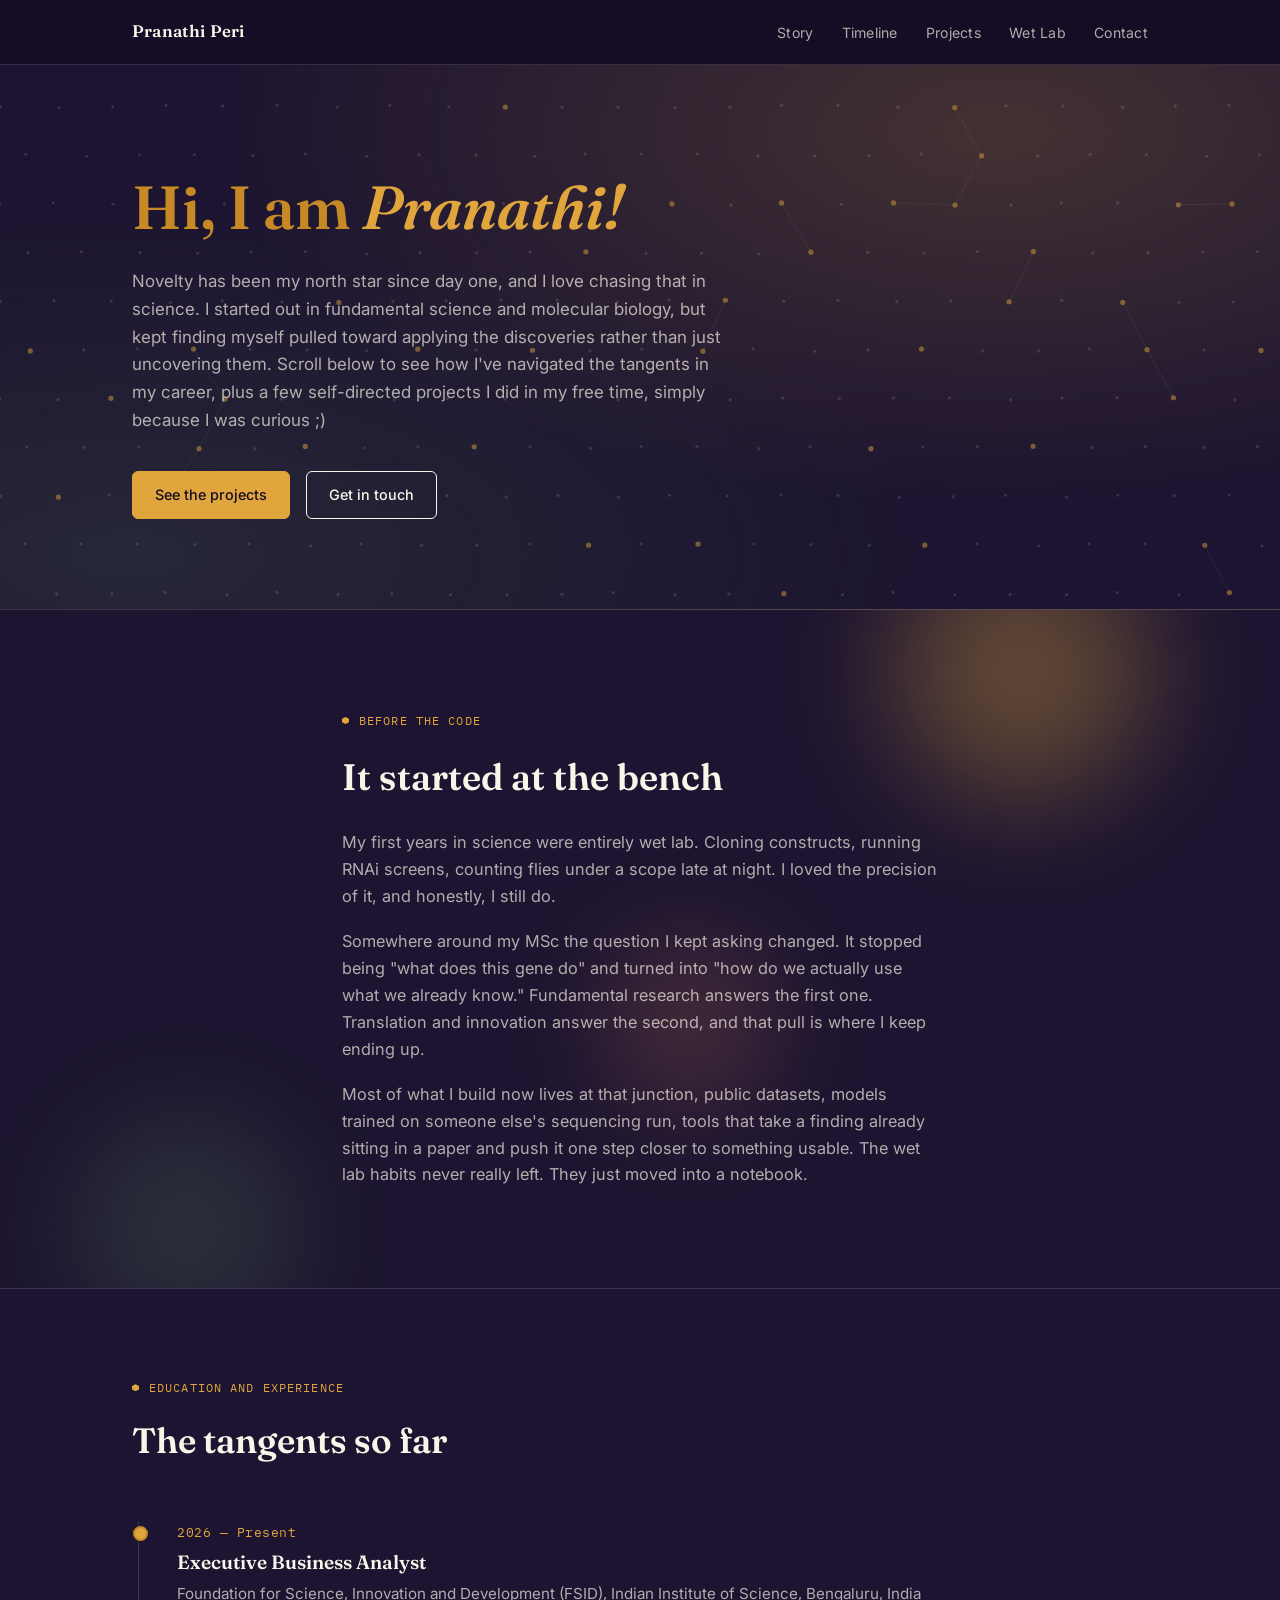
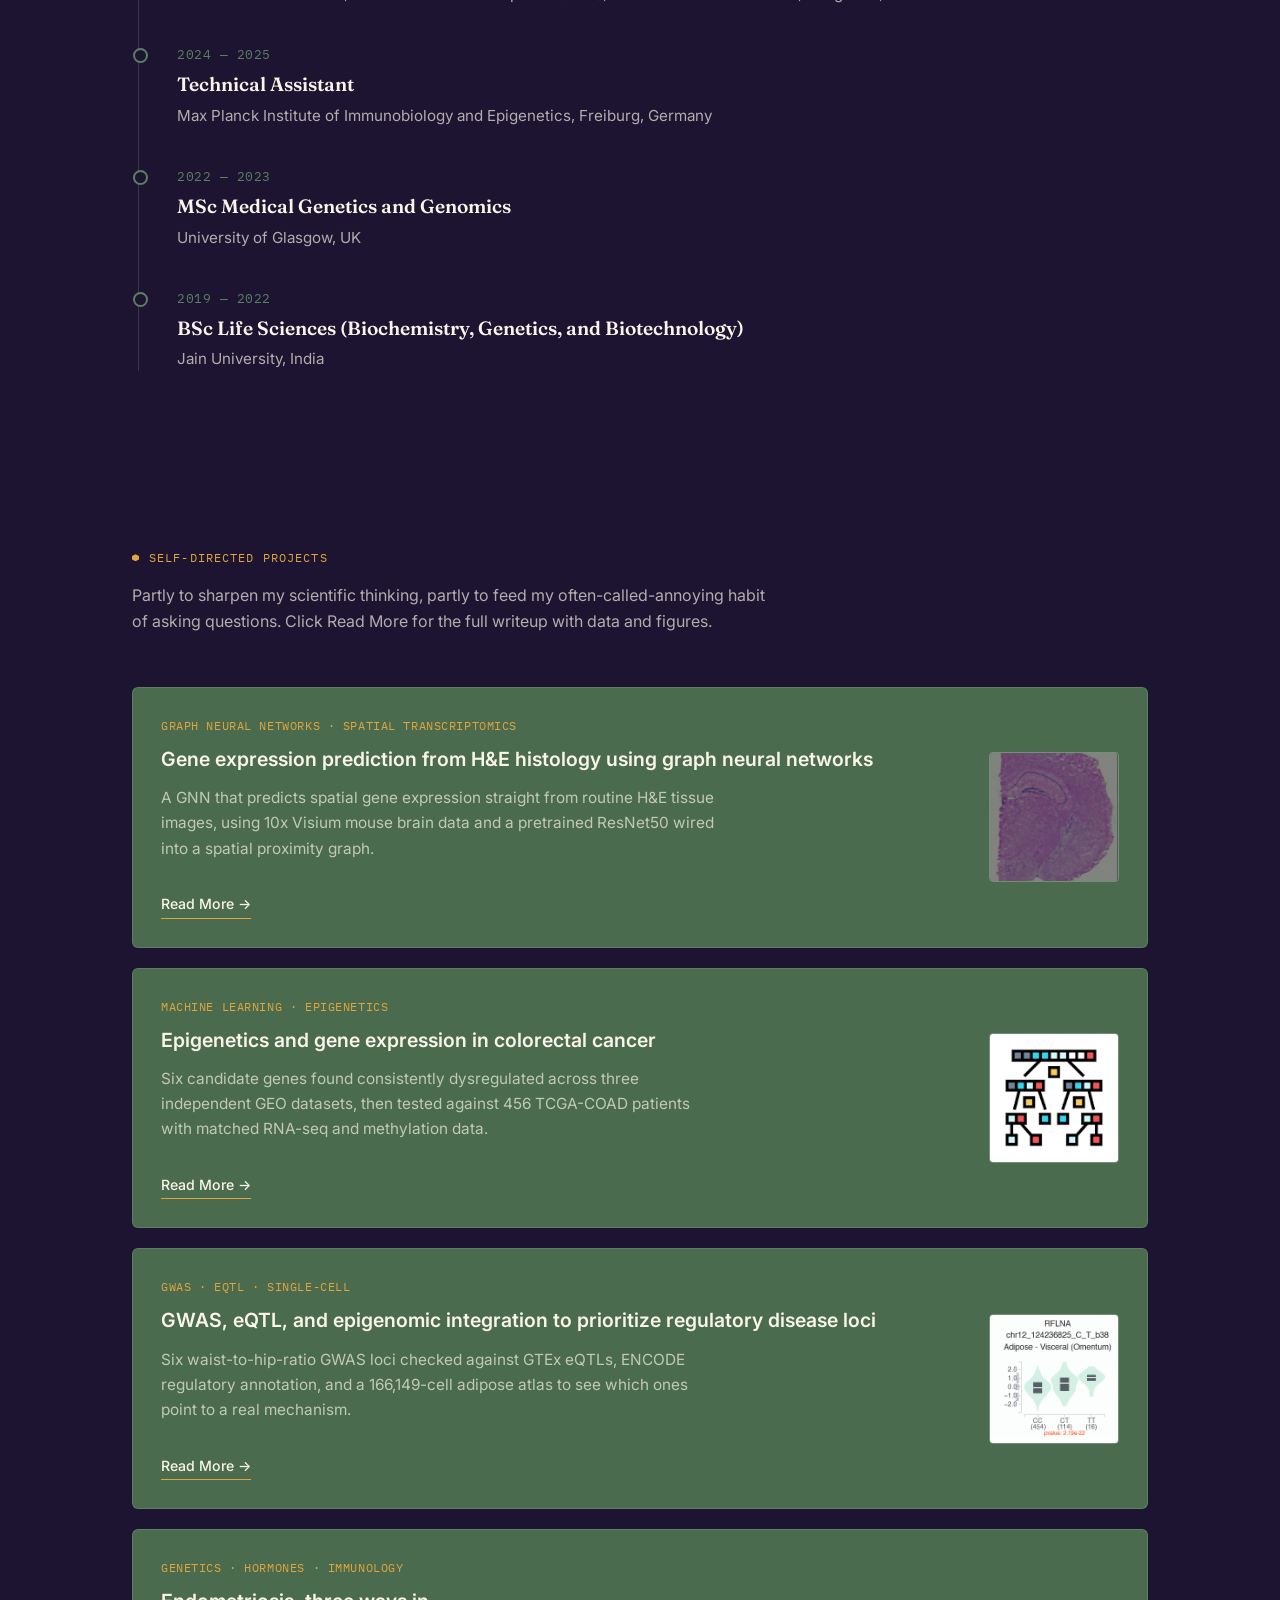
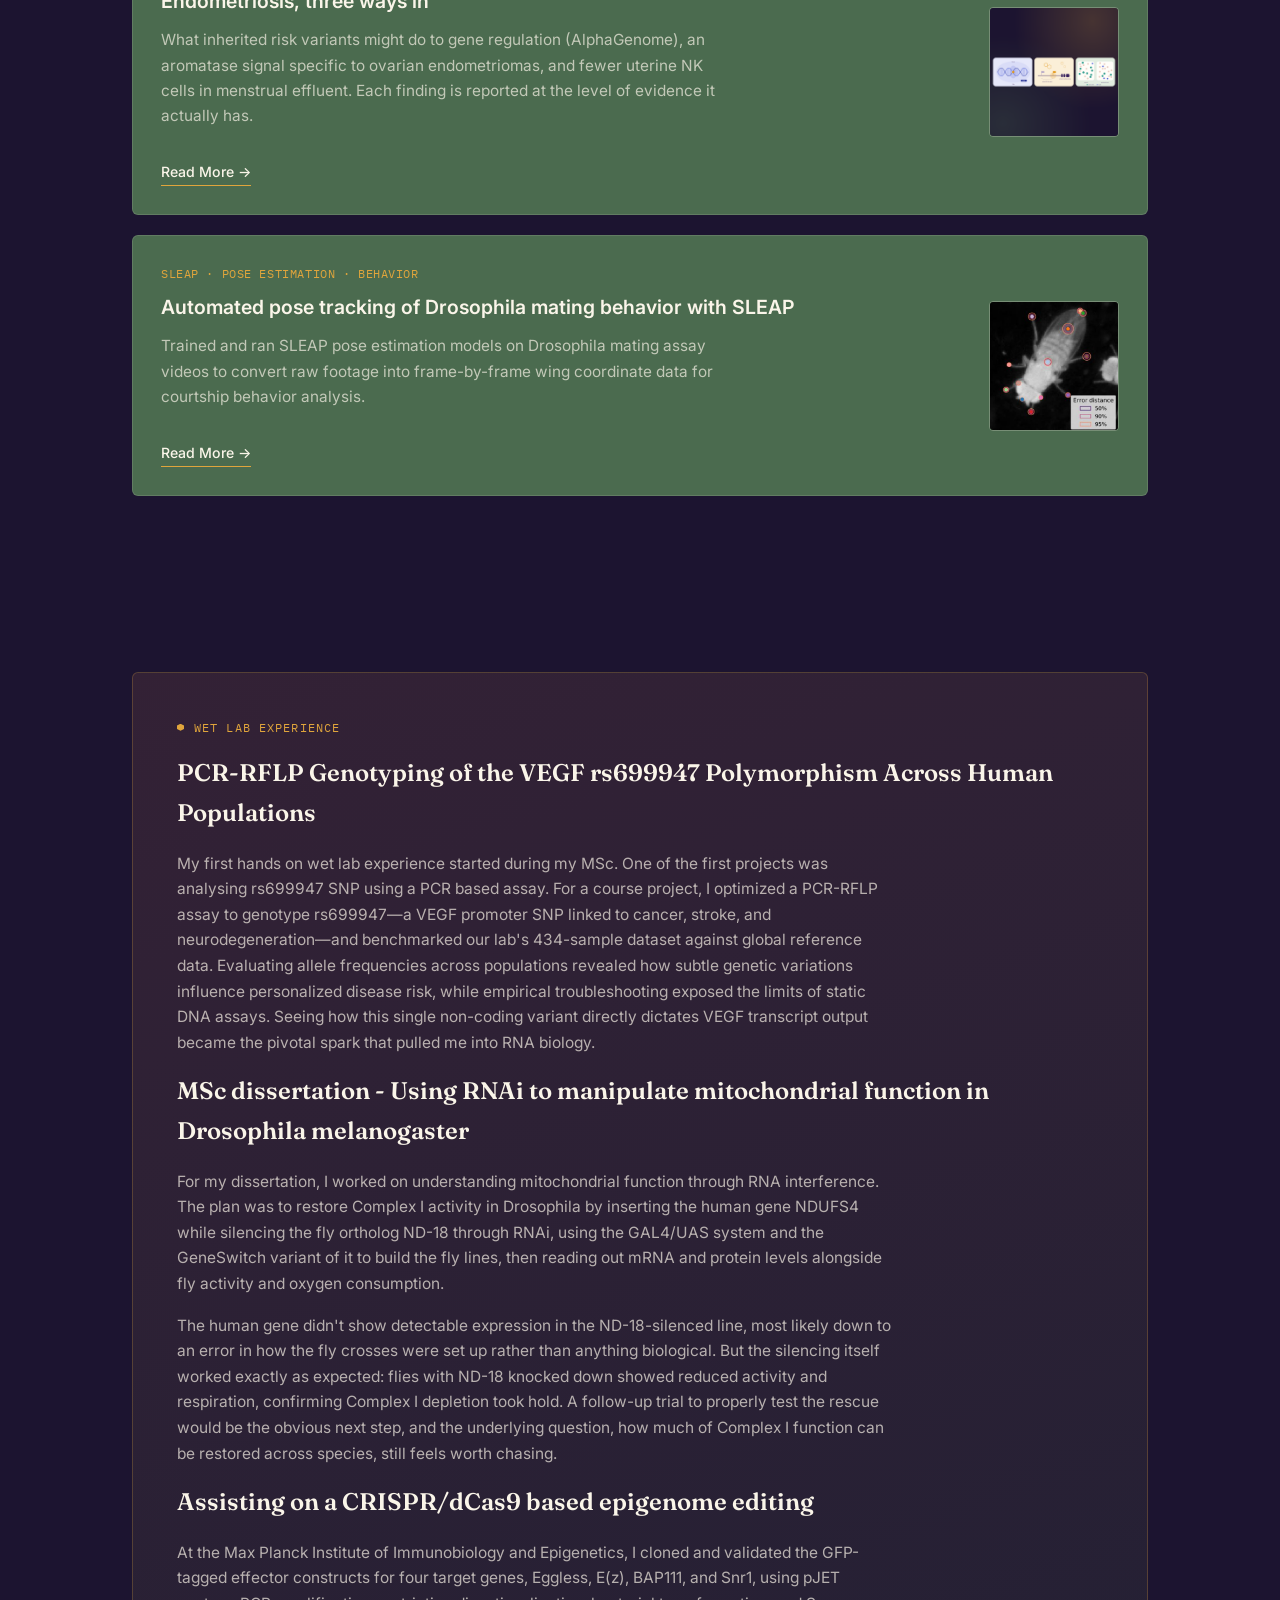
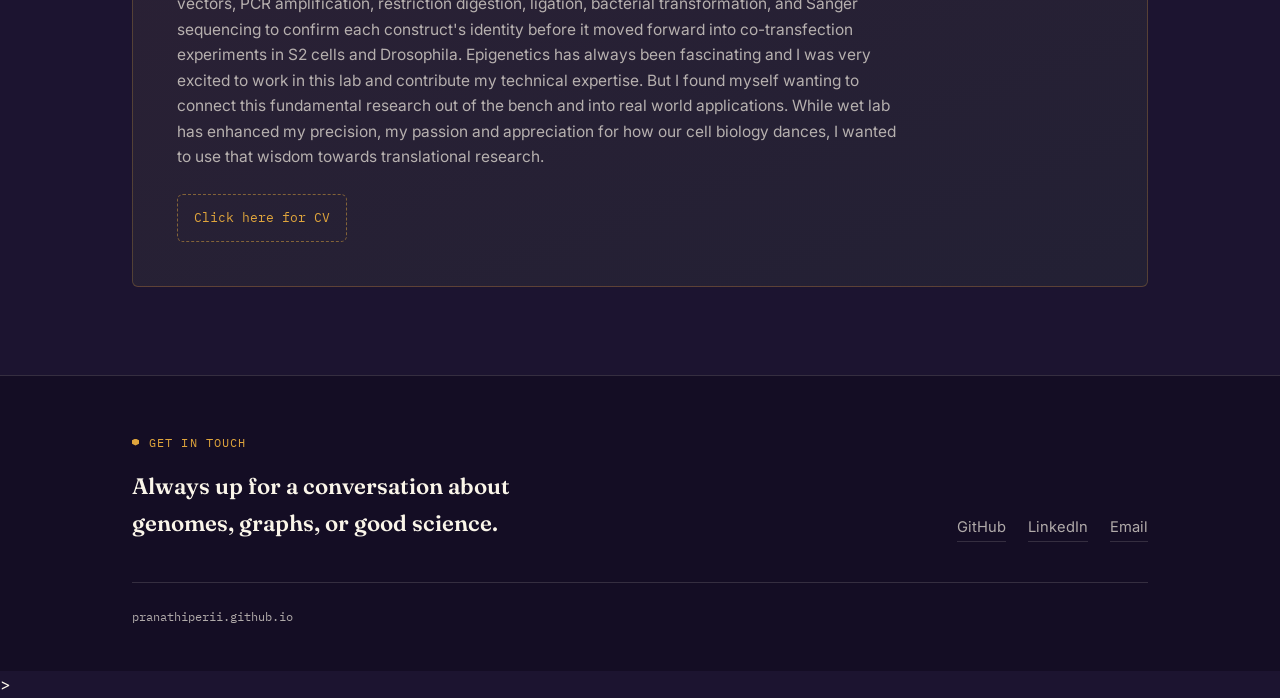
<file: index.html>
<!DOCTYPE html>
<html lang="en">

<head>
  <meta charset="UTF-8">
  <meta name="viewport" content="width=device-width, initial-scale=1.0">
  <title>Pranathi Peri</title>
  <meta name="description"
    content="Pranathi Peri — functional genomics, computational biology, and a few self-directed detours.">
  <link rel="preconnect" href="https://fonts.googleapis.com">
  <link rel="preconnect" href="https://fonts.gstatic.com" crossorigin>
  <link
    href="https://fonts.googleapis.com/css2?family=Fraunces:ital,opsz,wght@0,9..144,300;0,9..144,450;0,9..144,600;0,9..144,700;1,9..144,450;1,9..144,600&family=Inter:wght@400;500;600&family=IBM+Plex+Mono:wght@400;500&display=swap"
    rel="stylesheet">
  <link rel="stylesheet" href="style.css">
</head>

<body>
  <nav>
    <div class="nav-inner">
      <a href="index.html" class="nav-name">Pranathi Peri</a>
      <button class="nav-toggle" id="navToggle" aria-label="Toggle menu" aria-expanded="false">
        <span></span><span></span><span></span>
      </button>
      <ul class="nav-links" id="navLinks">
        <li><a href="#origin">Story</a></li>
        <li><a href="#timeline">Timeline</a></li>
        <li><a href="#work">Projects</a></li>
        <li><a href="#wetlab">Wet Lab</a></li>
        <li><a href="#contact">Contact</a></li>
      </ul>
    </div>
  </nav>

  <header class="hero">
    <canvas id="lattice"></canvas>
    <div class="wrap hero-inner">
      <h1>Hi, I am <em>Pranathi!</em></h1>
      <p class="lede">Novelty has been my north star since day one, and I love chasing that in science. I started out in
        fundamental science and molecular biology, but kept finding myself pulled toward applying the discoveries rather
        than just uncovering them. Scroll below to see how I've navigated the tangents in my career, plus a few
        self-directed projects I did in my free time, simply because I was curious ;)</p>
      <div class="cta-row">
        <a href="#work" class="btn btn-primary">See the projects</a>
        <a href="#contact" class="btn btn-ghost">Get in touch</a>
      </div>
    </div>
  </header>

  <section id="origin" class="origin">
    <div class="blob blob-gold"></div>
    <div class="blob blob-moss"></div>
    <div class="blob blob-terracotta"></div>
    <div class="wrap origin-inner">
      <div class="eyebrow">before the code</div>
      <h2>It started at the bench</h2>
      <p>My first years in science were entirely wet lab. Cloning constructs, running RNAi screens, counting flies under
        a scope late at night. I loved the precision of it, and honestly, I still do.</p>
      <p>Somewhere around my MSc the question I kept asking changed. It stopped being "what does this gene do" and
        turned into "how do we actually use what we already know." Fundamental research answers the first one.
        Translation and innovation answer the second, and that pull is where I keep ending up.</p>
      <p>Most of what I build now lives at that junction, public datasets, models trained on someone else's sequencing
        run, tools that take a finding already sitting in a paper and push it one step closer to something usable. The
        wet lab habits never really left. They just moved into a notebook.</p>
    </div>
  </section>

  <section id="timeline">
    <div class="wrap">
      <div class="section-head">
        <div class="eyebrow">education and experience</div>
        <h2>The tangents so far</h2>
      </div>
      <div class="timeline">
        <div class="t-item current">
          <div class="t-year">2026 — Present</div>
          <div class="t-role">Executive Business Analyst</div>
          <div class="t-org">Foundation for Science, Innovation and Development (FSID), Indian Institute of Science, Bengaluru, India</div>
        </div>
        <div class="t-item">
          <div class="t-year">2024 — 2025</div>
          <div class="t-role">Technical Assistant</div>
          <div class="t-org">Max Planck Institute of Immunobiology and Epigenetics, Freiburg, Germany</div>
        </div>
        <div class="t-item">
          <div class="t-year">2022 — 2023</div>
          <div class="t-role">MSc Medical Genetics and Genomics</div>
          <div class="t-org">University of Glasgow, UK</div>
        </div>
        <div class="t-item">
          <div class="t-year">2019 — 2022</div>
          <div class="t-role">BSc Life Sciences (Biochemistry, Genetics, and Biotechnology)</div>
          <div class="t-org">Jain University, India</div>
        </div>
      </div>
    </div>
  </section>

  <section id="work">
    <div class="wrap">
      <div class="section-head">
        <div class="eyebrow">self-directed projects</div>
        <p>Partly to sharpen my scientific thinking, partly to feed my often-called-annoying habit of asking questions.
          Click Read More for the full writeup with data and figures.</p>
      </div>

      <div class="projects" id="projects"></div>
    </div>
  </section>

  <section id="wetlab">
    <div class="wrap">
      <div class="wetlab">
        <div class="eyebrow"> Wet Lab Experience</div>
  

        <h3> PCR-RFLP Genotyping of the VEGF rs699947 Polymorphism Across Human Populations </h3>
          <p>My first hands on wet lab experience started during my MSc. One of the first projects was analysing
            rs699947 SNP using a PCR based assay. For a course project, I optimized a PCR-RFLP assay to genotype
            rs699947—a VEGF promoter SNP linked to cancer, stroke, and neurodegeneration—and benchmarked our lab's
            434-sample dataset against global reference data.

            Evaluating allele frequencies across populations revealed how subtle genetic variations influence
            personalized disease risk, while empirical troubleshooting exposed the limits of static DNA assays.

            Seeing how this single non-coding variant directly dictates VEGF transcript output became the pivotal spark
            that pulled me into RNA biology.</p>

        <h3> MSc dissertation - Using RNAi to manipulate mitochondrial function in Drosophila melanogaster </h3>
          <p> For my dissertation, I worked on understanding mitochondrial function through RNA interference. The plan
            was to restore Complex I activity in Drosophila by inserting the human gene NDUFS4 while silencing the fly
            ortholog ND-18 through RNAi, using the GAL4/UAS system and the GeneSwitch variant of it to build the fly
            lines, then reading out mRNA and protein levels alongside fly activity and oxygen consumption.</p>
          <p> The human gene didn't show detectable expression in the ND-18-silenced line, most likely down to an error
            in how the fly crosses were set up rather than anything biological. But the silencing itself worked exactly
            as expected: flies with ND-18 knocked down showed reduced activity and respiration, confirming Complex I
            depletion took hold. A follow-up trial to properly test the rescue would be the obvious next step, and the
            underlying question, how much of Complex I function can be restored across species, still feels worth
            chasing.

          </p>

          <h3> Assisting on a CRISPR/dCas9 based epigenome editing</h3>
          <p>At the Max Planck Institute of Immunobiology and Epigenetics, I cloned and validated the GFP-tagged
            effector constructs for four target genes, Eggless, E(z), BAP111, and Snr1, using pJET vectors, PCR
            amplification, restriction digestion, ligation, bacterial transformation, and Sanger sequencing to confirm
            each construct's identity before it moved forward into co-transfection experiments in S2 cells and
            Drosophila. Epigenetics has always been fascinating and I was very excited to work in this lab and
            contribute my technical expertise. But I found myself wanting to connect this fundamental research out of
            the bench and into real world applications. While wet lab has enhanced my precision, my passion and
            appreciation for how our cell biology dances, I wanted to use that wisdom towards translational research.
          </p>
          <div class="doc-note"><a class = "no-underline" href="pranathiperiCVjune2026.pdf">Click here for CV</a> </div>
      </div>
    </div>
  </section>

  <footer id="contact">
    <div class="wrap">
      <div class="footer-inner">
        <div>
          <div class="eyebrow">get in touch</div>
          <h2 class="footer-title">Always up for a conversation about genomes, graphs, or good science.</h2>
        </div>
        <div class="footer-links">
          <a href="https://github.com/pranathiperii" target="_blank" rel="noopener">GitHub</a>
          <a href="https://www.linkedin.com/in/pranathiperii/" target="_blank" rel="noopener">LinkedIn</a>
          <a href="mailto:pranathiperi7@gmail.com">Email</a>
        </div>
      </div>
      <div class="footer-bottom">
        <span>pranathiperii.github.io</span>

      </div>
    </div>
  </footer>

  <script>
    /* ---------- mobile nav ---------- */
    const navToggle = document.getElementById('navToggle');
    const navLinks = document.getElementById('navLinks');
    navToggle.addEventListener('click', () => {
      const isOpen = navLinks.classList.toggle('open');
      navToggle.setAttribute('aria-expanded', isOpen);
    });
    navLinks.querySelectorAll('a').forEach(a => a.addEventListener('click', () => {
      navLinks.classList.remove('open');
      navToggle.setAttribute('aria-expanded', 'false');
    }));

    /* ---------- hero lattice: hexagonal spot grid w/ drifting graph edges ---------- */
    (function () {
      const canvas = document.getElementById('lattice');
      const ctx = canvas.getContext('2d');
      let w, h, points = [];
      const reduceMotion = window.matchMedia('(prefers-reduced-motion: reduce)').matches;

      function resize() {
        w = canvas.width = canvas.offsetWidth * devicePixelRatio;
        h = canvas.height = canvas.offsetHeight * devicePixelRatio;
        buildGrid();
      }

      function buildGrid() {
        points = [];
        const spacing = 56 * devicePixelRatio;
        const rowH = spacing * 0.87;
        let row = 0;
        for (let y = -spacing; y < h + spacing; y += rowH) {
          const offset = (row % 2) * (spacing / 2);
          for (let x = -spacing; x < w + spacing; x += spacing) {
            points.push({
              x: x + offset, y: y,
              baseX: x + offset, baseY: y,
              phase: Math.random() * Math.PI * 2,
              active: Math.random() < 0.16
            });
          }
          row++;
        }
      }

      function draw(t) {
        ctx.clearRect(0, 0, w, h);
        const baseColor = '250,245,233';
        const goldColor = '224,165,60';

        for (const p of points) {
          const drift = reduceMotion ? 0 : Math.sin(t / 2600 + p.phase) * 3 * devicePixelRatio;
          p.x = p.baseX + drift;
          p.y = p.baseY + drift * 0.4;
        }

        ctx.lineWidth = 1 * devicePixelRatio;
        for (let i = 0; i < points.length; i++) {
          const a = points[i];
          if (!a.active) continue;
          for (let j = i + 1; j < points.length; j++) {
            const b = points[j];
            if (!b.active) continue;
            const dx = a.x - b.x, dy = a.y - b.y;
            const dist = Math.sqrt(dx * dx + dy * dy);
            if (dist < 90 * devicePixelRatio) {
              const alpha = (1 - dist / (90 * devicePixelRatio)) * 0.28;
              ctx.strokeStyle = `rgba(${baseColor},${alpha})`;
              ctx.beginPath();
              ctx.moveTo(a.x, a.y);
              ctx.lineTo(b.x, b.y);
              ctx.stroke();
            }
          }
        }

        for (const p of points) {
          const r = (p.active ? 2.6 : 1.6) * devicePixelRatio;
          ctx.beginPath();
          ctx.arc(p.x, p.y, r, 0, Math.PI * 2);
          ctx.fillStyle = p.active ? `rgba(${goldColor},0.8)` : `rgba(${baseColor},0.22)`;
          ctx.fill();
        }

        if (!reduceMotion) requestAnimationFrame(draw);
      }

      window.addEventListener('resize', resize);
      resize();
      requestAnimationFrame(draw);
    })();

    /* ---------- project data + render ---------- */
    const projects = [
      {
        tag: "graph neural networks · spatial transcriptomics",
        title: "Gene expression prediction from H&E histology using graph neural networks",
        summary: "A GNN that predicts spatial gene expression straight from routine H&E tissue images, using 10x Visium mouse brain data and a pretrained ResNet50 wired into a spatial proximity graph.",
        media: "assets/gene-expression-prediction-project-fig.jpeg",
        href: "gene-expression-prediction.html"
      },
      {
        tag: "machine learning · epigenetics",
        title: "Epigenetics and gene expression in colorectal cancer",
        summary: "Six candidate genes found consistently dysregulated across three independent GEO datasets, then tested against 456 TCGA-COAD patients with matched RNA-seq and methylation data.",
        media: "assets/RF.png",
        href: "ML_CRC.html"
      },
      {
        tag: "GWAS · eQTL · single-cell",
        title: "GWAS, eQTL, and epigenomic integration to prioritize regulatory disease loci",
        summary: "Six waist-to-hip-ratio GWAS loci checked against GTEx eQTLs, ENCODE regulatory annotation, and a 166,149-cell adipose atlas to see which ones point to a real mechanism.",
        media: "assets/rflna_adipose.png",
        href: "GWAS.html"

      },
      {
        tag: "genetics · hormones · immunology",
        title: "Endometriosis, three ways in",
        summary: "What inherited risk variants might do to gene regulation (AlphaGenome), an aromatase signal specific to ovarian endometriomas, and fewer uterine NK cells in menstrual effluent. Each finding is reported at the level of evidence it actually has.",
        media: "assets/endometriosis-three-lenses.png",
        href: "endometriosis.html"
      },
      {
        tag: "SLEAP · pose estimation · behavior",
        title: "Automated pose tracking of Drosophila mating behavior with SLEAP",
        summary: "Trained and ran SLEAP pose estimation models on Drosophila mating assay videos to convert raw footage into frame-by-frame wing coordinate data for courtship behavior analysis.",
        media: "assets/Screenshot 2026-07-19 104921.png",
        href: "SLEAP.html"
      }
    ];

    const projectsEl = document.getElementById('projects');

    projects.forEach((proj) => {
      const card = document.createElement('div');
      card.className = 'card';

      const mediaHTML = proj.media
        ? `<div class="card-media"><img src="${proj.media}" alt="${proj.title}"></div>`
        : '';

      card.innerHTML = `
                                                                                                                                                                                                                                                                                                                                                                                                                                                                                                                                                                                                                                                                                                                                                                                                                                                                                                                                                                                                                <div class="card-text">
                                                                                                                                                                                                                                                                                                                                                                                                                                                                                                                                                                                                                                                                                                                                                                                                                                                                                                                                                                                                                      <div class="card-tag">${proj.tag}</div>
                                                                                                                                                                                                                                                                                                                                                                                                                                                                                                                                                                                                                                                                                                                                                                                                                                                                                                                                                                                                                            <div class="card-title">${proj.title}</div>
                                                                                                                                                                                                                                                                                                                                                                                                                                                                                                                                                                                                                                                                                                                                                                                                                                                                                                                                                                                                                                  <p class="card-summary">${proj.summary}</p>
                                                                                                                                                                                                                                                                                                                                                                                                                                                                                                                                                                                                                                                                                                                                                                                                                                                                                                                                                                                                                                        <a class="read-more" href="${proj.href}" target="_blank" rel="noopener">Read More →</a>
                                                                                                                                                                                                                                                                                                                                                                                                                                                                                                                                                                                                                                                                                                                                                                                                                                                                                                                                                                                                                                            </div>
                                                                                                                                                                                                                                                                                                                                                                                                                                                                                                                                                                                                                                                                                                                                                                                                                                                                                                                                                                                                                                                ${mediaHTML}
                                                                                                                                                                                                                                                                                                                                                                                                                                                                                                                                                                                                                                                                                                                                                                                                                                                                                                                                                                                                                                                  `;

      projectsEl.appendChild(card);
    });
  </script>

</body>

</html>
>
</file>
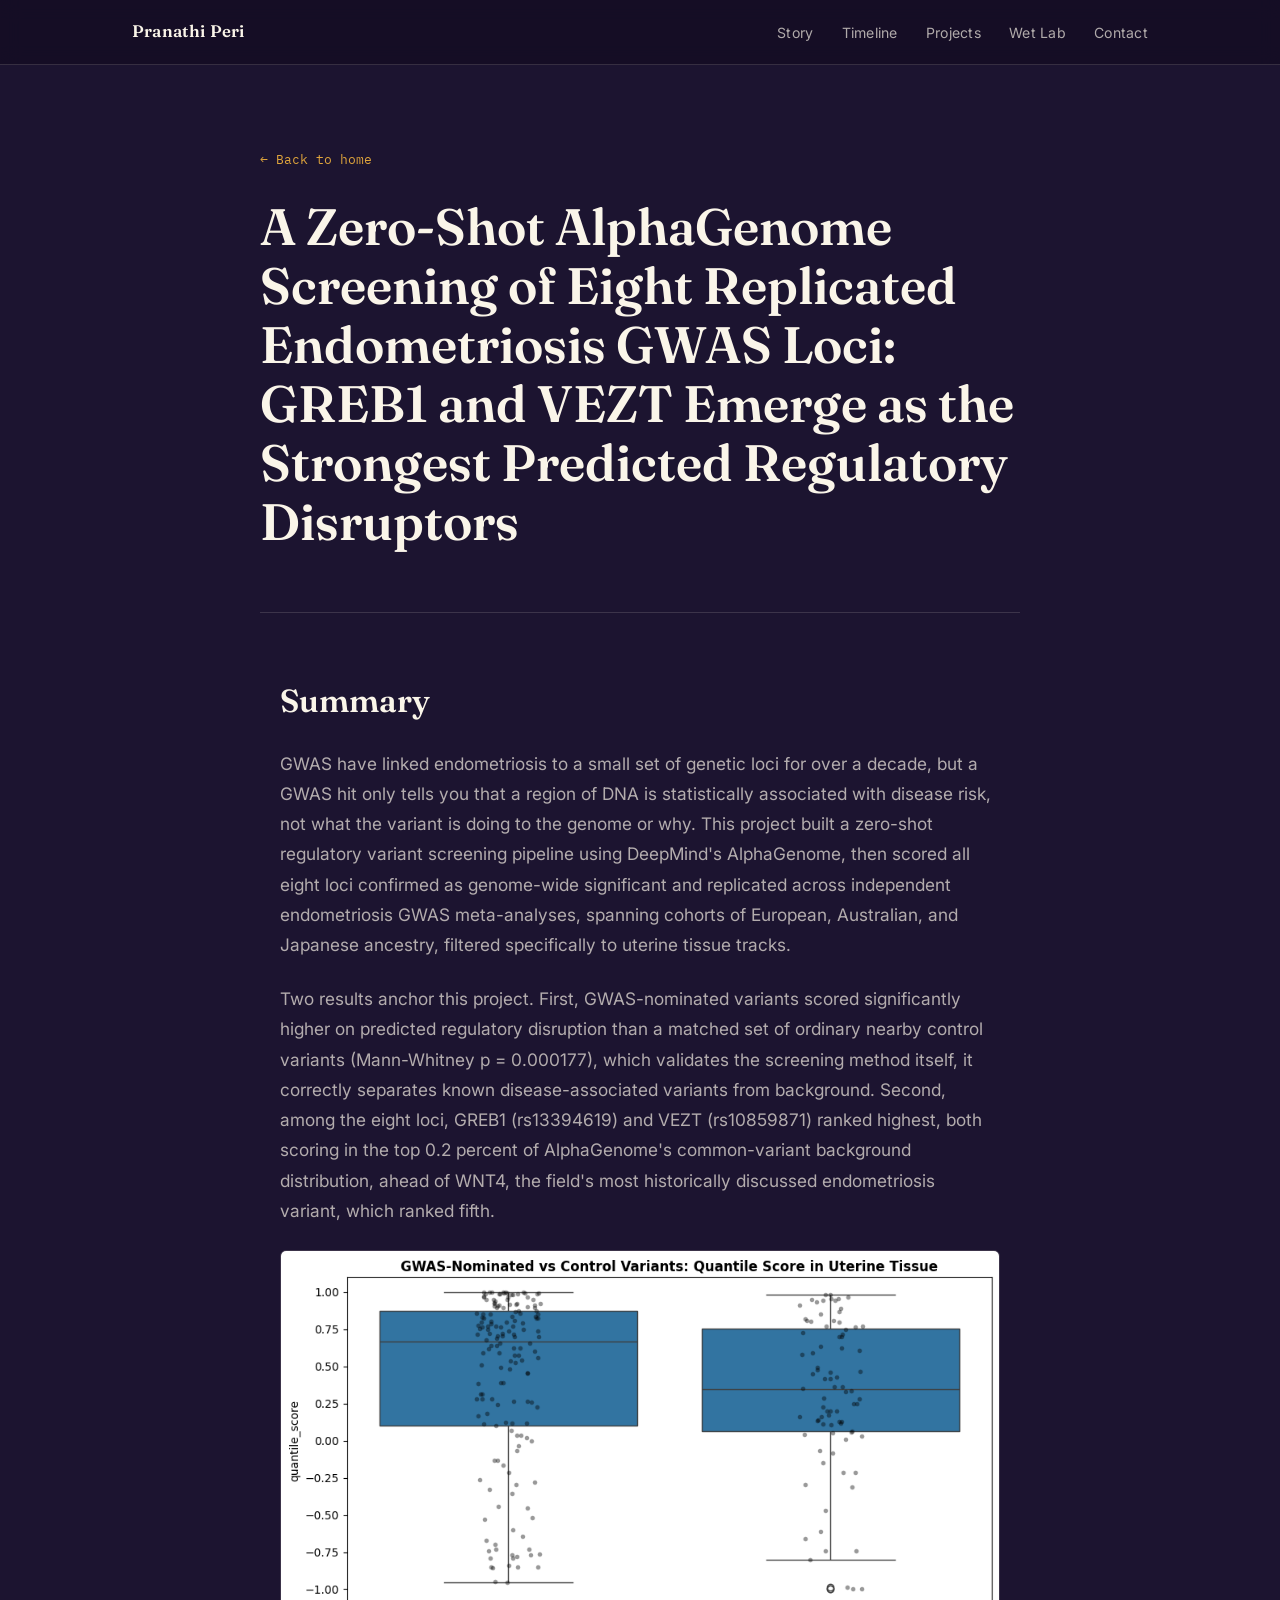
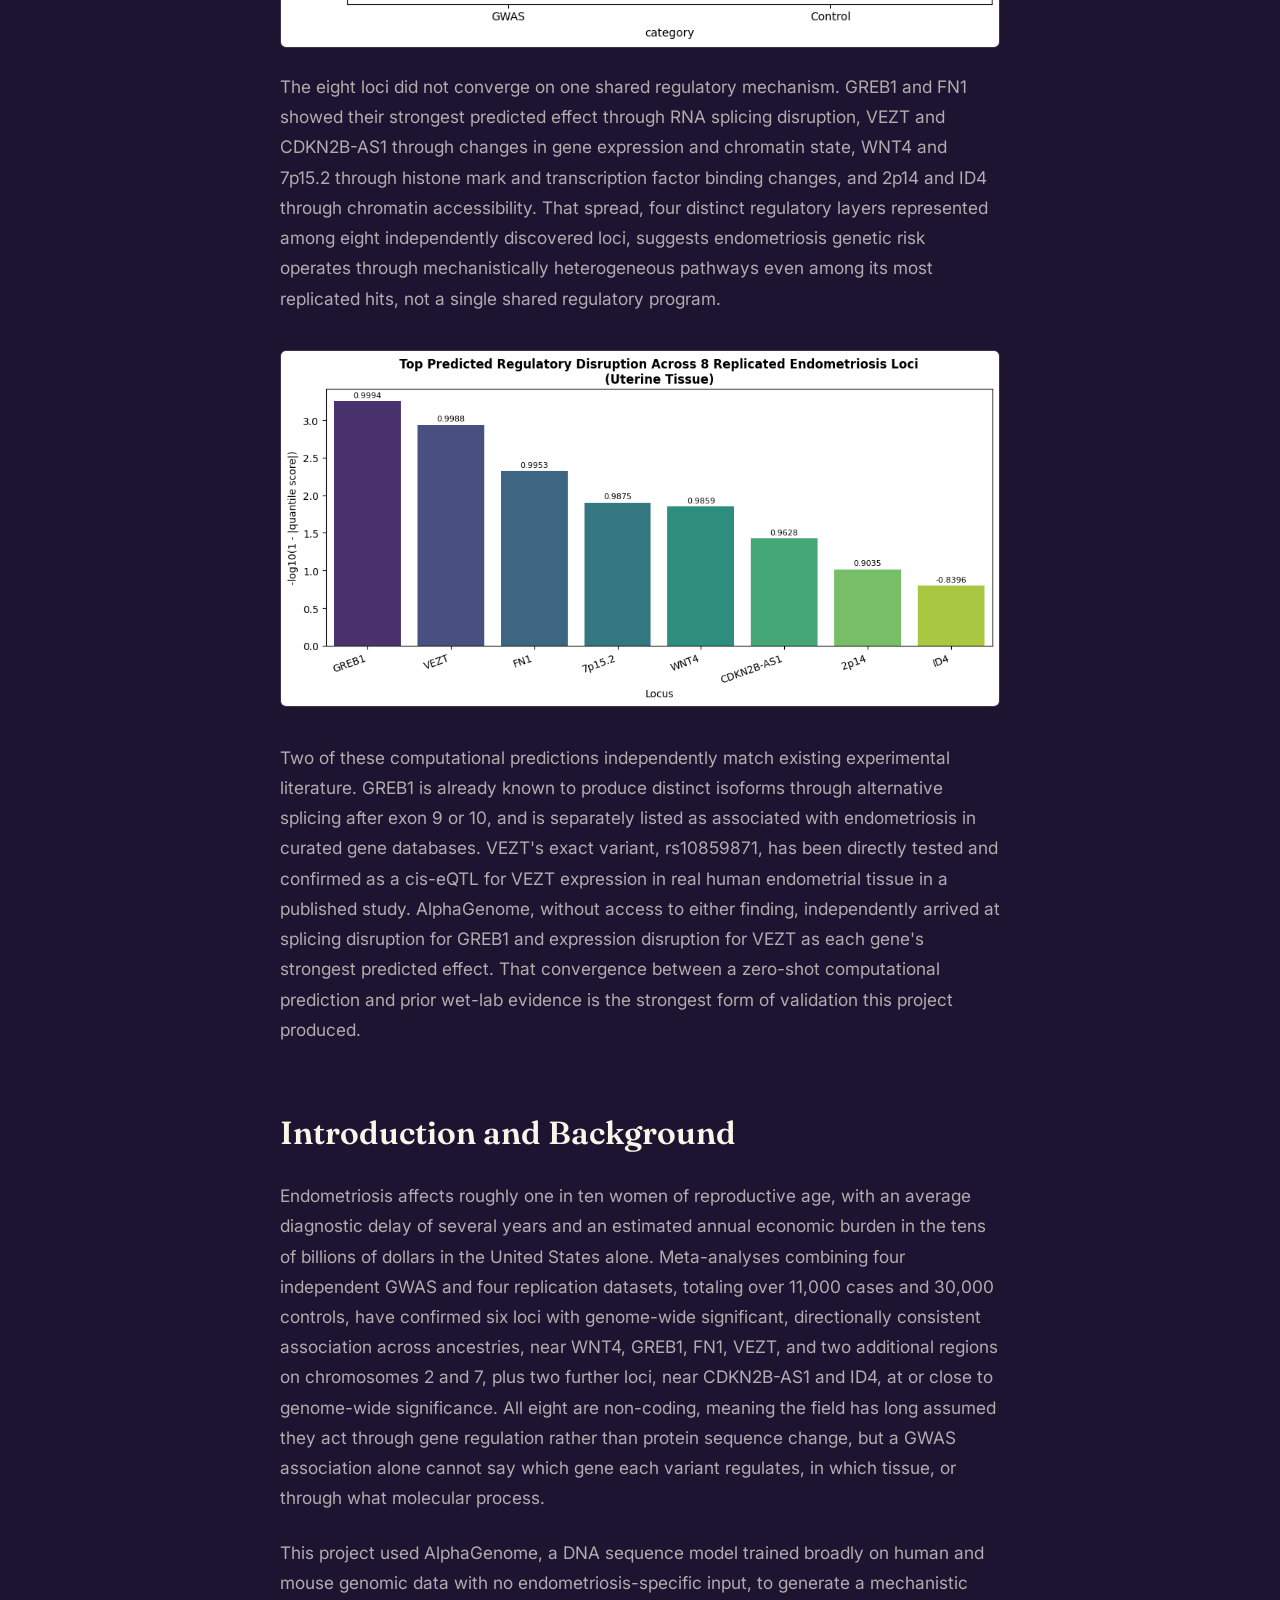
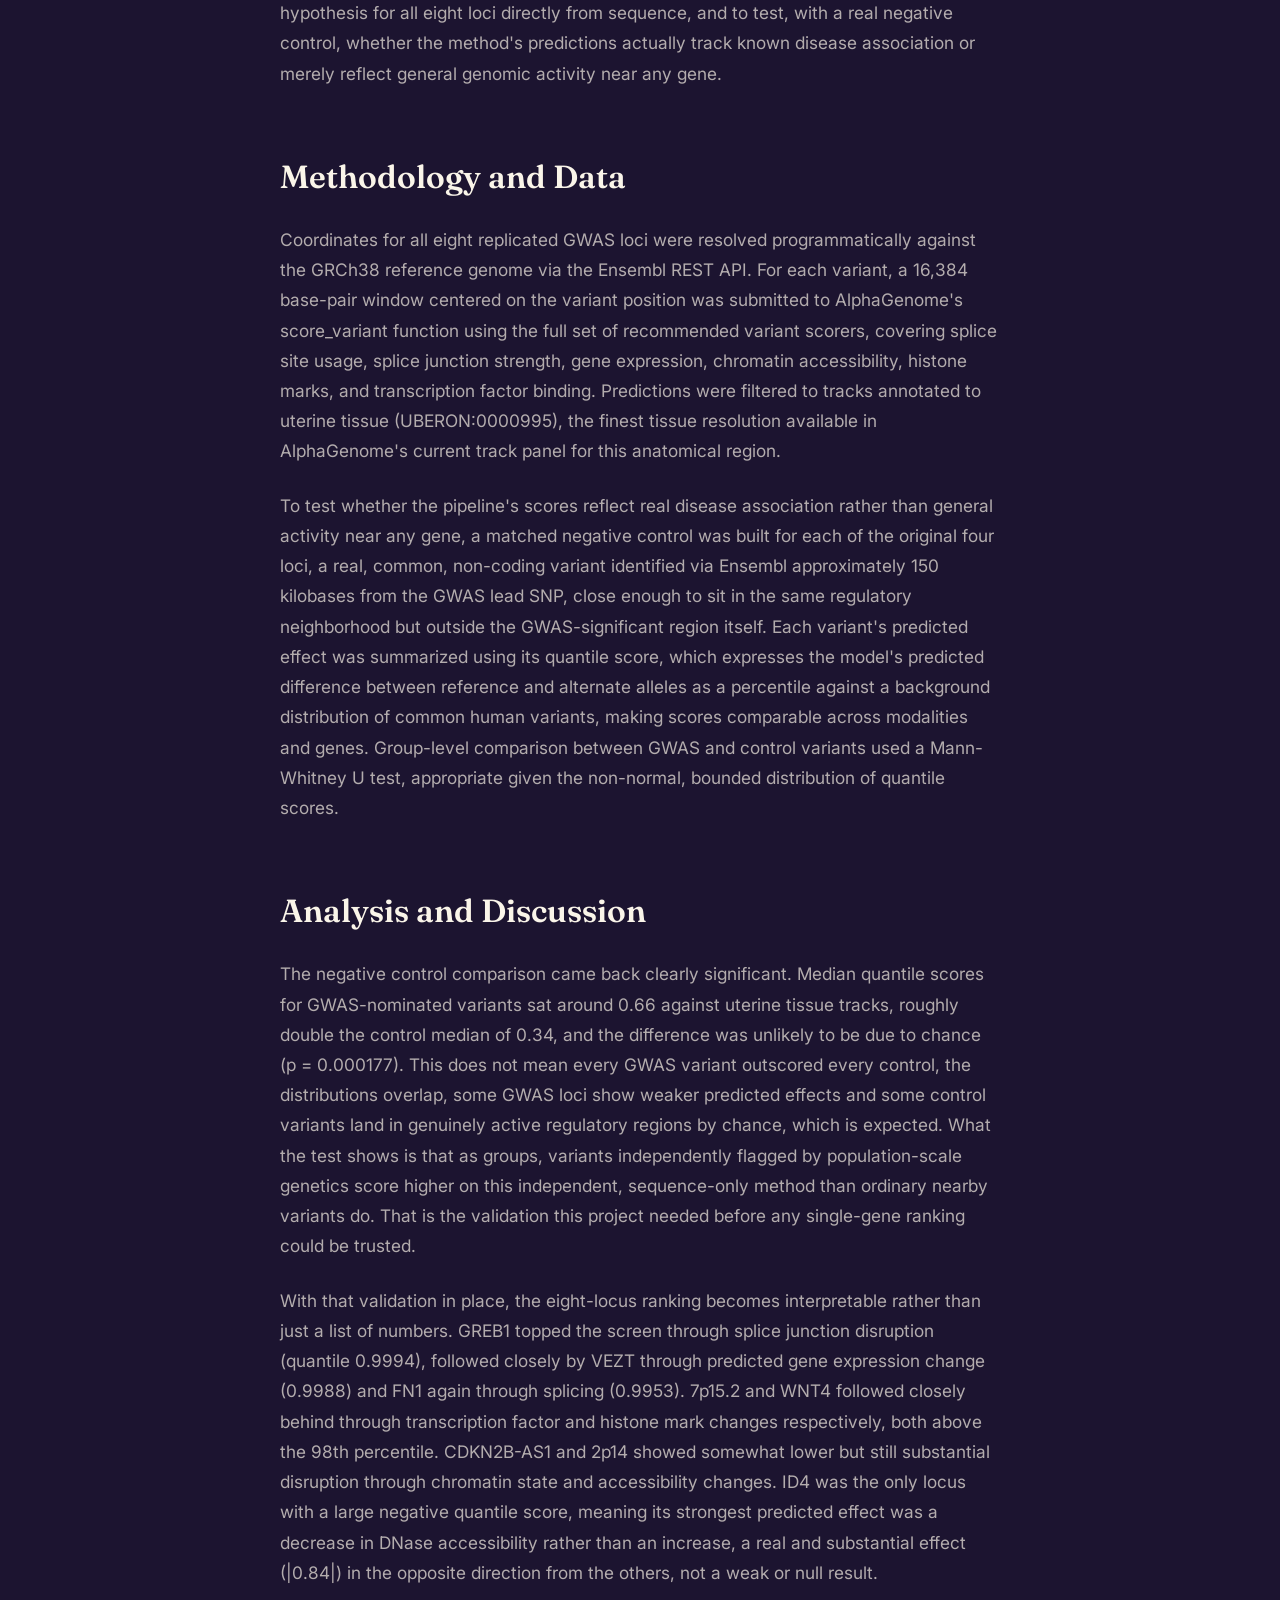
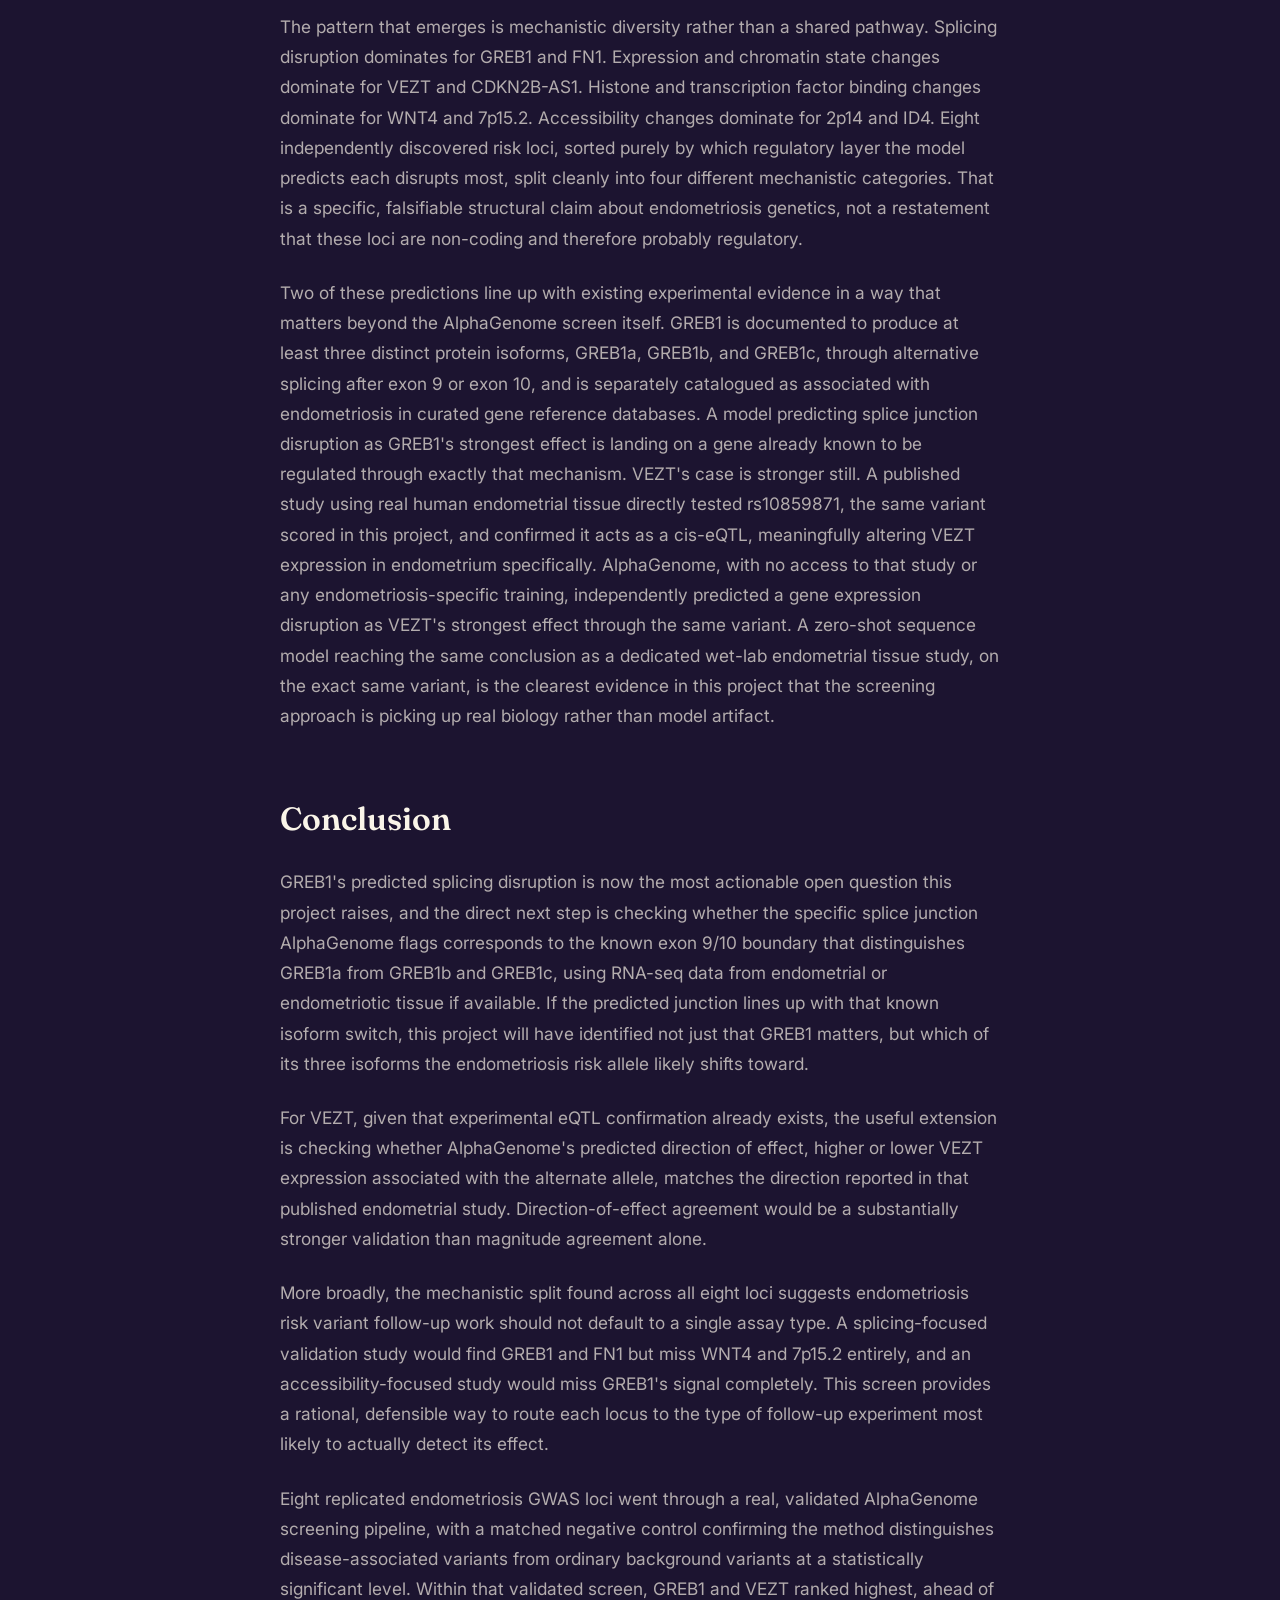
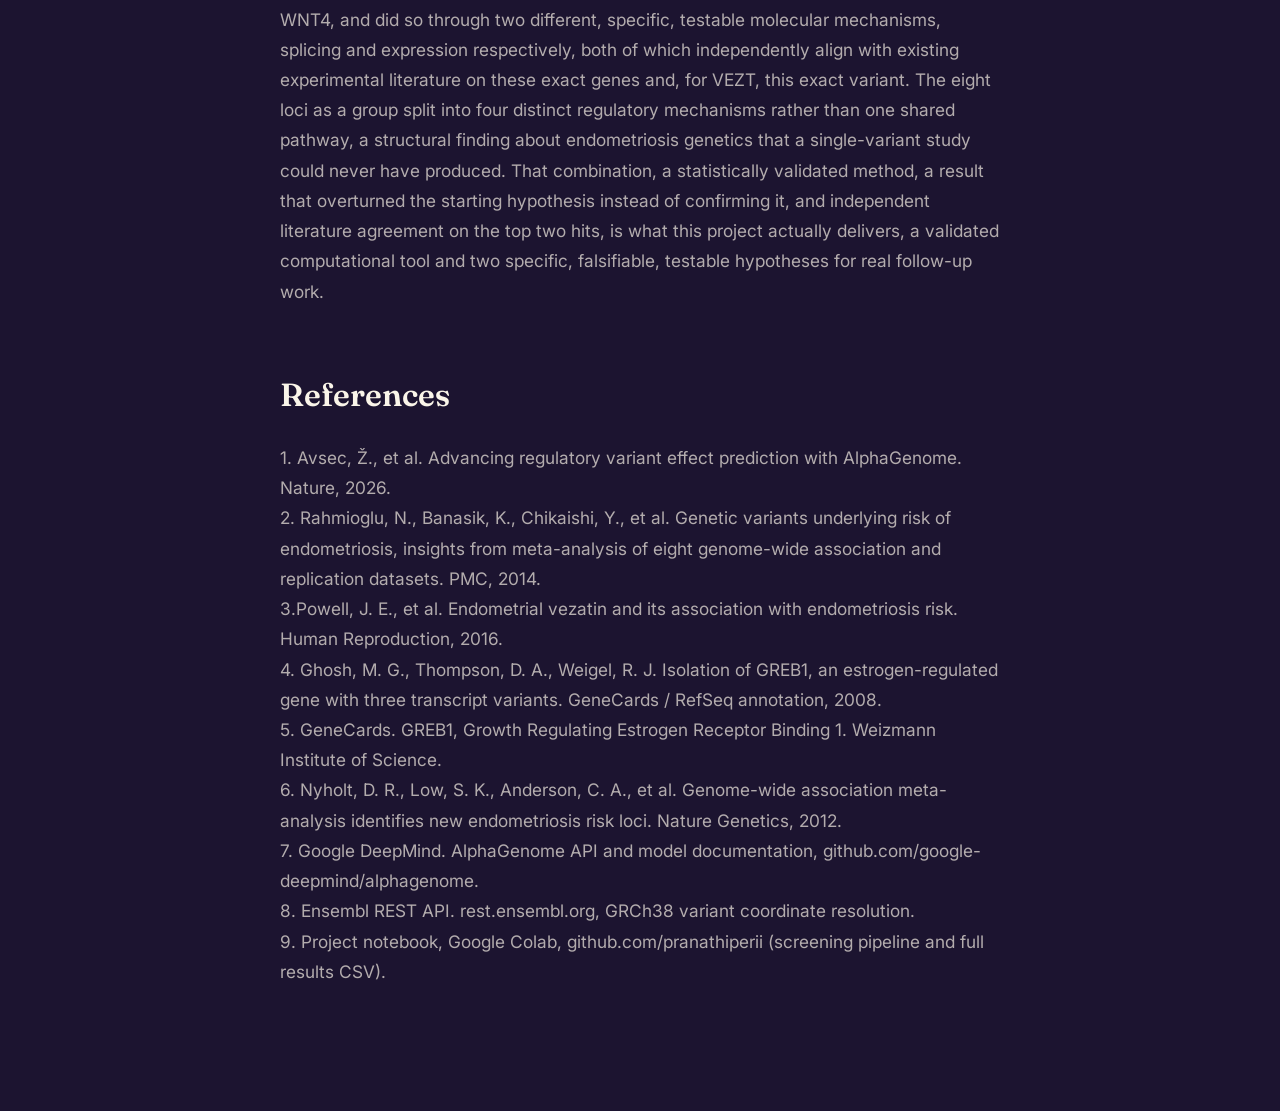
<file: Alphagenome.html>
<!DOCTYPE html>
<html lang="en">
<head>
<meta charset="UTF-8">
<meta name="viewport" content="width=device-width, initial-scale=1.0">
<title>Pranathi Peri</title>
<meta name="description" content="Pranathi Peri — functional genomics, computational biology, and a few self-directed detours.">
<link rel="preconnect" href="https://fonts.googleapis.com">
<link rel="preconnect" href="https://fonts.gstatic.com" crossorigin>
<link href="https://fonts.googleapis.com/css2?family=Fraunces:ital,opsz,wght@0,9..144,300;0,9..144,450;0,9..144,600;0,9..144,700;1,9..144,450;1,9..144,600&family=Inter:wght@400;500;600&family=IBM+Plex+Mono:wght@400;500&display=swap" rel="stylesheet">
<link rel="stylesheet" href="style.css">
</head>
<body>

<nav>
  <div class="nav-inner">
      <a href="index.html" class="nav-name">Pranathi Peri</a>
          <button class="nav-toggle" id="navToggle" aria-label="Toggle menu" aria-expanded="false">
                <span></span><span></span><span></span>
                    </button>
                        <ul class="nav-links" id="navLinks">
                              <li><a href="#origin">Story</a></li>
                                    <li><a href="#timeline">Timeline</a></li>
                                          <li><a href="#work">Projects</a></li>
                                                <li><a href="#wetlab">Wet Lab</a></li>
                                                      <li><a href="#contact">Contact</a></li>
                                                          </ul>
                                                            </div>
                                                            </nav>
                                                            
                                                            <main class="article-page">
                                                              <div class="wrap">
                                                                  <header class="article-header">
                                                                        <a href="index.html" class="back-link">&larr; Back to home</a>
                                                                              <h1>A Zero-Shot AlphaGenome Screening of Eight Replicated Endometriosis GWAS Loci: GREB1 and VEZT Emerge as the Strongest Predicted Regulatory Disruptors </h1>
                                                                                    </div>
                                                                                        </header>
                                                                                        
                                                                                            <article class="article-body">
                                                                                                    <h2>Summary</h2>
                                                                                                            <p>
                                                                                                                   GWAS have linked endometriosis to a small set of genetic loci for over a decade, but a GWAS hit only tells you that a region of DNA is statistically associated with disease risk, not what the variant is doing to the genome or why. This project built a zero-shot regulatory variant screening pipeline using DeepMind's AlphaGenome, then scored all eight loci confirmed as genome-wide significant and replicated across independent endometriosis GWAS meta-analyses, spanning cohorts of European, Australian, and Japanese ancestry, filtered specifically to uterine tissue tracks.
                                                                                                                   <p></p>
                                                                                                                   Two results anchor this project. First, GWAS-nominated variants scored significantly higher on predicted regulatory disruption than a matched set of ordinary nearby control variants (Mann-Whitney p = 0.000177), which validates the screening method itself, it correctly separates known disease-associated variants from background. Second, among the eight loci, GREB1 (rs13394619) and VEZT (rs10859871) ranked highest, both scoring in the top 0.2 percent of AlphaGenome's common-variant background distribution, ahead of WNT4, the field's most historically discussed endometriosis variant, which ranked fifth.</p>
                                                                                                                           <p>
                                                                                                                                                                                                                                                                                                                                                                                                                      
                                                                                                                                                                                                                                                                                                             <img src="assets/gwasut.png" alt="Top 20 Features - Tumour vs Normal Classifier">
                                                                                                                                                                                                                                                                                              
                                                                                                                                                                                                                                                                                                                                 </figure>
                                                                                                                                                                                                                                                                                                                                 <p>The eight loci did not converge on one shared regulatory mechanism. GREB1 and FN1 showed their strongest predicted effect through RNA splicing disruption, VEZT and CDKN2B-AS1 through changes in gene expression and chromatin state, WNT4 and 7p15.2 through histone mark and transcription factor binding changes, and 2p14 and ID4 through chromatin accessibility. That spread, four distinct regulatory layers represented among eight independently discovered loci, suggests endometriosis genetic risk operates through mechanistically heterogeneous pathways even among its most replicated hits, not a single shared regulatory program.

                                                                                                                                                                                                                                                                                                                                 </p>
                                                                                                                                                                                                                                                                                                                                         <figure>
                                                                                                                                                                                                                                                                                                                                                     <img src="assets/alpha2.png" alt="Distribution of Pearson correlation across all 200 genes">
                                                                                                                                                                                                                                                                                                                                                                 
                                                                                                                                                                                                                                                                                                                                                                         </figure>
                                                                                                                                                                                                                                                                                                                                                                         <p> Two of these computational predictions independently match existing experimental literature. GREB1 is already known to produce distinct isoforms through alternative splicing after exon 9 or 10, and is separately listed as associated with endometriosis in curated gene databases. VEZT's exact variant, rs10859871, has been directly tested and confirmed as a cis-eQTL for VEZT expression in real human endometrial tissue in a published study. AlphaGenome, without access to either finding, independently arrived at splicing disruption for GREB1 and expression disruption for VEZT as each gene's strongest predicted effect. That convergence between a zero-shot computational prediction and prior wet-lab evidence is the strongest form of validation this project produced.

</p>
                                                                                                                                   <h2>Introduction and Background</h2>
                                                                                                                                           <p>
                                                                                                                                                  Endometriosis affects roughly one in ten women of reproductive age, with an average diagnostic delay of several years and an estimated annual economic burden in the tens of billions of dollars in the United States alone. Meta-analyses combining four independent GWAS and four replication datasets, totaling over 11,000 cases and 30,000 controls, have confirmed six loci with genome-wide significant, directionally consistent association across ancestries, near WNT4, GREB1, FN1, VEZT, and two additional regions on chromosomes 2 and 7, plus two further loci, near CDKN2B-AS1 and ID4, at or close to genome-wide significance. All eight are non-coding, meaning the field has long assumed they act through gene regulation rather than protein sequence change, but a GWAS association alone cannot say which gene each variant regulates, in which tissue, or through what molecular process.
                                                                                                                                                </p>
                                                                                                                                                              <p> 
                                                                                                                                                                     This project used AlphaGenome, a DNA sequence model trained broadly on human and mouse genomic data with no endometriosis-specific input, to generate a mechanistic hypothesis for all eight loci directly from sequence, and to test, with a real negative control, whether the method's predictions actually track known disease association or merely reflect general genomic activity near any gene.
                                                                                                                                                                     </p>                
                                                                                                                                                                                                                <h2>Methodology and Data</h2>
                                                                                                                                                                                                                <p>Coordinates for all eight replicated GWAS loci were resolved programmatically against the GRCh38 reference genome via the Ensembl REST API. For each variant, a 16,384 base-pair window centered on the variant position was submitted to AlphaGenome's score_variant function using the full set of recommended variant scorers, covering splice site usage, splice junction strength, gene expression, chromatin accessibility, histone marks, and transcription factor binding. Predictions were filtered to tracks annotated to uterine tissue (UBERON:0000995), the finest tissue resolution available in AlphaGenome's current track panel for this anatomical region.

                                                                                                                                                                                                                </p>
                                                                                                                                                                                                                <p>To test whether the pipeline's scores reflect real disease association rather than general activity near any gene, a matched negative control was built for each of the original four loci, a real, common, non-coding variant identified via Ensembl approximately 150 kilobases from the GWAS lead SNP, close enough to sit in the same regulatory neighborhood but outside the GWAS-significant region itself. Each variant's predicted effect was summarized using its quantile score, which expresses the model's predicted difference between reference and alternate alleles as a percentile against a background distribution of common human variants, making scores comparable across modalities and genes. Group-level comparison between GWAS and control variants used a Mann-Whitney U test, appropriate given the non-normal, bounded distribution of quantile scores.

                                                                                                                                                                                                                </p>
                                                                                                                                                                                                                                                                                         
                                                                                                                                                                                                                   <h2> Analysis and Discussion </h2>   
                                                                                                                                                                                                                   <p> The negative control comparison came back clearly significant. Median quantile scores for GWAS-nominated variants sat around 0.66 against uterine tissue tracks, roughly double the control median of 0.34, and the difference was unlikely to be due to chance (p = 0.000177). This does not mean every GWAS variant outscored every control, the distributions overlap, some GWAS loci show weaker predicted effects and some control variants land in genuinely active regulatory regions by chance, which is expected. What the test shows is that as groups, variants independently flagged by population-scale genetics score higher on this independent, sequence-only method than ordinary nearby variants do. That is the validation this project needed before any single-gene ranking could be trusted. 

                                                                                                                                                                                                                   </p>              
                                                                                                                                                                                                                   
                                                                                                                                                                                                                   <p> With that validation in place, the eight-locus ranking becomes interpretable rather than just a list of numbers. GREB1 topped the screen through splice junction disruption (quantile 0.9994), followed closely by VEZT through predicted gene expression change (0.9988) and FN1 again through splicing (0.9953). 7p15.2 and WNT4 followed closely behind through transcription factor and histone mark changes respectively, both above the 98th percentile. CDKN2B-AS1 and 2p14 showed somewhat lower but still substantial disruption through chromatin state and accessibility changes. ID4 was the only locus with a large negative quantile score, meaning its strongest predicted effect was a decrease in DNase accessibility rather than an increase, a real and substantial effect (|0.84|) in the opposite direction from the others, not a weak or null result. 

                                                                                                                                                                                                                   </p>

                                                                                                                                                                                                                   <p> The pattern that emerges is mechanistic diversity rather than a shared pathway. Splicing disruption dominates for GREB1 and FN1. Expression and chromatin state changes dominate for VEZT and CDKN2B-AS1. Histone and transcription factor binding changes dominate for WNT4 and 7p15.2. Accessibility changes dominate for 2p14 and ID4. Eight independently discovered risk loci, sorted purely by which regulatory layer the model predicts each disrupts most, split cleanly into four different mechanistic categories. That is a specific, falsifiable structural claim about endometriosis genetics, not a restatement that these loci are non-coding and therefore probably regulatory.
                                                                                                                                                                                                                     </p>

                                                                                                                                                                                                                     <p> Two of these predictions line up with existing experimental evidence in a way that matters beyond the AlphaGenome screen itself. GREB1 is documented to produce at least three distinct protein isoforms, GREB1a, GREB1b, and GREB1c, through alternative splicing after exon 9 or exon 10, and is separately catalogued as associated with endometriosis in curated gene reference databases. A model predicting splice junction disruption as GREB1's strongest effect is landing on a gene already known to be regulated through exactly that mechanism. VEZT's case is stronger still. A published study using real human endometrial tissue directly tested rs10859871, the same variant scored in this project, and confirmed it acts as a cis-eQTL, meaningfully altering VEZT expression in endometrium specifically. AlphaGenome, with no access to that study or any endometriosis-specific training, independently predicted a gene expression disruption as VEZT's strongest effect through the same variant. A zero-shot sequence model reaching the same conclusion as a dedicated wet-lab endometrial tissue study, on the exact same variant, is the clearest evidence in this project that the screening approach is picking up real biology rather than model artifact. 

                                                                                                                                                                                                                     </p> 

                                                                                                                                                                                                                     <h2> Conclusion </h2>
                                                                                                                                                                                                                     <p> GREB1's predicted splicing disruption is now the most actionable open question this project raises, and the direct next step is checking whether the specific splice junction AlphaGenome flags corresponds to the known exon 9/10 boundary that distinguishes GREB1a from GREB1b and GREB1c, using RNA-seq data from endometrial or endometriotic tissue if available. If the predicted junction lines up with that known isoform switch, this project will have identified not just that GREB1 matters, but which of its three isoforms the endometriosis risk allele likely shifts toward.
                                                                                                                                                                                                                       </p>
                                                                                                                                                                                                                       <p> For VEZT, given that experimental eQTL confirmation already exists, the useful extension is checking whether AlphaGenome's predicted direction of effect, higher or lower VEZT expression associated with the alternate allele, matches the direction reported in that published endometrial study. Direction-of-effect agreement would be a substantially stronger validation than magnitude agreement alone.
                                                                                                                                                                                                                         </p>
                                                                                                                                                                                                                         <p> More broadly, the mechanistic split found across all eight loci suggests endometriosis risk variant follow-up work should not default to a single assay type. A splicing-focused validation study would find GREB1 and FN1 but miss WNT4 and 7p15.2 entirely, and an accessibility-focused study would miss GREB1's signal completely. This screen provides a rational, defensible way to route each locus to the type of follow-up experiment most likely to actually detect its effect. 

                                                                                                                                                                                                                         </p>

                                                                                                                                                                                                                         <p> Eight replicated endometriosis GWAS loci went through a real, validated AlphaGenome screening pipeline, with a matched negative control confirming the method distinguishes disease-associated variants from ordinary background variants at a statistically significant level. Within that validated screen, GREB1 and VEZT ranked highest, ahead of WNT4, and did so through two different, specific, testable molecular mechanisms, splicing and expression respectively, both of which independently align with existing experimental literature on these exact genes and, for VEZT, this exact variant. The eight loci as a group split into four distinct regulatory mechanisms rather than one shared pathway, a structural finding about endometriosis genetics that a single-variant study could never have produced. That combination, a statistically validated method, a result that overturned the starting hypothesis instead of confirming it, and independent literature agreement on the top two hits, is what this project actually delivers, a validated computational tool and two specific, falsifiable, testable hypotheses for real follow-up work.
                                                                                                                                                                                                                           </p>

                                                                                                                                                                                                                                                                                                                                                                                 <p>
                                                                                                                                                                                                                                                                                                                                                                                             
                                                                                                                                                                                                                                                                                                                                                                                                                                                               <h2>References</h2>
                                                                                                                                                                                                                                                                                                                                                                                                                                                                       <p>
                                                                                                                                                                                                                                                                                                                                                                                                                                                                                   1. Avsec, Ž., et al. Advancing regulatory variant effect prediction with AlphaGenome. Nature, 2026.
                                                                                                                                                                                                                                                                                                                                                                                                                                                                                   <br>
                                                                                                                                                                                                                                                                                                                                                                                                                                                                                                           2. Rahmioglu, N., Banasik, K., Chikaishi, Y., et al. Genetic variants underlying risk of endometriosis, insights from meta-analysis of eight genome-wide association and replication datasets. PMC, 2014.
                                                                                                                                                                                                                                                                                                                                                                                                                                                                                                           <br>
                                                                                                                                                                                                                                                                                                                                                                                                                                                                                                                                   3.Powell, J. E., et al. Endometrial vezatin and its association with endometriosis risk. Human Reproduction, 2016.
                                                                                                                                                                                                                                                                                                                                                                                                                                                                                                                                    <br>
                                                                                                                                                                                                                                                                                                                                                                                                                                                                                                                                                           4. Ghosh, M. G., Thompson, D. A., Weigel, R. J. Isolation of GREB1, an estrogen-regulated gene with three transcript variants. GeneCards / RefSeq annotation, 2008.


                                                                                                                                                                                                                                                                                                                                                                                                                                                                                                                                                           <br>
                                                                                                                                                                                                                                                                                                                                                                                                                                                                                                                                                                                   5. GeneCards. GREB1, Growth Regulating Estrogen Receptor Binding 1. Weizmann Institute of Science.
                                                                                                                                                                                                                                                                                                                                                                                                                                                                                                                                                                                   <br>
                                                                                                                                                                                                                                                                                                                                                                                                                                                                                                                                                                                                           6. Nyholt, D. R., Low, S. K., Anderson, C. A., et al. Genome-wide association meta-analysis identifies new endometriosis risk loci. Nature Genetics, 2012.
                                                                                                                                                                                                                                                                                                                                                                                                                                                                                                                                                                                                           <br>
                                                                                                                                                                                                                                                                                                                                                                                                                                                                                                                                                                                                                                   7. Google DeepMind. AlphaGenome API and model documentation, github.com/google-deepmind/alphagenome.
                                                                                                                                                                                                                                                                                                                                                                                                                                                                                                                                                                                                                                   <br>
                                                                                                                                                                                                                                                                                                                                                                                                                                                                                                                                                                                                                                                           8. Ensembl REST API. rest.ensembl.org, GRCh38 variant coordinate resolution.
                                                                                                                                                                                                                                                                                                                                                                                                                                                                                                                                                                                                                                                           <br>
                                                                                                                                                                                                                                                                                                                                                                                                                                                                                                                                                                                                                                                                                   9. Project notebook, Google Colab, github.com/pranathiperii (screening pipeline and full results CSV).<br>
</file>
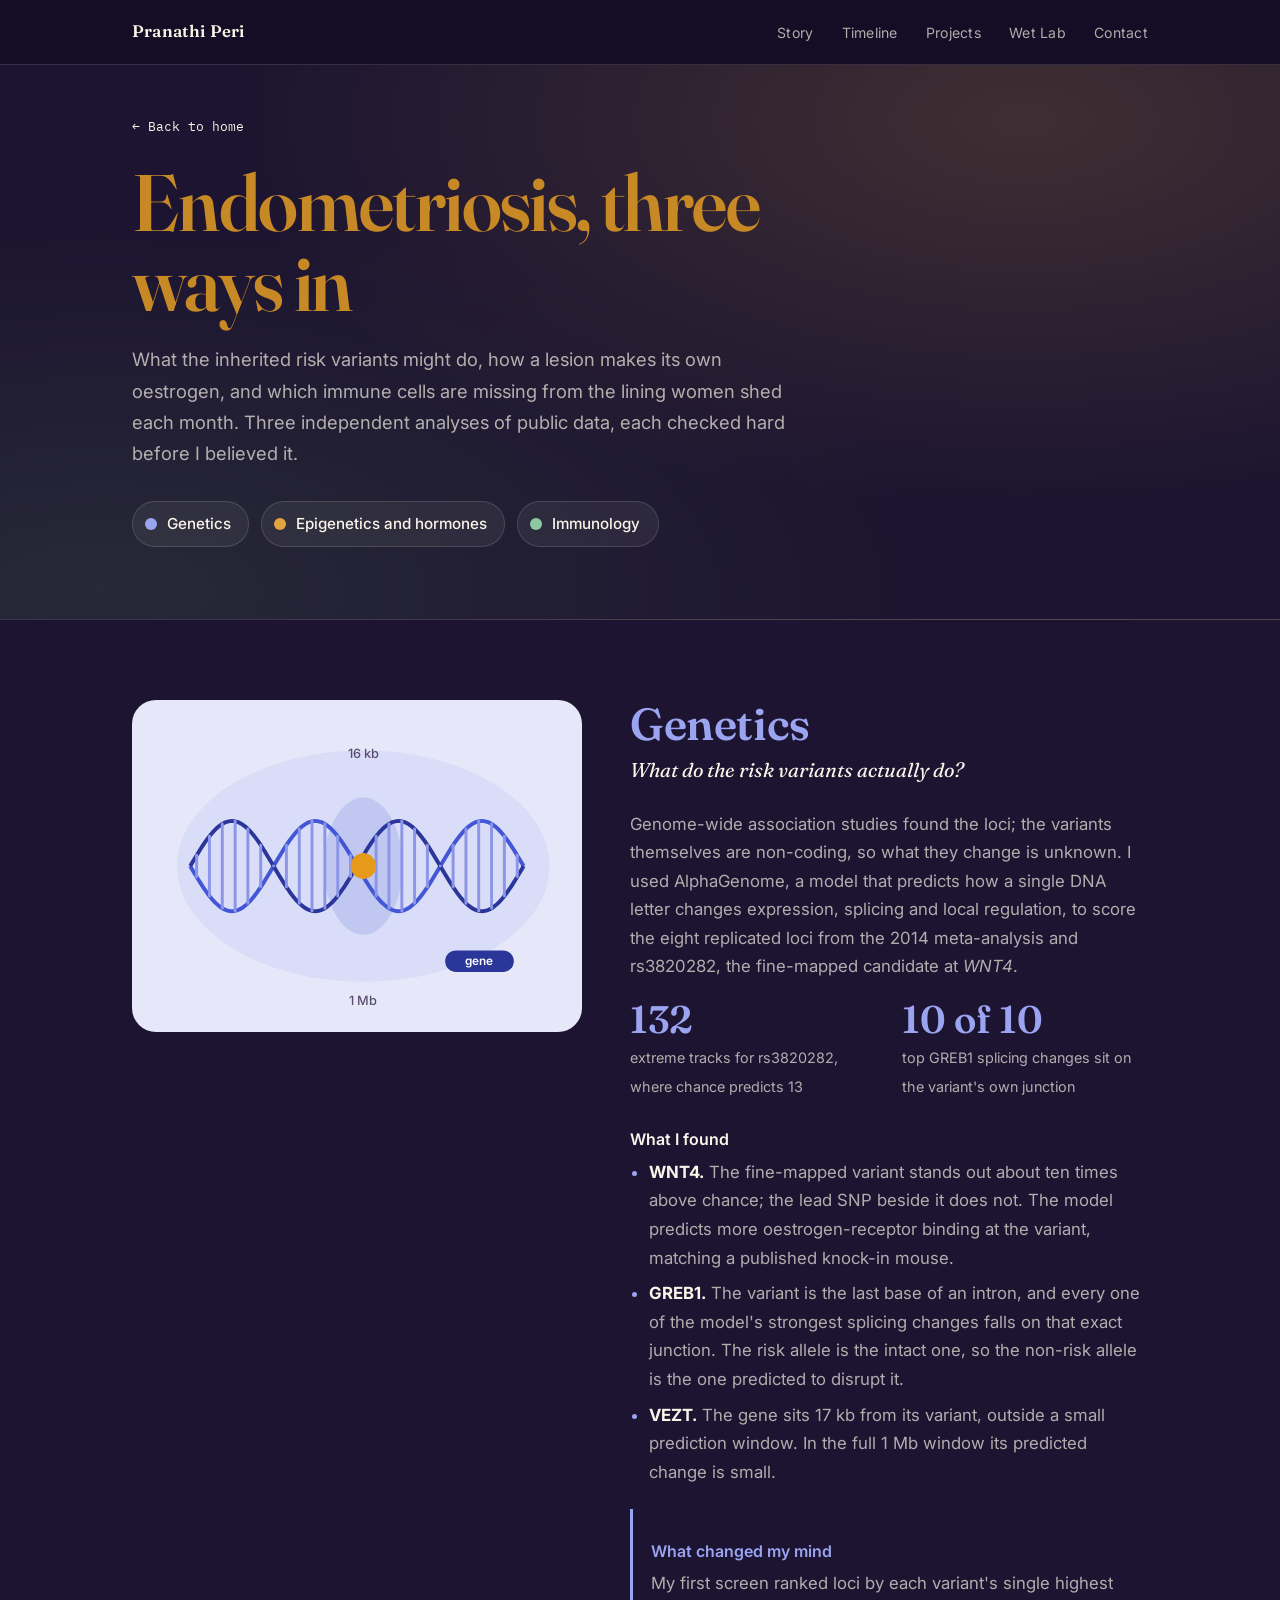
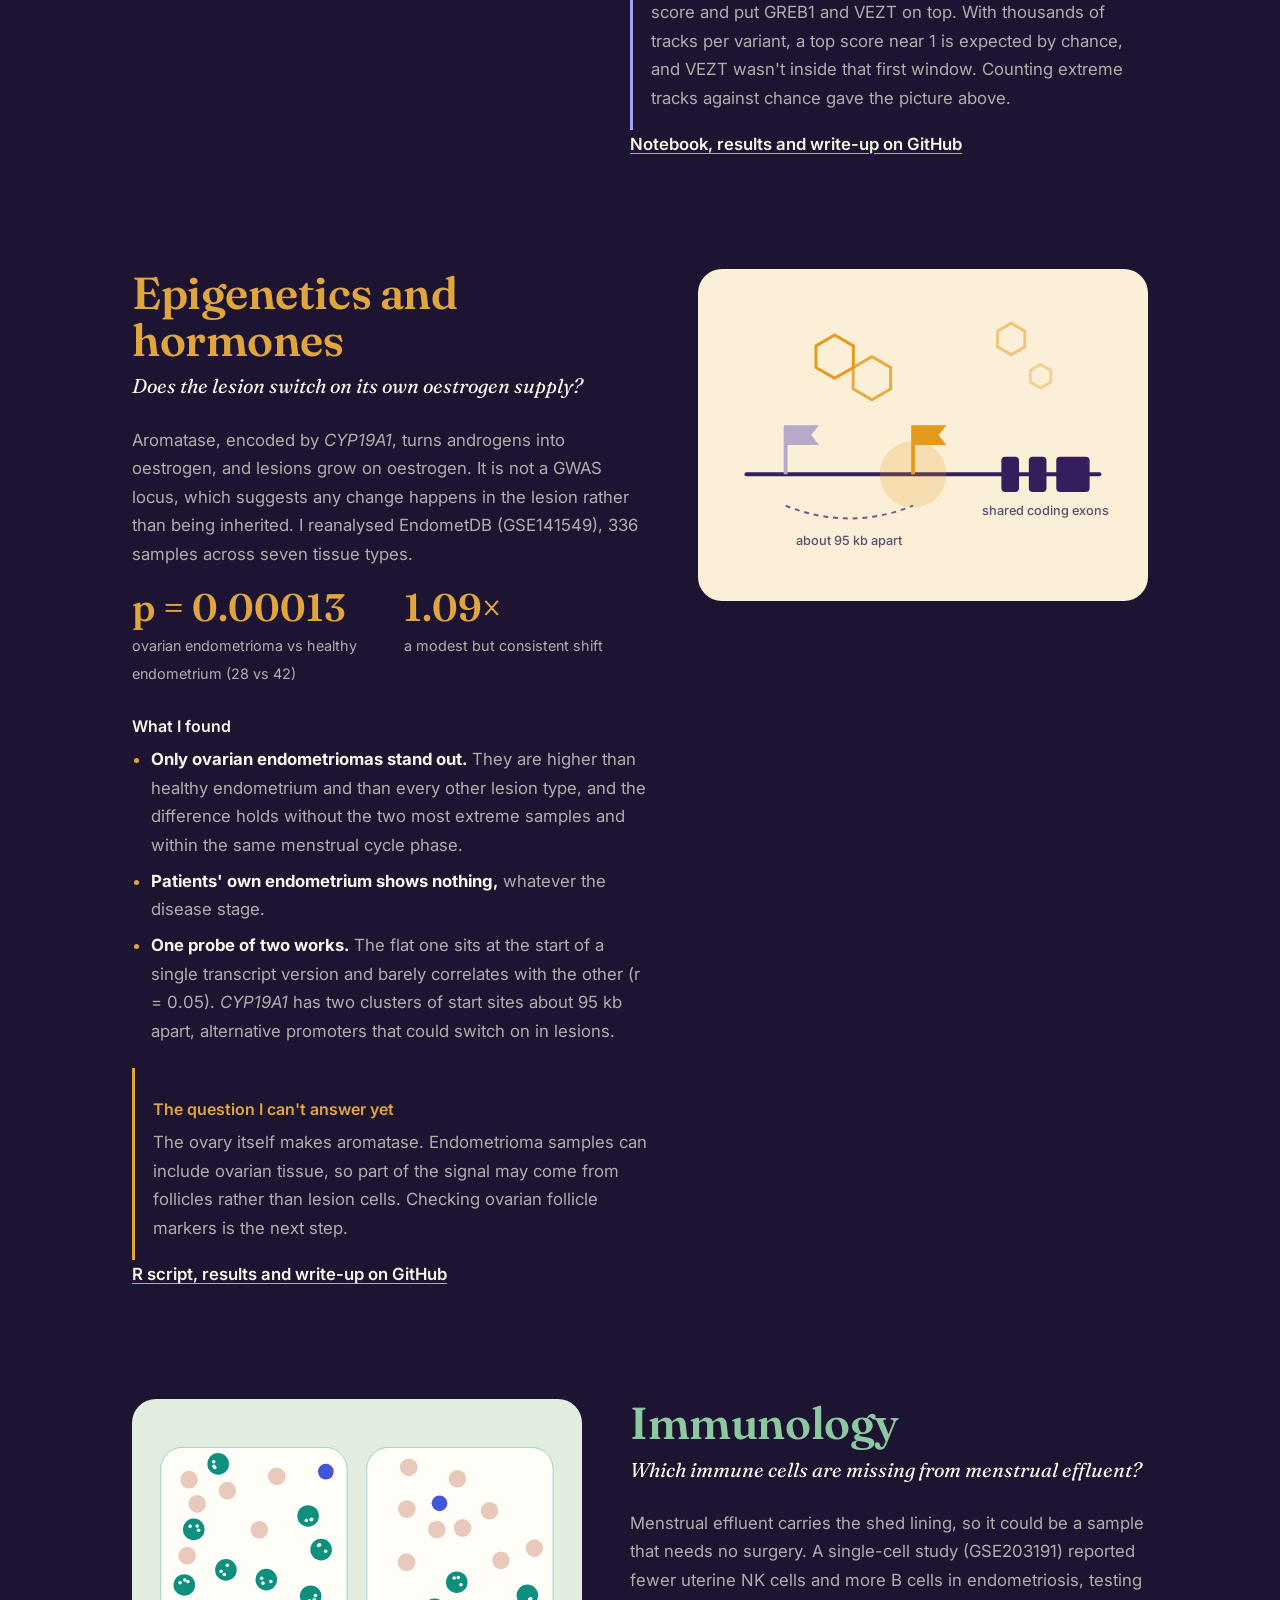
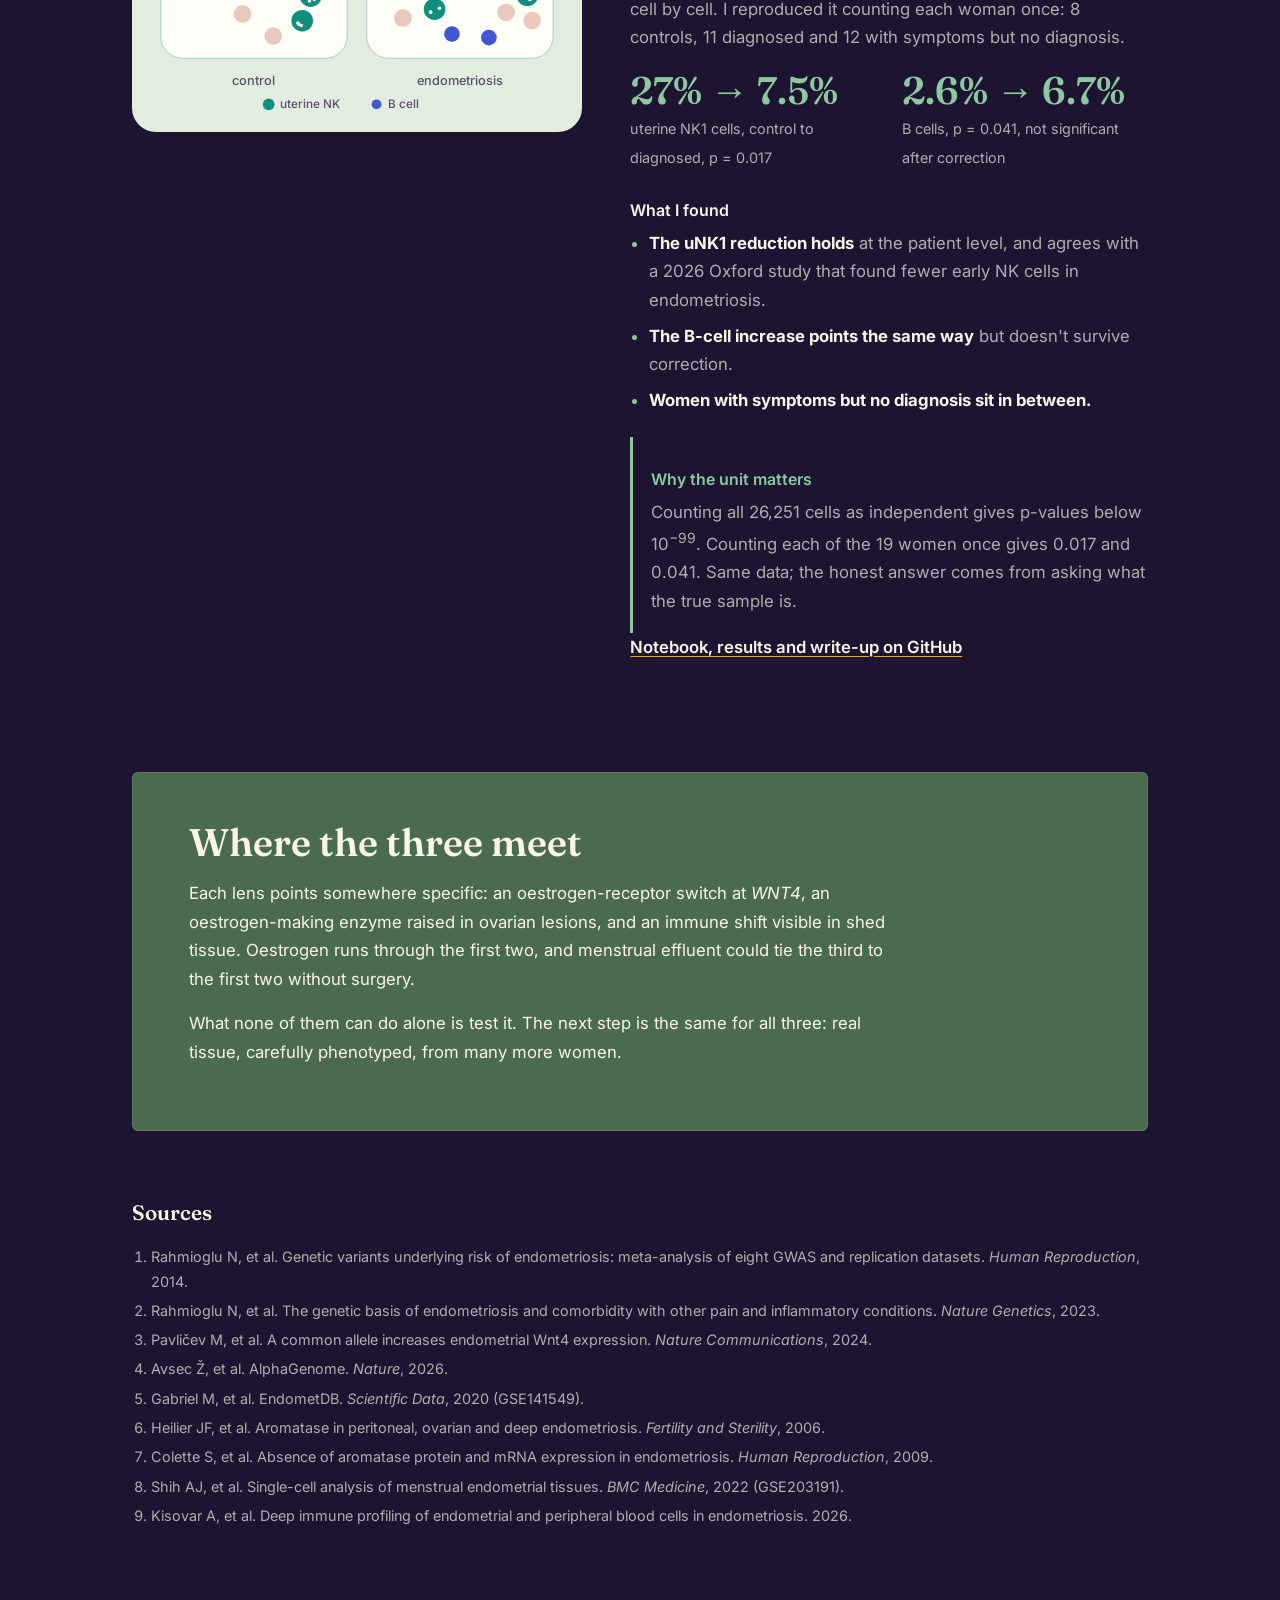
<file: endometriosis.html>
<!DOCTYPE html>
<html lang="en">
<head>
<meta charset="UTF-8">
<meta name="viewport" content="width=device-width, initial-scale=1.0">
<title>Endometriosis, three ways in · Pranathi Peri</title>
<meta name="description" content="Independent analyses of public endometriosis data: risk-variant genetics, the aromatase switch in lesions, and immune cells in menstrual effluent.">
<link rel="preconnect" href="https://fonts.googleapis.com">
<link rel="preconnect" href="https://fonts.gstatic.com" crossorigin>
<link href="https://fonts.googleapis.com/css2?family=Fraunces:ital,opsz,wght@0,9..144,300;0,9..144,450;0,9..144,600;0,9..144,700;1,9..144,450;1,9..144,600&family=Inter:wght@400;500;600&family=IBM+Plex+Mono:wght@400;500&display=swap" rel="stylesheet">
<link rel="stylesheet" href="style.css">
<style>
/* Uses the site palette from style.css: night, cream, gold, moss, terracotta.
   Each lens keeps one accent so the three sections stay easy to tell apart. */
.endo {
  --gen: #9AA4F0;          /* genetics: periwinkle, readable on night */
  --hor: var(--gold);      /* hormones: site gold */
  --imm: #8CC9A0;          /* immunology: light moss */
  --panel-gen: #E6E8FA; --panel-hor: #FBEFD8; --panel-imm: #E2EDE0;
  background: var(--night); color: var(--cream-soft);
  font-size: 1.05rem; line-height: 1.7;
}
.endo a { color: var(--cream); text-decoration-color: var(--gold); text-underline-offset: 3px; }
.endo a:hover { color: var(--gold); }
.endo a:focus-visible { outline: 2px solid var(--gold); outline-offset: 3px; border-radius: 4px; }
.endo b, .endo strong { color: var(--cream); }

.endo-hero {
  padding: 1rem 0 4.5rem;
  background:
    radial-gradient(ellipse at 80% 10%, rgba(224,165,60,0.18), transparent 55%),
    radial-gradient(ellipse at 8% 95%, rgba(75,107,79,0.24), transparent 50%),
    var(--night);
  border-bottom: 1px solid var(--line);
}
.endo-hero .back-link { margin: 2.2rem 0 0; }
.endo-hero h1 {
  font-variation-settings: "opsz" 144; color: var(--gold-deep);
  font-size: clamp(2.6rem, 7vw, 5rem); line-height: 1; letter-spacing: -0.02em;
  margin: 1.4rem 0 1.4rem; max-width: 14ch;
}
.endo-hero p.lede { max-width: 56ch; font-size: 1.15rem; margin: 0 0 2rem; }
.lenses { display: flex; flex-wrap: wrap; gap: 0.75rem; padding: 0; margin: 0; list-style: none; }
.endo .lenses a {
  display: inline-flex; align-items: center; gap: 0.6rem; padding: 0.55rem 1.1rem 0.55rem 0.75rem;
  border-radius: 999px; border: 1px solid var(--line); background: rgba(250,245,233,0.06);
  text-decoration: none; font-size: 0.95rem; font-weight: 500; color: var(--cream);
  transition: background .2s ease, border-color .2s ease;
}
.endo .lenses a:hover { background: rgba(250,245,233,0.12); border-color: var(--gold); color: var(--cream); }
.lenses .dot { width: 12px; height: 12px; border-radius: 50%; }

.lens { padding: 5rem 0 1rem; }
.lens-grid { display: grid; grid-template-columns: minmax(0, 1fr) minmax(0, 1.15fr); gap: 3rem; align-items: start; }
.lens:nth-of-type(even) .lens-grid { grid-template-columns: minmax(0, 1.15fr) minmax(0, 1fr); }
.lens:nth-of-type(even) .art { order: 2; }
.art { border-radius: 24px; padding: 1.2rem; position: sticky; top: 6rem; }
.art svg { width: 100%; height: auto; display: block; }
.art .svgl { font: 500 13px Inter, sans-serif; fill: #5A4E6E; }
.art .svgk { font: 500 12px Inter, sans-serif; fill: #5A4E6E; }
.art .svgt { font: 600 12px Inter, sans-serif; fill: #fff; }
.lens h2 { font-size: clamp(2rem, 4vw, 2.8rem); line-height: 1.05; letter-spacing: -0.01em; margin: 0 0 0.4rem; }
.lens .kicker { font-family: Fraunces, Georgia, serif; font-style: italic; font-size: 1.25rem; margin: 0 0 1.4rem; color: var(--cream); }
.lens h3 { font-family: Inter, sans-serif; font-size: 1rem; font-weight: 600; margin: 1.6rem 0 0.3rem; color: var(--cream); }
.lens p { margin: 0 0 0.9rem; max-width: 62ch; }
.lens ul { margin: 0 0 0.9rem; padding-left: 1.2rem; max-width: 62ch; }
.lens li { margin-bottom: 0.45rem; }
.big { display: flex; flex-wrap: wrap; gap: 1.6rem; margin: 1.2rem 0 1.4rem; }
.big div { min-width: 8rem; flex: 1 1 10rem; }
.big strong { display: block; font-family: Fraunces, Georgia, serif; font-weight: 600; font-size: 2.4rem; line-height: 1; margin-bottom: 0.3rem; }
.big span { font-size: 0.9rem; }
.caveat { border-left: 3px solid currentColor; padding: 0.2rem 0 0.2rem 1.1rem; margin-top: 1.4rem; }
.caveat p { color: var(--cream-soft); }
.code-link { font-weight: 600; }

#genetics h2, #genetics .big strong, #genetics .caveat, #genetics li::marker { color: var(--gen); }
#genetics .art { background: var(--panel-gen); }
#hormones h2, #hormones .big strong, #hormones .caveat, #hormones li::marker { color: var(--hor); }
#hormones .art { background: var(--panel-hor); }
#immune h2, #immune .big strong, #immune .caveat, #immune li::marker { color: var(--imm); }
#immune .art { background: var(--panel-imm); }
.caveat h3 { color: inherit; }

.together { margin: 5rem 0 4rem; background: var(--moss); border: 1px solid rgba(250,245,233,0.12); color: var(--cream); border-radius: var(--radius); padding: 3rem clamp(1.5rem, 5vw, 3.5rem); }
.together h2 { font-size: clamp(1.8rem, 3.6vw, 2.4rem); margin: 0 0 1rem; line-height: 1.1; }
.together p { max-width: 64ch; margin: 0 0 1rem; }
.refs { font-size: 0.9rem; padding: 0 0 4rem; }
.refs h2 { font-size: 1.3rem; margin-bottom: 0.6rem; }
.refs ol { padding-left: 1.2rem; }
.refs li { margin-bottom: 0.3rem; }

@media (max-width: 820px) {
  .lens-grid, .lens:nth-of-type(even) .lens-grid { grid-template-columns: 1fr; gap: 1.6rem; }
  .lens:nth-of-type(even) .art { order: 0; }
  .art { position: static; }
}
</style>
</head>
<body>

<nav>
  <div class="nav-inner">
    <a href="index.html" class="nav-name">Pranathi Peri</a>
    <button class="nav-toggle" id="navToggle" aria-label="Toggle menu" aria-expanded="false"><span></span><span></span><span></span></button>
    <ul class="nav-links" id="navLinks">
      <li><a href="index.html#origin">Story</a></li>
      <li><a href="index.html#timeline">Timeline</a></li>
      <li><a href="index.html#work">Projects</a></li>
      <li><a href="index.html#wetlab">Wet Lab</a></li>
      <li><a href="index.html#contact">Contact</a></li>
    </ul>
  </div>
</nav>

<main class="endo">
  <header class="endo-hero">
    <div class="wrap">
      <a href="index.html" class="back-link">&larr; Back to home</a>
      <h1>Endometriosis, three ways in</h1>
      <p class="lede">What the inherited risk variants might do, how a lesion makes its own oestrogen, and which immune cells are missing from the lining women shed each month. Three independent analyses of public data, each checked hard before I believed it.</p>
      <ul class="lenses">
        <li><a href="#genetics"><span class="dot" style="background:#9AA4F0"></span>Genetics</a></li>
        <li><a href="#hormones"><span class="dot" style="background:#e0a53c"></span>Epigenetics and hormones</a></li>
        <li><a href="#immune"><span class="dot" style="background:#8CC9A0"></span>Immunology</a></li>
      </ul>
    </div>
  </header>

  <section class="lens" id="genetics">
    <div class="wrap lens-grid">
      <div class="art"><svg viewBox="0 0 420 300" role="img" aria-label="A DNA strand with one highlighted base pair, a small 16 kb window around it that misses a nearby gene, and a large 1 Mb window that includes it">
<ellipse cx="216.5" cy="150" rx="190" ry="118" fill="#4357D6" fill-opacity="0.08"/>
<ellipse cx="216.5" cy="150" rx="40" ry="70" fill="#4357D6" fill-opacity="0.16"/>
<polyline points="40.0,150.0 41.7,152.9 43.4,155.8 45.1,158.6 46.8,161.4 48.5,164.2 50.2,166.9 51.9,169.6 53.6,172.2 55.3,174.6 57.0,177.0 58.7,179.3 60.4,181.5 62.1,183.5 63.8,185.4 65.5,187.2 67.2,188.8 68.9,190.3 70.6,191.6 72.3,192.8 74.0,193.7 75.7,194.6 77.4,195.2 79.1,195.6 80.8,195.9 82.5,196.0 84.2,195.9 85.9,195.6 87.6,195.2 89.3,194.6 91.0,193.7 92.7,192.8 94.4,191.6 96.1,190.3 97.8,188.8 99.5,187.2 101.2,185.4 102.9,183.5 104.6,181.5 106.3,179.3 108.0,177.0 109.7,174.6 111.4,172.2 113.1,169.6 114.8,166.9 116.5,164.2 118.2,161.4 119.9,158.6 121.6,155.8 123.3,152.9 125.0,150.0 126.7,147.1 128.4,144.2 130.1,141.4 131.8,138.6 133.5,135.8 135.2,133.1 136.9,130.4 138.6,127.8 140.3,125.4 142.0,123.0 143.7,120.7 145.4,118.5 147.1,116.5 148.8,114.6 150.5,112.8 152.2,111.2 153.9,109.7 155.6,108.4 157.3,107.2 159.0,106.3 160.7,105.4 162.4,104.8 164.1,104.4 165.8,104.1 167.5,104.0 169.2,104.1 170.9,104.4 172.6,104.8 174.3,105.4 176.0,106.3 177.7,107.2 179.4,108.4 181.1,109.7 182.8,111.2 184.5,112.8 186.2,114.6 187.9,116.5 189.6,118.5 191.3,120.7 193.0,123.0 194.7,125.4 196.4,127.8 198.1,130.4 199.8,133.1 201.5,135.8 203.2,138.6 204.9,141.4 206.6,144.2 208.3,147.1 210.0,150.0 211.7,152.9 213.4,155.8 215.1,158.6 216.8,161.4 218.5,164.2 220.2,166.9 221.9,169.6 223.6,172.2 225.3,174.6 227.0,177.0 228.7,179.3 230.4,181.5 232.1,183.5 233.8,185.4 235.5,187.2 237.2,188.8 238.9,190.3 240.6,191.6 242.3,192.8 244.0,193.7 245.7,194.6 247.4,195.2 249.1,195.6 250.8,195.9 252.5,196.0 254.2,195.9 255.9,195.6 257.6,195.2 259.3,194.6 261.0,193.7 262.7,192.8 264.4,191.6 266.1,190.3 267.8,188.8 269.5,187.2 271.2,185.4 272.9,183.5 274.6,181.5 276.3,179.3 278.0,177.0 279.7,174.6 281.4,172.2 283.1,169.6 284.8,166.9 286.5,164.2 288.2,161.4 289.9,158.6 291.6,155.8 293.3,152.9 295.0,150.0 296.7,147.1 298.4,144.2 300.1,141.4 301.8,138.6 303.5,135.8 305.2,133.1 306.9,130.4 308.6,127.8 310.3,125.4 312.0,123.0 313.7,120.7 315.4,118.5 317.1,116.5 318.8,114.6 320.5,112.8 322.2,111.2 323.9,109.7 325.6,108.4 327.3,107.2 329.0,106.3 330.7,105.4 332.4,104.8 334.1,104.4 335.8,104.1 337.5,104.0 339.2,104.1 340.9,104.4 342.6,104.8 344.3,105.4 346.0,106.3 347.7,107.2 349.4,108.4 351.1,109.7 352.8,111.2 354.5,112.8 356.2,114.6 357.9,116.5 359.6,118.5 361.3,120.7 363.0,123.0 364.7,125.4 366.4,127.8 368.1,130.4 369.8,133.1 371.5,135.8 373.2,138.6 374.9,141.4 376.6,144.2 378.3,147.1 380.0,150.0" fill="none" stroke="#4357D6" stroke-width="4"/>
<polyline points="40.0,150.0 41.7,147.1 43.4,144.2 45.1,141.4 46.8,138.6 48.5,135.8 50.2,133.1 51.9,130.4 53.6,127.8 55.3,125.4 57.0,123.0 58.7,120.7 60.4,118.5 62.1,116.5 63.8,114.6 65.5,112.8 67.2,111.2 68.9,109.7 70.6,108.4 72.3,107.2 74.0,106.3 75.7,105.4 77.4,104.8 79.1,104.4 80.8,104.1 82.5,104.0 84.2,104.1 85.9,104.4 87.6,104.8 89.3,105.4 91.0,106.3 92.7,107.2 94.4,108.4 96.1,109.7 97.8,111.2 99.5,112.8 101.2,114.6 102.9,116.5 104.6,118.5 106.3,120.7 108.0,123.0 109.7,125.4 111.4,127.8 113.1,130.4 114.8,133.1 116.5,135.8 118.2,138.6 119.9,141.4 121.6,144.2 123.3,147.1 125.0,150.0 126.7,152.9 128.4,155.8 130.1,158.6 131.8,161.4 133.5,164.2 135.2,166.9 136.9,169.6 138.6,172.2 140.3,174.6 142.0,177.0 143.7,179.3 145.4,181.5 147.1,183.5 148.8,185.4 150.5,187.2 152.2,188.8 153.9,190.3 155.6,191.6 157.3,192.8 159.0,193.7 160.7,194.6 162.4,195.2 164.1,195.6 165.8,195.9 167.5,196.0 169.2,195.9 170.9,195.6 172.6,195.2 174.3,194.6 176.0,193.7 177.7,192.8 179.4,191.6 181.1,190.3 182.8,188.8 184.5,187.2 186.2,185.4 187.9,183.5 189.6,181.5 191.3,179.3 193.0,177.0 194.7,174.6 196.4,172.2 198.1,169.6 199.8,166.9 201.5,164.2 203.2,161.4 204.9,158.6 206.6,155.8 208.3,152.9 210.0,150.0 211.7,147.1 213.4,144.2 215.1,141.4 216.8,138.6 218.5,135.8 220.2,133.1 221.9,130.4 223.6,127.8 225.3,125.4 227.0,123.0 228.7,120.7 230.4,118.5 232.1,116.5 233.8,114.6 235.5,112.8 237.2,111.2 238.9,109.7 240.6,108.4 242.3,107.2 244.0,106.3 245.7,105.4 247.4,104.8 249.1,104.4 250.8,104.1 252.5,104.0 254.2,104.1 255.9,104.4 257.6,104.8 259.3,105.4 261.0,106.3 262.7,107.2 264.4,108.4 266.1,109.7 267.8,111.2 269.5,112.8 271.2,114.6 272.9,116.5 274.6,118.5 276.3,120.7 278.0,123.0 279.7,125.4 281.4,127.8 283.1,130.4 284.8,133.1 286.5,135.8 288.2,138.6 289.9,141.4 291.6,144.2 293.3,147.1 295.0,150.0 296.7,152.9 298.4,155.8 300.1,158.6 301.8,161.4 303.5,164.2 305.2,166.9 306.9,169.6 308.6,172.2 310.3,174.6 312.0,177.0 313.7,179.3 315.4,181.5 317.1,183.5 318.8,185.4 320.5,187.2 322.2,188.8 323.9,190.3 325.6,191.6 327.3,192.8 329.0,193.7 330.7,194.6 332.4,195.2 334.1,195.6 335.8,195.9 337.5,196.0 339.2,195.9 340.9,195.6 342.6,195.2 344.3,194.6 346.0,193.7 347.7,192.8 349.4,191.6 351.1,190.3 352.8,188.8 354.5,187.2 356.2,185.4 357.9,183.5 359.6,181.5 361.3,179.3 363.0,177.0 364.7,174.6 366.4,172.2 368.1,169.6 369.8,166.9 371.5,164.2 373.2,161.4 374.9,158.6 376.6,155.8 378.3,152.9 380.0,150.0" fill="none" stroke="#2A3699" stroke-width="4"/>
<line x1="46.5" y1="161.0" x2="46.5" y2="139.0" stroke="#8C96E8" stroke-width="3" stroke-linecap="round"/><line x1="59.6" y1="180.5" x2="59.6" y2="119.5" stroke="#8C96E8" stroke-width="3" stroke-linecap="round"/><line x1="72.7" y1="193.0" x2="72.7" y2="107.0" stroke="#8C96E8" stroke-width="3" stroke-linecap="round"/><line x1="85.8" y1="195.7" x2="85.8" y2="104.3" stroke="#8C96E8" stroke-width="3" stroke-linecap="round"/><line x1="98.8" y1="187.9" x2="98.8" y2="112.1" stroke="#8C96E8" stroke-width="3" stroke-linecap="round"/><line x1="111.9" y1="171.4" x2="111.9" y2="128.6" stroke="#8C96E8" stroke-width="3" stroke-linecap="round"/><line x1="125.0" y1="150.0" x2="125.0" y2="150.0" stroke="#8C96E8" stroke-width="3" stroke-linecap="round"/><line x1="138.1" y1="128.6" x2="138.1" y2="171.4" stroke="#8C96E8" stroke-width="3" stroke-linecap="round"/><line x1="151.2" y1="112.1" x2="151.2" y2="187.9" stroke="#8C96E8" stroke-width="3" stroke-linecap="round"/><line x1="164.2" y1="104.3" x2="164.2" y2="195.7" stroke="#8C96E8" stroke-width="3" stroke-linecap="round"/><line x1="177.3" y1="107.0" x2="177.3" y2="193.0" stroke="#8C96E8" stroke-width="3" stroke-linecap="round"/><line x1="190.4" y1="119.5" x2="190.4" y2="180.5" stroke="#8C96E8" stroke-width="3" stroke-linecap="round"/><line x1="203.5" y1="139.0" x2="203.5" y2="161.0" stroke="#8C96E8" stroke-width="3" stroke-linecap="round"/><line x1="216.5" y1="161.0" x2="216.5" y2="139.0" stroke="#E59A1C" stroke-width="5" stroke-linecap="round"/><line x1="229.6" y1="180.5" x2="229.6" y2="119.5" stroke="#8C96E8" stroke-width="3" stroke-linecap="round"/><line x1="242.7" y1="193.0" x2="242.7" y2="107.0" stroke="#8C96E8" stroke-width="3" stroke-linecap="round"/><line x1="255.8" y1="195.7" x2="255.8" y2="104.3" stroke="#8C96E8" stroke-width="3" stroke-linecap="round"/><line x1="268.8" y1="187.9" x2="268.8" y2="112.1" stroke="#8C96E8" stroke-width="3" stroke-linecap="round"/><line x1="281.9" y1="171.4" x2="281.9" y2="128.6" stroke="#8C96E8" stroke-width="3" stroke-linecap="round"/><line x1="295.0" y1="150.0" x2="295.0" y2="150.0" stroke="#8C96E8" stroke-width="3" stroke-linecap="round"/><line x1="308.1" y1="128.6" x2="308.1" y2="171.4" stroke="#8C96E8" stroke-width="3" stroke-linecap="round"/><line x1="321.2" y1="112.1" x2="321.2" y2="187.9" stroke="#8C96E8" stroke-width="3" stroke-linecap="round"/><line x1="334.2" y1="104.3" x2="334.2" y2="195.7" stroke="#8C96E8" stroke-width="3" stroke-linecap="round"/><line x1="347.3" y1="107.0" x2="347.3" y2="193.0" stroke="#8C96E8" stroke-width="3" stroke-linecap="round"/><line x1="360.4" y1="119.5" x2="360.4" y2="180.5" stroke="#8C96E8" stroke-width="3" stroke-linecap="round"/><line x1="373.5" y1="139.0" x2="373.5" y2="161.0" stroke="#8C96E8" stroke-width="3" stroke-linecap="round"/>
<circle cx="216.5" cy="150" r="13" fill="#E59A1C"/>
<rect x="300" y="236" width="70" height="22" rx="11" fill="#2A3699"/><text x="335" y="251" text-anchor="middle" class="svgt">gene</text>
<text x="216.5" y="40" text-anchor="middle" class="svgl">16 kb</text>
<text x="216.5" y="22" text-anchor="middle" class="svgl" dy="270">1 Mb</text>
</svg></div>
      <div>
        <h2>Genetics</h2>
        <p class="kicker">What do the risk variants actually do?</p>
        <p>Genome-wide association studies found the loci; the variants themselves are non-coding, so what they change is unknown. I used AlphaGenome, a model that predicts how a single DNA letter changes expression, splicing and local regulation, to score the eight replicated loci from the 2014 meta-analysis and rs3820282, the fine-mapped candidate at <i>WNT4</i>.</p>
        <div class="big">
          <div><strong>132</strong><span>extreme tracks for rs3820282, where chance predicts 13</span></div>
          <div><strong>10 of 10</strong><span>top GREB1 splicing changes sit on the variant's own junction</span></div>
        </div>
        <h3>What I found</h3>
        <ul>
          <li><b>WNT4.</b> The fine-mapped variant stands out about ten times above chance; the lead SNP beside it does not. The model predicts more oestrogen-receptor binding at the variant, matching a published knock-in mouse.</li>
          <li><b>GREB1.</b> The variant is the last base of an intron, and every one of the model's strongest splicing changes falls on that exact junction. The risk allele is the intact one, so the non-risk allele is the one predicted to disrupt it.</li>
          <li><b>VEZT.</b> The gene sits 17 kb from its variant, outside a small prediction window. In the full 1 Mb window its predicted change is small.</li>
        </ul>
        <div class="caveat">
          <h3>What changed my mind</h3>
          <p>My first screen ranked loci by each variant's single highest score and put GREB1 and VEZT on top. With thousands of tracks per variant, a top score near 1 is expected by chance, and VEZT wasn't inside that first window. Counting extreme tracks against chance gave the picture above.</p>
        </div>
        <p><a class="code-link" href="https://github.com/pranathiperii/alphagenome-endometriosis">Notebook, results and write-up on GitHub</a></p>
      </div>
    </div>
  </section>

  <section class="lens" id="hormones">
    <div class="wrap lens-grid">
      <div class="art"><svg viewBox="0 0 420 300" role="img" aria-label="The aromatase gene with two promoter switches about 95 kilobases apart; one is lit up amber, the other is grey, beside oestrogen-like ring shapes">
<polygon points="139.1,81.0 120.0,92.0 100.9,81.0 100.9,59.0 120.0,48.0 139.1,59.0" fill="none" stroke="#E59A1C" stroke-width="3" stroke-opacity="1"/><polygon points="177.1,103.0 158.0,114.0 138.9,103.0 138.9,81.0 158.0,70.0 177.1,81.0" fill="none" stroke="#E59A1C" stroke-width="3" stroke-opacity="0.8"/><polygon points="313.9,60.0 300.0,68.0 286.1,60.0 286.1,44.0 300.0,36.0 313.9,44.0" fill="none" stroke="#E59A1C" stroke-width="3" stroke-opacity="0.5"/><polygon points="340.4,96.0 330.0,102.0 319.6,96.0 319.6,84.0 330.0,78.0 340.4,84.0" fill="none" stroke="#E59A1C" stroke-width="3" stroke-opacity="0.35"/>
<line x1="30" y1="190" x2="390" y2="190" stroke="#351E5C" stroke-width="4" stroke-linecap="round"/>
<rect x="290" y="172" width="18" height="36" rx="4" fill="#351E5C"/><rect x="318" y="172" width="18" height="36" rx="4" fill="#351E5C"/><rect x="346" y="172" width="34" height="36" rx="4" fill="#351E5C"/>
<line x1="70" y1="190" x2="70" y2="140" stroke="#B7A9C9" stroke-width="4"/><path d="M70 140 h34 l-8 10 8 10 h-34z" fill="#B7A9C9"/>
<circle cx="200" cy="190" r="34" fill="#E59A1C" fill-opacity="0.22"/>
<line x1="200" y1="190" x2="200" y2="140" stroke="#E59A1C" stroke-width="4"/><path d="M200 140 h34 l-8 10 8 10 h-34z" fill="#E59A1C"/>
<path d="M70 222 q65 26 130 0" fill="none" stroke="#6E5A86" stroke-width="2" stroke-dasharray="5 5"/>
<text x="135" y="262" text-anchor="middle" class="svgl">about 95 kb apart</text>
<text x="335" y="232" text-anchor="middle" class="svgl">shared coding exons</text>
</svg></div>
      <div>
        <h2>Epigenetics and hormones</h2>
        <p class="kicker">Does the lesion switch on its own oestrogen supply?</p>
        <p>Aromatase, encoded by <i>CYP19A1</i>, turns androgens into oestrogen, and lesions grow on oestrogen. It is not a GWAS locus, which suggests any change happens in the lesion rather than being inherited. I reanalysed EndometDB (GSE141549), 336 samples across seven tissue types.</p>
        <div class="big">
          <div><strong>p = 0.00013</strong><span>ovarian endometrioma vs healthy endometrium (28 vs 42)</span></div>
          <div><strong>1.09&times;</strong><span>a modest but consistent shift</span></div>
        </div>
        <h3>What I found</h3>
        <ul>
          <li><b>Only ovarian endometriomas stand out.</b> They are higher than healthy endometrium and than every other lesion type, and the difference holds without the two most extreme samples and within the same menstrual cycle phase.</li>
          <li><b>Patients' own endometrium shows nothing,</b> whatever the disease stage.</li>
          <li><b>One probe of two works.</b> The flat one sits at the start of a single transcript version and barely correlates with the other (r = 0.05). <i>CYP19A1</i> has two clusters of start sites about 95 kb apart, alternative promoters that could switch on in lesions.</li>
        </ul>
        <div class="caveat">
          <h3>The question I can't answer yet</h3>
          <p>The ovary itself makes aromatase. Endometrioma samples can include ovarian tissue, so part of the signal may come from follicles rather than lesion cells. Checking ovarian follicle markers is the next step.</p>
        </div>
        <p><a class="code-link" href="https://github.com/pranathiperii/cyp19a1-endometriosis">R script, results and write-up on GitHub</a></p>
      </div>
    </div>
  </section>

  <section class="lens" id="immune">
    <div class="wrap lens-grid">
      <div class="art"><svg viewBox="0 0 420 300" role="img" aria-label="Two fields of cells: on the left, from a control, many green uterine NK cells and few blue B cells; on the right, from endometriosis, few NK cells and more B cells">
<rect x="10" y="30" width="190" height="215" rx="22" fill="#FFFDF8" stroke="#0F8F7E" stroke-opacity="0.35"/>
<rect x="220" y="30" width="190" height="215" rx="22" fill="#FFFDF8" stroke="#0F8F7E" stroke-opacity="0.35"/>
<circle cx="77.9" cy="74.1" r="9" fill="#E8C9BC"/><circle cx="128.2" cy="59.5" r="9" fill="#E8C9BC"/><circle cx="110.5" cy="114.0" r="9" fill="#E8C9BC"/><circle cx="36.9" cy="140.4" r="9" fill="#E8C9BC"/><circle cx="38.8" cy="62.9" r="9" fill="#E8C9BC"/><circle cx="93.4" cy="199.8" r="9" fill="#E8C9BC"/><circle cx="47.1" cy="87.5" r="9" fill="#E8C9BC"/><circle cx="124.6" cy="222.3" r="9" fill="#E8C9BC"/><circle cx="178.3" cy="54.7" r="8" fill="#4357D6"/><circle cx="160.2" cy="99.9" r="11" fill="#0F8F7E"/><circle cx="163.3" cy="103.8" r="1.8" fill="#FFFDF8"/><circle cx="163.9" cy="103.2" r="1.8" fill="#FFFDF8"/><circle cx="158.4" cy="104.5" r="1.8" fill="#FFFDF8"/><circle cx="117.6" cy="164.8" r="11" fill="#0F8F7E"/><circle cx="114.1" cy="168.4" r="1.8" fill="#FFFDF8"/><circle cx="112.8" cy="163.4" r="1.8" fill="#FFFDF8"/><circle cx="122.2" cy="166.8" r="1.8" fill="#FFFDF8"/><circle cx="76.4" cy="154.9" r="11" fill="#0F8F7E"/><circle cx="71.6" cy="156.4" r="1.8" fill="#FFFDF8"/><circle cx="74.8" cy="159.7" r="1.8" fill="#FFFDF8"/><circle cx="77.8" cy="150.1" r="1.8" fill="#FFFDF8"/><circle cx="162.8" cy="181.7" r="11" fill="#0F8F7E"/><circle cx="161.6" cy="186.5" r="1.8" fill="#FFFDF8"/><circle cx="167.7" cy="181.1" r="1.8" fill="#FFFDF8"/><circle cx="166.5" cy="185.1" r="1.8" fill="#FFFDF8"/><circle cx="34.0" cy="170.3" r="11" fill="#0F8F7E"/><circle cx="34.5" cy="165.3" r="1.8" fill="#FFFDF8"/><circle cx="29.6" cy="168.1" r="1.8" fill="#FFFDF8"/><circle cx="37.6" cy="166.8" r="1.8" fill="#FFFDF8"/><circle cx="173.5" cy="134.2" r="11" fill="#0F8F7E"/><circle cx="170.9" cy="129.9" r="1.8" fill="#FFFDF8"/><circle cx="178.1" cy="136.0" r="1.8" fill="#FFFDF8"/><circle cx="172.0" cy="129.4" r="1.8" fill="#FFFDF8"/><circle cx="154.2" cy="206.7" r="11" fill="#0F8F7E"/><circle cx="153.3" cy="211.6" r="1.8" fill="#FFFDF8"/><circle cx="149.9" cy="209.2" r="1.8" fill="#FFFDF8"/><circle cx="151.0" cy="210.6" r="1.8" fill="#FFFDF8"/><circle cx="68.5" cy="46.8" r="11" fill="#0F8F7E"/><circle cx="64.1" cy="49.2" r="1.8" fill="#FFFDF8"/><circle cx="65.1" cy="50.4" r="1.8" fill="#FFFDF8"/><circle cx="63.9" cy="44.7" r="1.8" fill="#FFFDF8"/><circle cx="43.6" cy="113.6" r="11" fill="#0F8F7E"/><circle cx="48.6" cy="114.4" r="1.8" fill="#FFFDF8"/><circle cx="47.1" cy="110.1" r="1.8" fill="#FFFDF8"/><circle cx="39.9" cy="110.3" r="1.8" fill="#FFFDF8"/><circle cx="260.9" cy="92.9" r="9" fill="#E8C9BC"/><circle cx="291.5" cy="113.7" r="9" fill="#E8C9BC"/><circle cx="256.9" cy="203.9" r="9" fill="#E8C9BC"/><circle cx="390.9" cy="132.7" r="9" fill="#E8C9BC"/><circle cx="312.5" cy="62.0" r="9" fill="#E8C9BC"/><circle cx="262.9" cy="50.3" r="9" fill="#E8C9BC"/><circle cx="260.6" cy="147.0" r="9" fill="#E8C9BC"/><circle cx="388.7" cy="206.6" r="9" fill="#E8C9BC"/><circle cx="345.2" cy="94.6" r="9" fill="#E8C9BC"/><circle cx="356.9" cy="145.1" r="9" fill="#E8C9BC"/><circle cx="362.1" cy="198.2" r="9" fill="#E8C9BC"/><circle cx="317.7" cy="112.1" r="9" fill="#E8C9BC"/><circle cx="344.6" cy="223.9" r="8" fill="#4357D6"/><circle cx="306.9" cy="220.3" r="8" fill="#4357D6"/><circle cx="294.2" cy="87.0" r="8" fill="#4357D6"/><circle cx="311.8" cy="167.5" r="11" fill="#0F8F7E"/><circle cx="313.4" cy="162.7" r="1.8" fill="#FFFDF8"/><circle cx="316.1" cy="170.0" r="1.8" fill="#FFFDF8"/><circle cx="309.2" cy="163.2" r="1.8" fill="#FFFDF8"/><circle cx="289.2" cy="195.0" r="11" fill="#0F8F7E"/><circle cx="294.1" cy="194.1" r="1.8" fill="#FFFDF8"/><circle cx="285.2" cy="198.0" r="1.8" fill="#FFFDF8"/><circle cx="285.1" cy="197.9" r="1.8" fill="#FFFDF8"/><circle cx="383.8" cy="180.8" r="11" fill="#0F8F7E"/><circle cx="386.2" cy="185.2" r="1.8" fill="#FFFDF8"/><circle cx="387.3" cy="184.4" r="1.8" fill="#FFFDF8"/><circle cx="386.7" cy="184.9" r="1.8" fill="#FFFDF8"/>
<text x="105" y="272" text-anchor="middle" class="svgl">control</text>
<text x="315" y="272" text-anchor="middle" class="svgl">endometriosis</text>
<circle cx="120" cy="292" r="6" fill="#0F8F7E"/><text x="132" y="296" class="svgk">uterine NK</text>
<circle cx="230" cy="292" r="5" fill="#4357D6"/><text x="242" y="296" class="svgk">B cell</text>
</svg></div>
      <div>
        <h2>Immunology</h2>
        <p class="kicker">Which immune cells are missing from menstrual effluent?</p>
        <p>Menstrual effluent carries the shed lining, so it could be a sample that needs no surgery. A single-cell study (GSE203191) reported fewer uterine NK cells and more B cells in endometriosis, testing cell by cell. I reproduced it counting each woman once: 8 controls, 11 diagnosed and 12 with symptoms but no diagnosis.</p>
        <div class="big">
          <div><strong>27% &rarr; 7.5%</strong><span>uterine NK1 cells, control to diagnosed, p = 0.017</span></div>
          <div><strong>2.6% &rarr; 6.7%</strong><span>B cells, p = 0.041, not significant after correction</span></div>
        </div>
        <h3>What I found</h3>
        <ul>
          <li><b>The uNK1 reduction holds</b> at the patient level, and agrees with a 2026 Oxford study that found fewer early NK cells in endometriosis.</li>
          <li><b>The B-cell increase points the same way</b> but doesn't survive correction.</li>
          <li><b>Women with symptoms but no diagnosis sit in between.</b></li>
        </ul>
        <div class="caveat">
          <h3>Why the unit matters</h3>
          <p>Counting all 26,251 cells as independent gives p-values below 10<sup>&minus;99</sup>. Counting each of the 19 women once gives 0.017 and 0.041. Same data; the honest answer comes from asking what the true sample is.</p>
        </div>
        <p><a class="code-link" href="https://github.com/pranathiperii/uNK-menstrual-effluent">Notebook, results and write-up on GitHub</a></p>
      </div>
    </div>
  </section>

  <div class="wrap">
    <section class="together">
      <h2>Where the three meet</h2>
      <p>Each lens points somewhere specific: an oestrogen-receptor switch at <i>WNT4</i>, an oestrogen-making enzyme raised in ovarian lesions, and an immune shift visible in shed tissue. Oestrogen runs through the first two, and menstrual effluent could tie the third to the first two without surgery.</p>
      <p>What none of them can do alone is test it. The next step is the same for all three: real tissue, carefully phenotyped, from many more women.</p>
    </section>

    <section class="refs">
      <h2>Sources</h2>
      <ol>
        <li>Rahmioglu N, et al. Genetic variants underlying risk of endometriosis: meta-analysis of eight GWAS and replication datasets. <i>Human Reproduction</i>, 2014.</li>
        <li>Rahmioglu N, et al. The genetic basis of endometriosis and comorbidity with other pain and inflammatory conditions. <i>Nature Genetics</i>, 2023.</li>
        <li>Pavli&#269;ev M, et al. A common allele increases endometrial Wnt4 expression. <i>Nature Communications</i>, 2024.</li>
        <li>Avsec &#381;, et al. AlphaGenome. <i>Nature</i>, 2026.</li>
        <li>Gabriel M, et al. EndometDB. <i>Scientific Data</i>, 2020 (GSE141549).</li>
        <li>Heilier JF, et al. Aromatase in peritoneal, ovarian and deep endometriosis. <i>Fertility and Sterility</i>, 2006.</li>
        <li>Colette S, et al. Absence of aromatase protein and mRNA expression in endometriosis. <i>Human Reproduction</i>, 2009.</li>
        <li>Shih AJ, et al. Single-cell analysis of menstrual endometrial tissues. <i>BMC Medicine</i>, 2022 (GSE203191).</li>
        <li>Kisovar A, et al. Deep immune profiling of endometrial and peripheral blood cells in endometriosis. 2026.</li>
      </ol>
    </section>
  </div>
</main>
<script>
  const navToggle = document.getElementById('navToggle');
  const navLinks = document.getElementById('navLinks');
  navToggle.addEventListener('click', () => {
    const isOpen = navLinks.classList.toggle('open');
    navToggle.setAttribute('aria-expanded', isOpen);
  });
  navLinks.querySelectorAll('a').forEach(a => a.addEventListener('click', () => {
    navLinks.classList.remove('open');
    navToggle.setAttribute('aria-expanded', 'false');
  }));
</script>
</body>
</html>
</file>
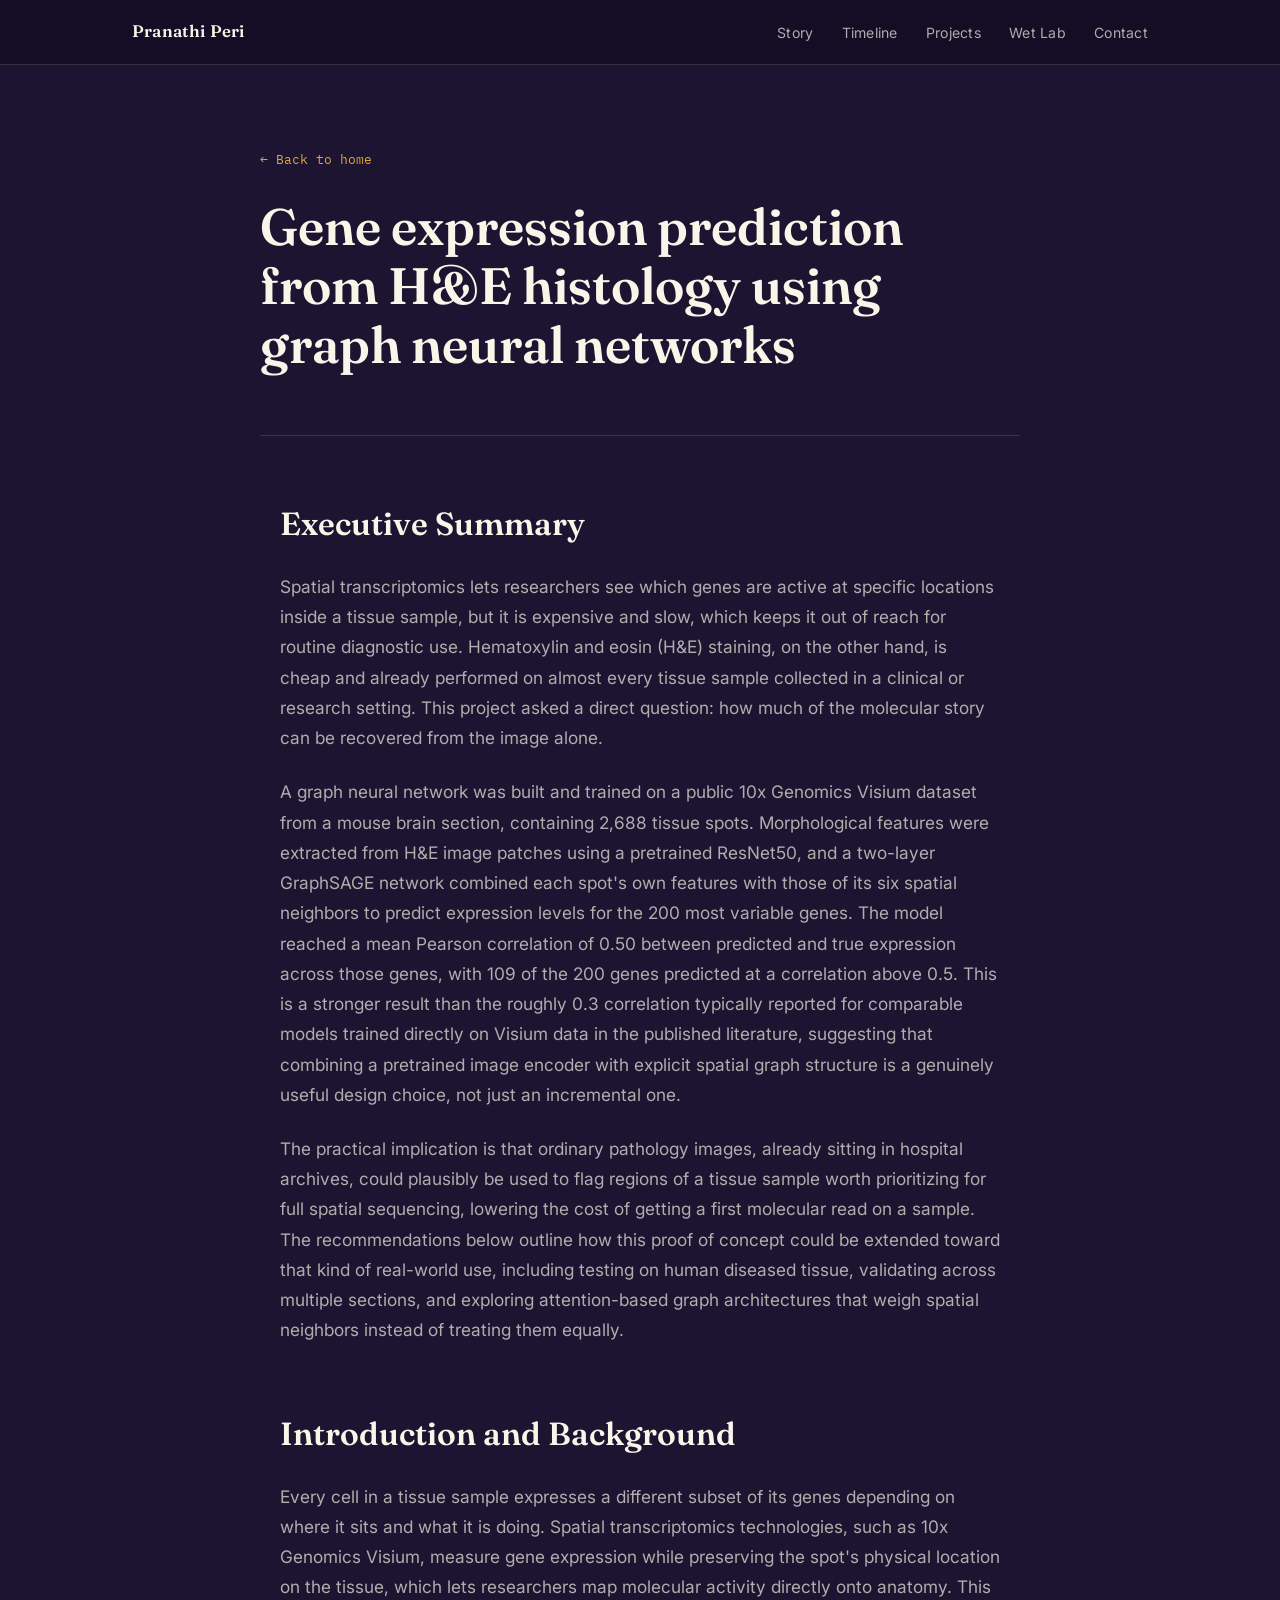
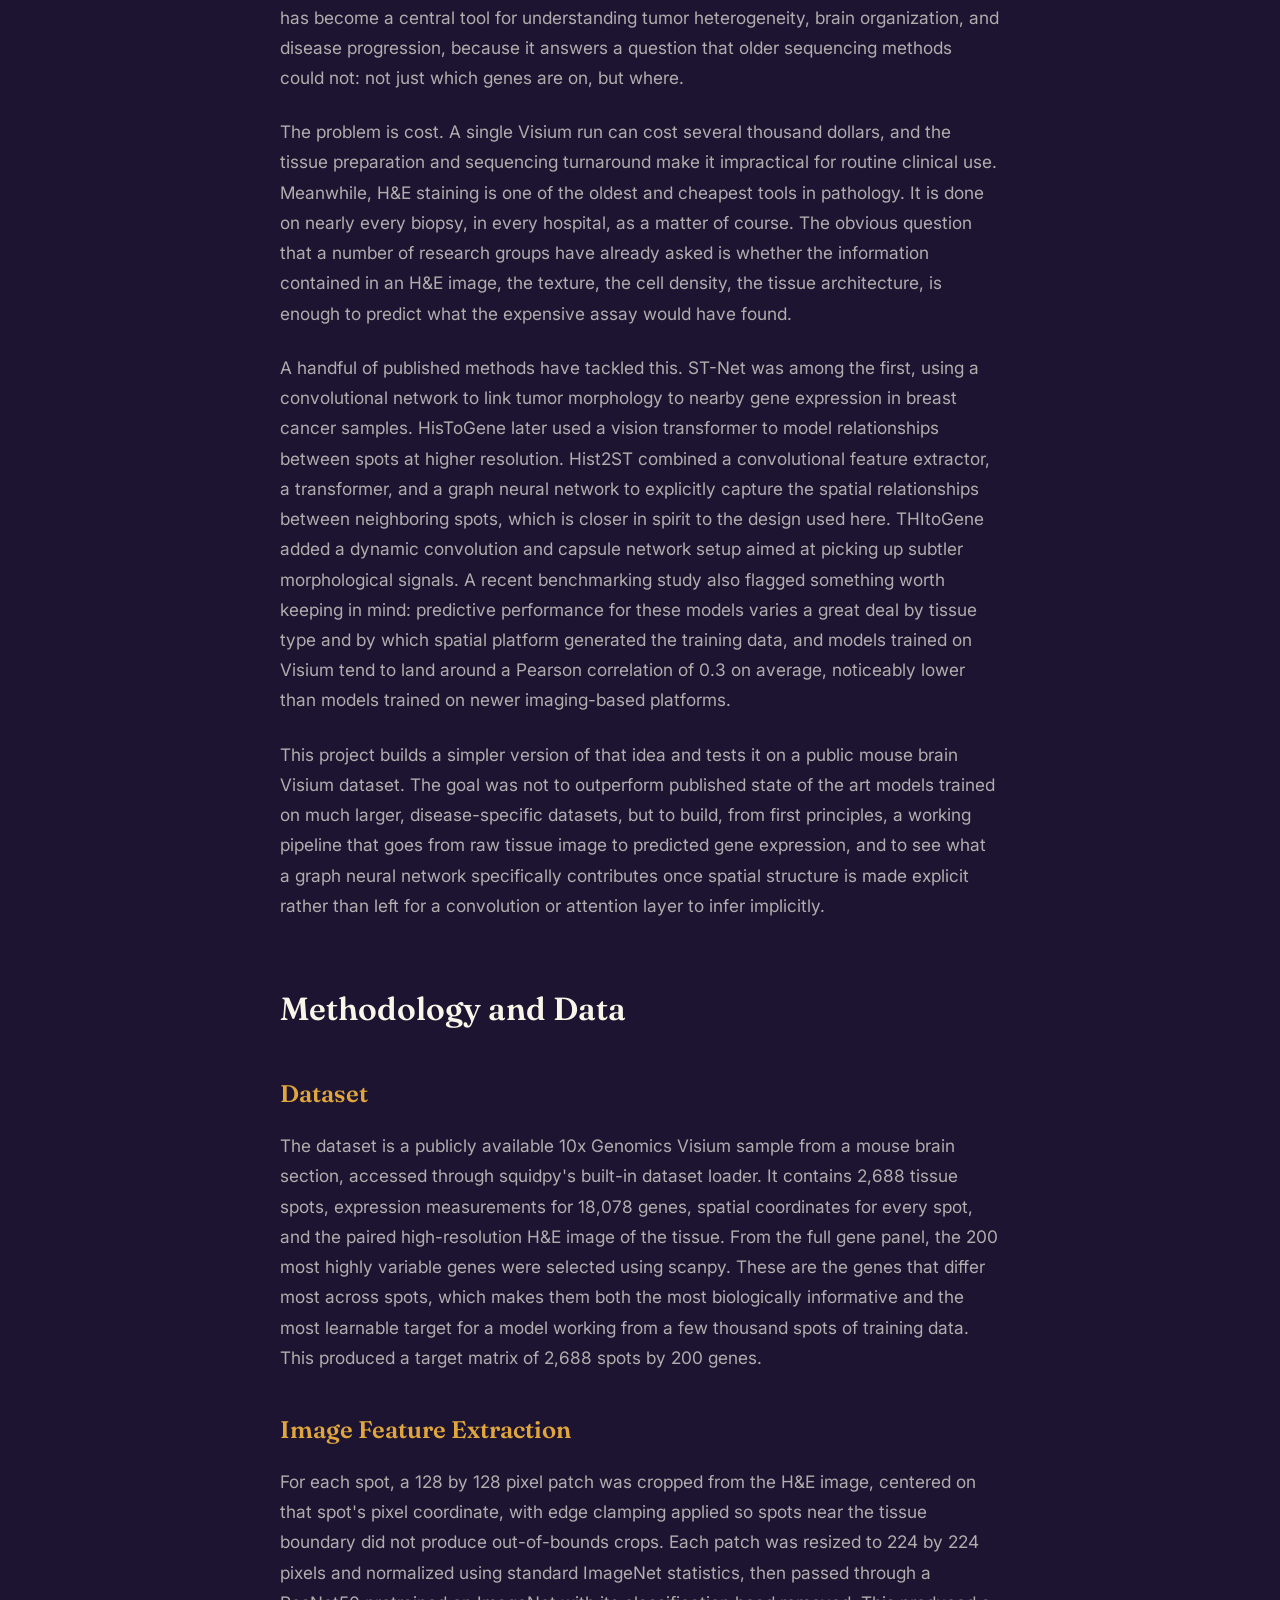
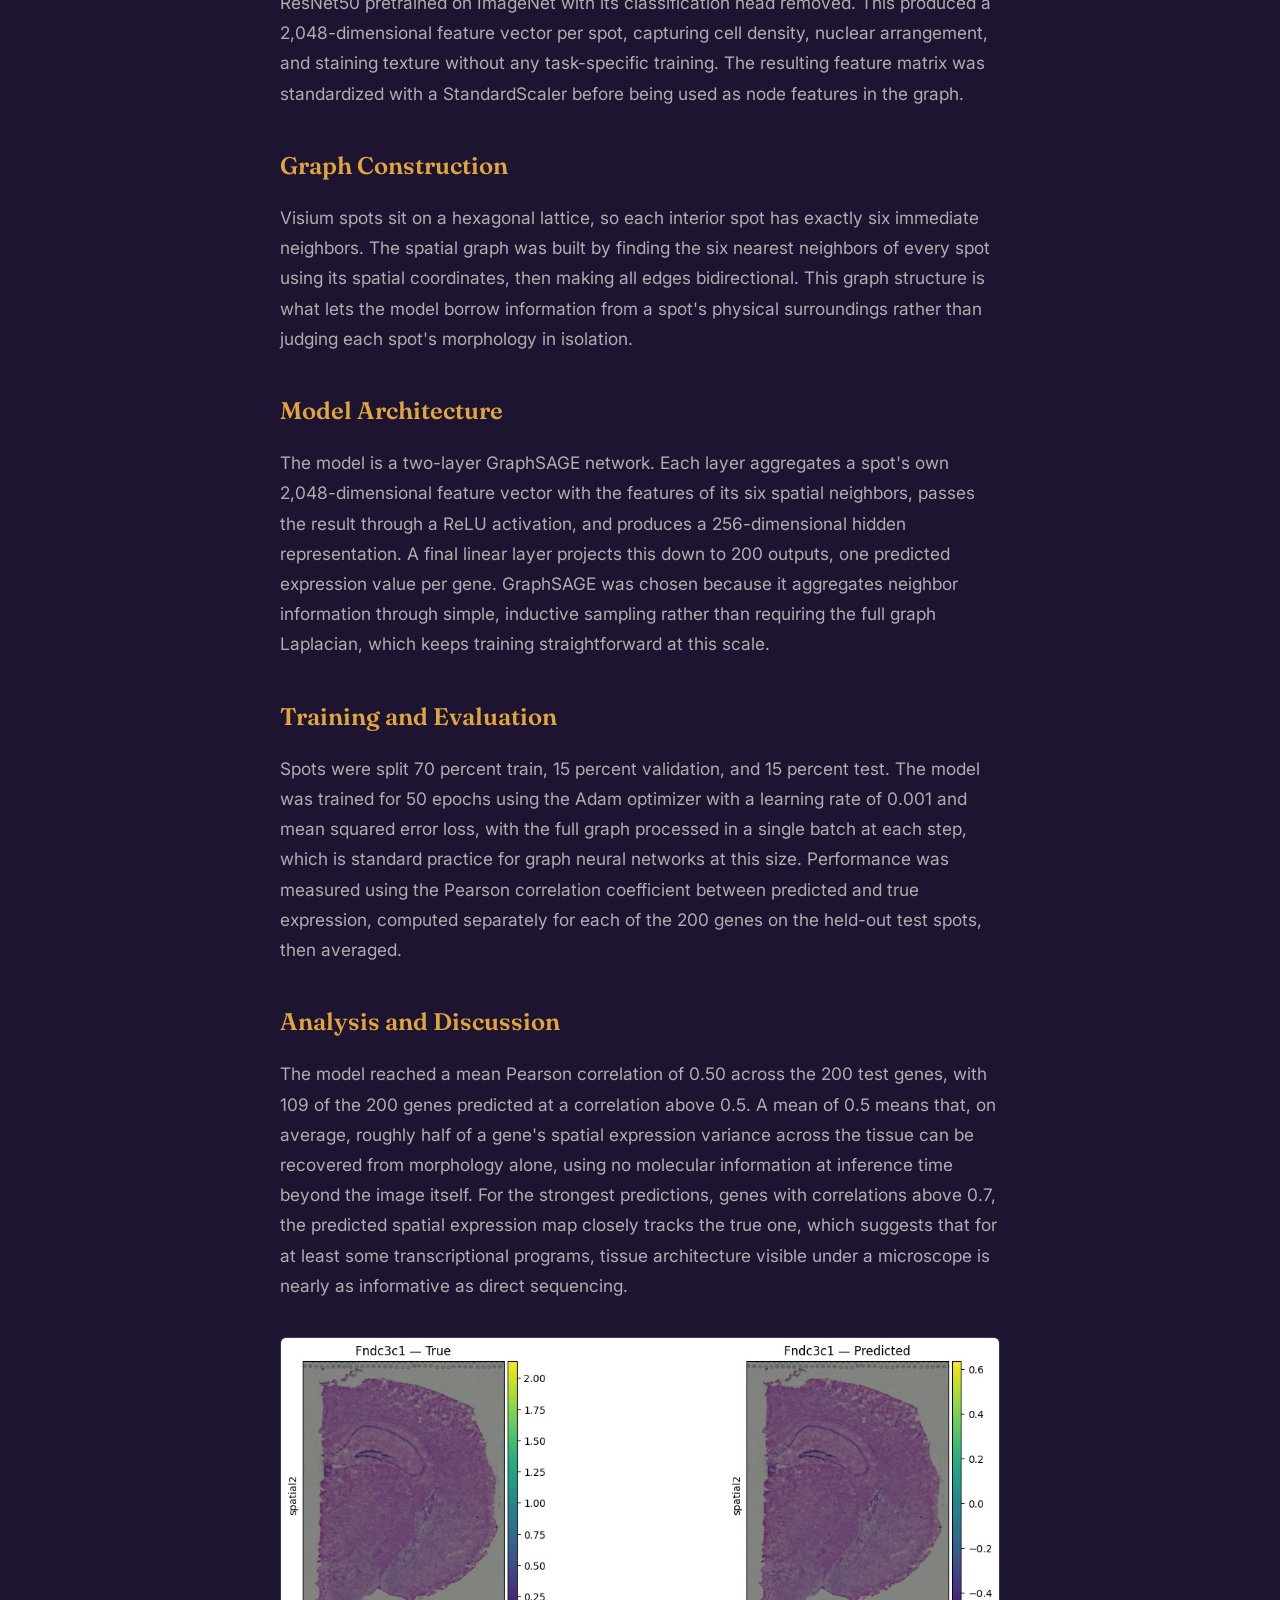
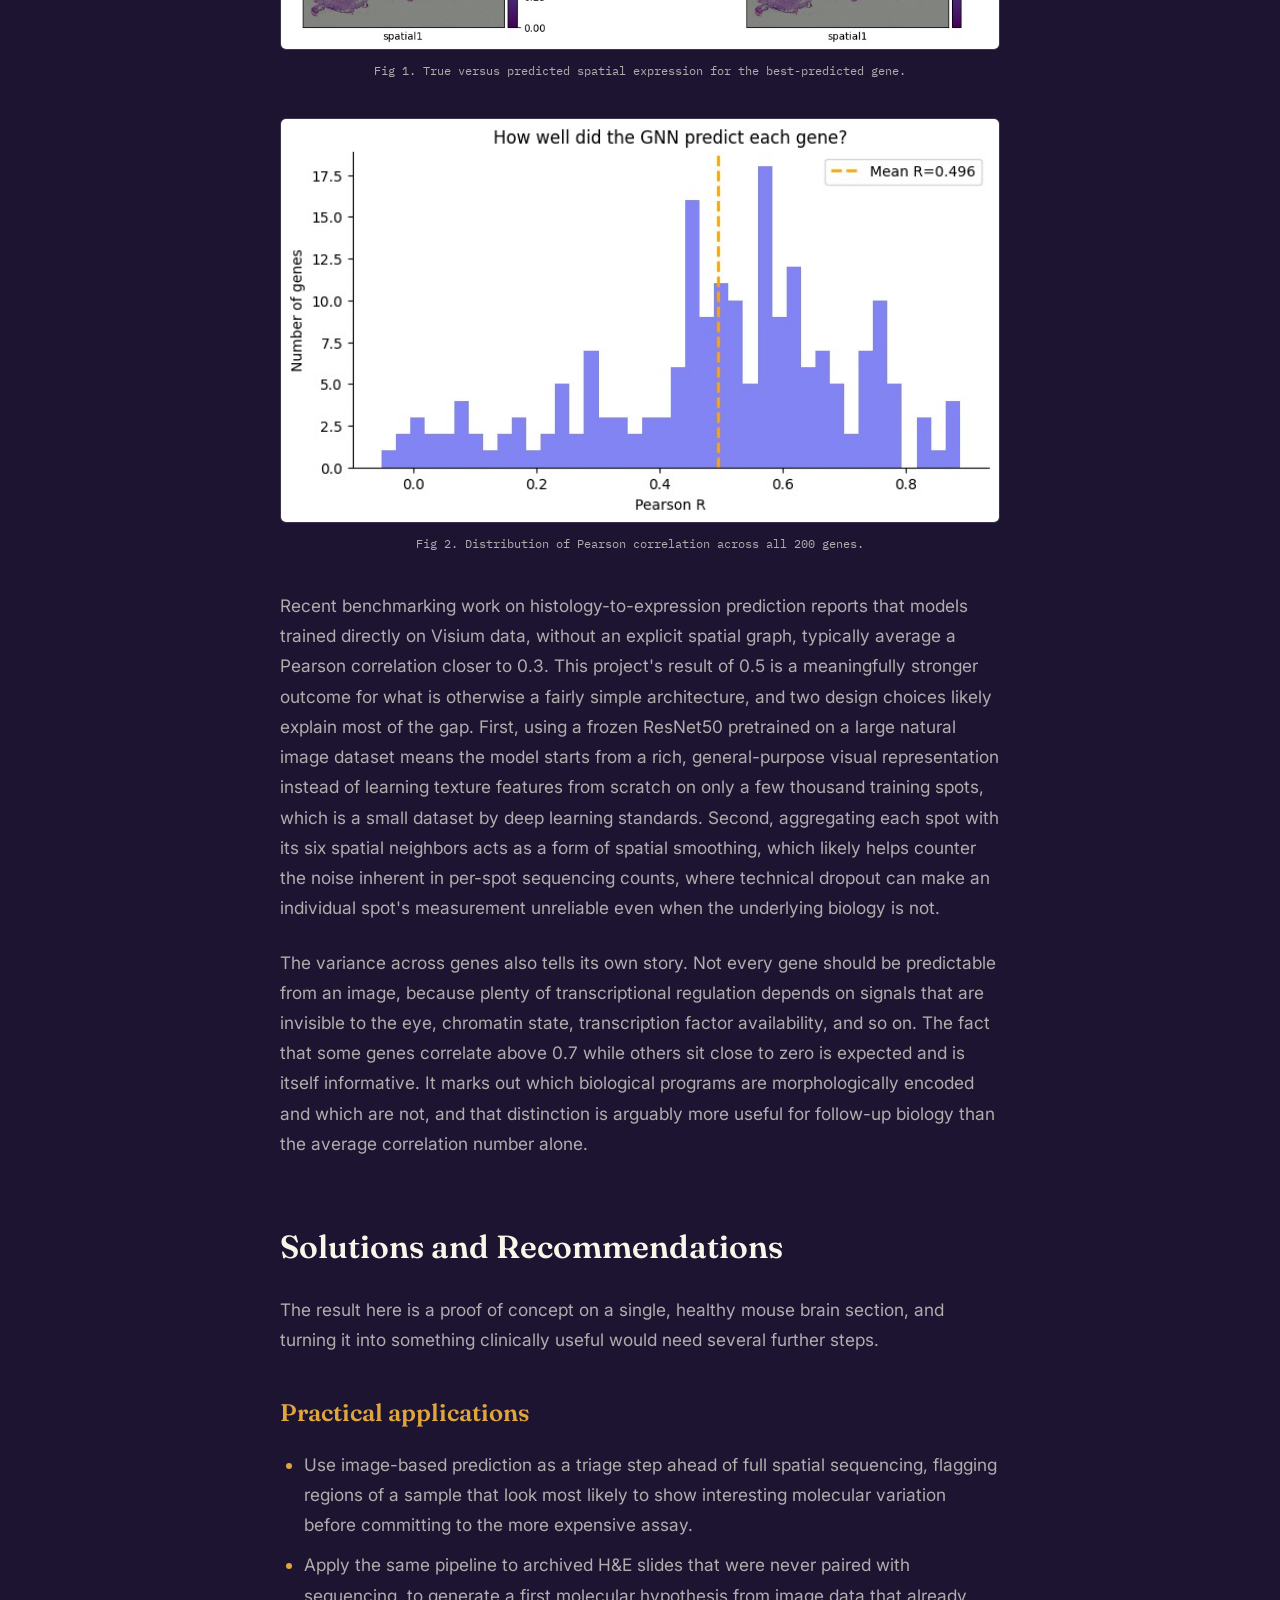
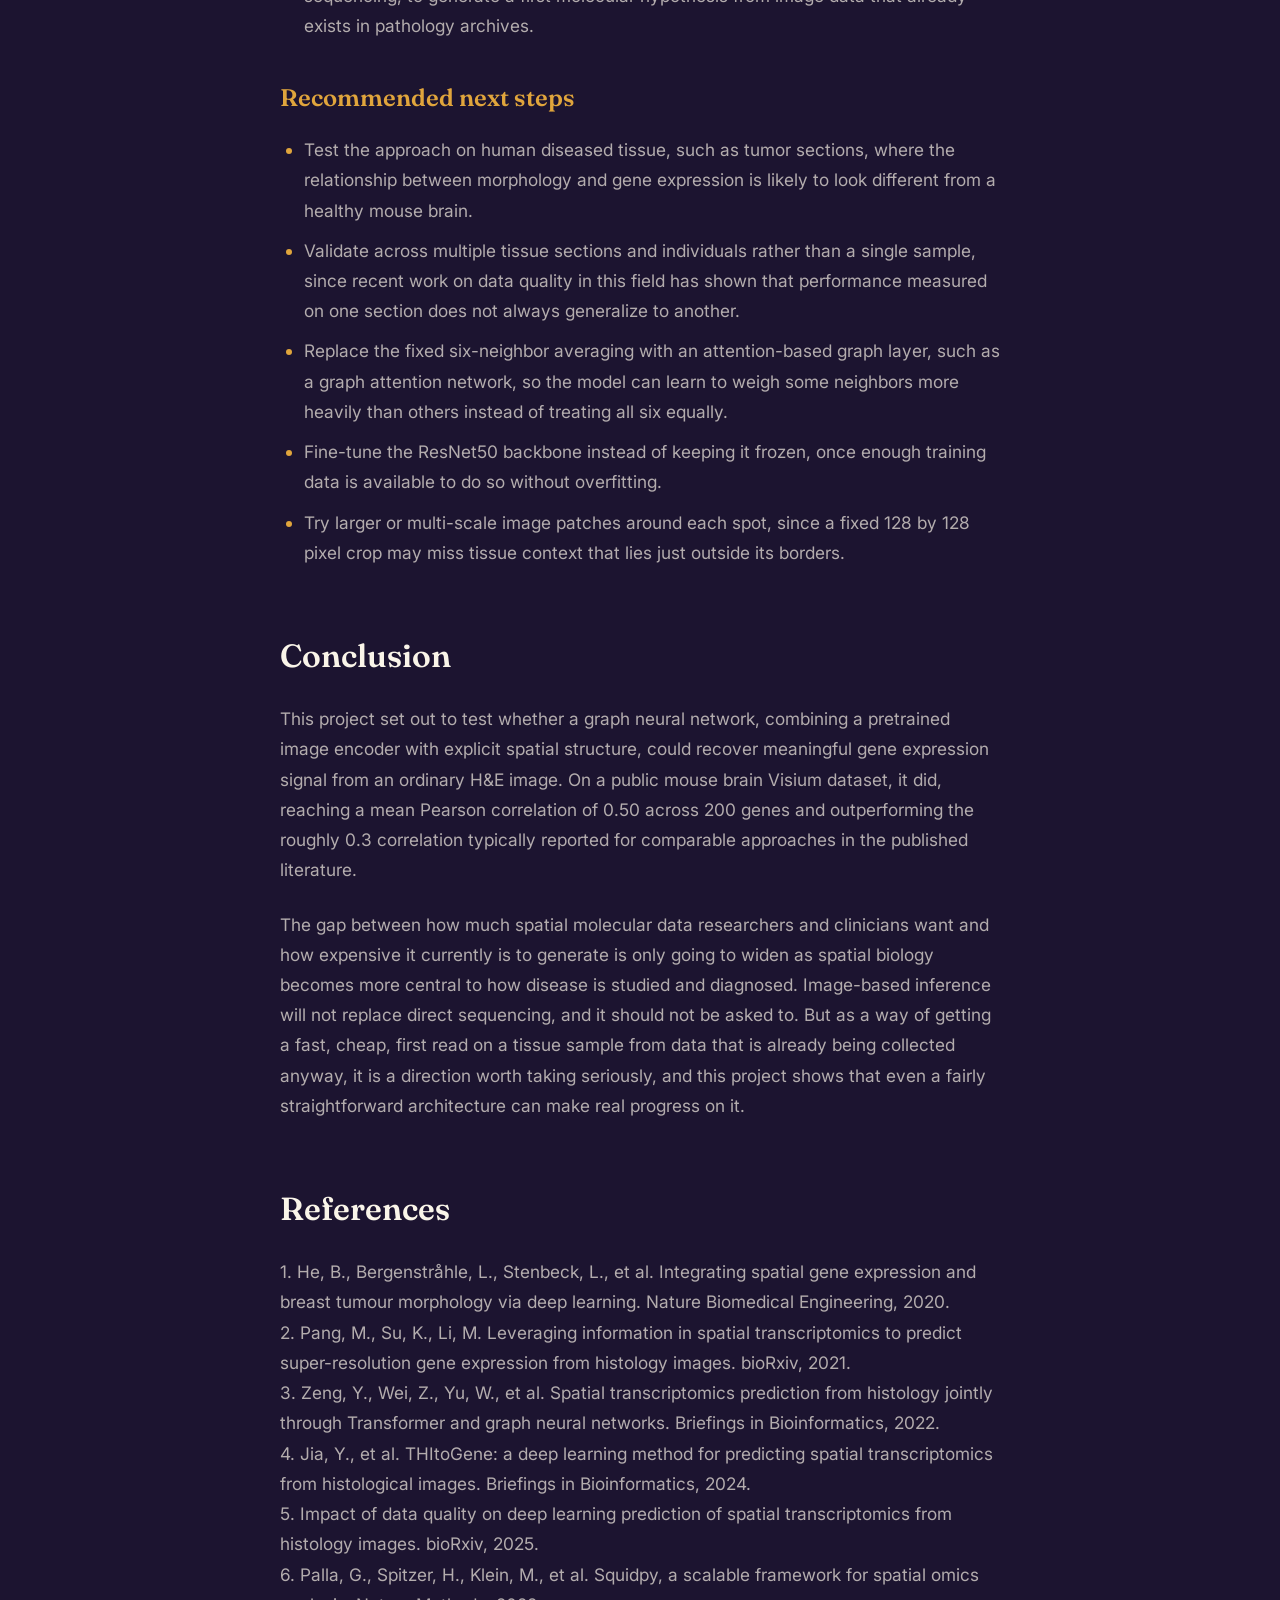
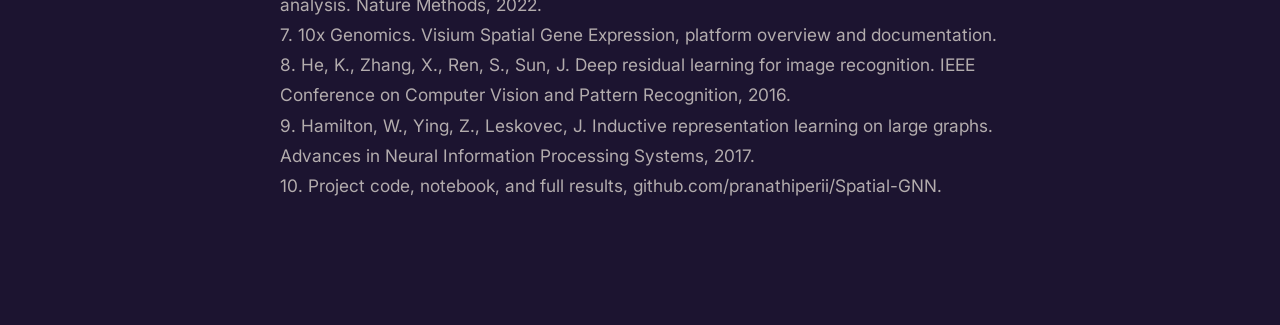
<file: gene-expression-prediction.html>
<!DOCTYPE html>
<html lang="en">
<head>
<meta charset="UTF-8">
<meta name="viewport" content="width=device-width, initial-scale=1.0">
<title>Pranathi Peri</title>
<meta name="description" content="Pranathi Peri — functional genomics, computational biology, and a few self-directed detours.">
<link rel="preconnect" href="https://fonts.googleapis.com">
<link rel="preconnect" href="https://fonts.gstatic.com" crossorigin>
<link href="https://fonts.googleapis.com/css2?family=Fraunces:ital,opsz,wght@0,9..144,300;0,9..144,450;0,9..144,600;0,9..144,700;1,9..144,450;1,9..144,600&family=Inter:wght@400;500;600&family=IBM+Plex+Mono:wght@400;500&display=swap" rel="stylesheet">
<link rel="stylesheet" href="style.css">
</head>
<body>

<nav>
  <div class="nav-inner">
    <a href="index.html" class="nav-name">Pranathi Peri</a>
    <button class="nav-toggle" id="navToggle" aria-label="Toggle menu" aria-expanded="false">
      <span></span><span></span><span></span>
    </button>
    <ul class="nav-links" id="navLinks">
      <li><a href="#origin">Story</a></li>
      <li><a href="#timeline">Timeline</a></li>
      <li><a href="#work">Projects</a></li>
      <li><a href="#wetlab">Wet Lab</a></li>
      <li><a href="#contact">Contact</a></li>
    </ul>
  </div>
</nav>

<main class="article-page">
  <div class="wrap">
    <header class="article-header">
      <a href="index.html" class="back-link">&larr; Back to home</a>
      <h1>Gene expression prediction from H&E histology using graph neural networks</h1>
      
      
      </div>
    </header>

    <article class="article-body">
        <h2>Executive Summary</h2>
        <p>
        Spatial transcriptomics lets researchers see which genes are active at specific locations inside a tissue sample, but it is expensive and slow, which keeps it out of reach for routine diagnostic use. Hematoxylin and eosin (H&E) staining, on the other hand, is cheap and already performed on almost every tissue sample collected in a clinical or research setting. This project asked a direct question: how much of the molecular story can be recovered from the image alone.
        </p>
        <p>
        A graph neural network was built and trained on a public 10x Genomics Visium dataset from a mouse brain section, containing 2,688 tissue spots. Morphological features were extracted from H&E image patches using a pretrained ResNet50, and a two-layer GraphSAGE network combined each spot's own features with those of its six spatial neighbors to predict expression levels for the 200 most variable genes. The model reached a mean Pearson correlation of 0.50 between predicted and true expression across those genes, with 109 of the 200 genes predicted at a correlation above 0.5. This is a stronger result than the roughly 0.3 correlation typically reported for comparable models trained directly on Visium data in the published literature, suggesting that combining a pretrained image encoder with explicit spatial graph structure is a genuinely useful design choice, not just an incremental one.
        </p>
        <p>
        The practical implication is that ordinary pathology images, already sitting in hospital archives, could plausibly be used to flag regions of a tissue sample worth prioritizing for full spatial sequencing, lowering the cost of getting a first molecular read on a sample. The recommendations below outline how this proof of concept could be extended toward that kind of real-world use, including testing on human diseased tissue, validating across multiple sections, and exploring attention-based graph architectures that weigh spatial neighbors instead of treating them equally.
        </p>

        <h2>Introduction and Background</h2>
        <p>
        Every cell in a tissue sample expresses a different subset of its genes depending on where it sits and what it is doing. Spatial transcriptomics technologies, such as 10x Genomics Visium, measure gene expression while preserving the spot's physical location on the tissue, which lets researchers map molecular activity directly onto anatomy. This has become a central tool for understanding tumor heterogeneity, brain organization, and disease progression, because it answers a question that older sequencing methods could not: not just which genes are on, but where.
        </p>
        <p> 
        The problem is cost. A single Visium run can cost several thousand dollars, and the tissue preparation and sequencing turnaround make it impractical for routine clinical use. Meanwhile, H&E staining is one of the oldest and cheapest tools in pathology. It is done on nearly every biopsy, in every hospital, as a matter of course. The obvious question that a number of research groups have already asked is whether the information contained in an H&E image, the texture, the cell density, the tissue architecture, is enough to predict what the expensive assay would have found.
        </p>
        <p>
        A handful of published methods have tackled this. ST-Net was among the first, using a convolutional network to link tumor morphology to nearby gene expression in breast cancer samples. HisToGene later used a vision transformer to model relationships between spots at higher resolution. Hist2ST combined a convolutional feature extractor, a transformer, and a graph neural network to explicitly capture the spatial relationships between neighboring spots, which is closer in spirit to the design used here. THItoGene added a dynamic convolution and capsule network setup aimed at picking up subtler morphological signals. A recent benchmarking study also flagged something worth keeping in mind: predictive performance for these models varies a great deal by tissue type and by which spatial platform generated the training data, and models trained on Visium tend to land around a Pearson correlation of 0.3 on average, noticeably lower than models trained on newer imaging-based platforms.
        </p>
        <p>
        This project builds a simpler version of that idea and tests it on a public mouse brain Visium dataset. The goal was not to outperform published state of the art models trained on much larger, disease-specific datasets, but to build, from first principles, a working pipeline that goes from raw tissue image to predicted gene expression, and to see what a graph neural network specifically contributes once spatial structure is made explicit rather than left for a convolution or attention layer to infer implicitly.
        </p>

        <h2>Methodology and Data</h2>

        <h3>Dataset</h3>
        <p>
            The dataset is a publicly available 10x Genomics Visium sample from a mouse brain section, accessed through squidpy's built-in dataset loader. It contains 2,688 tissue spots, expression measurements for 18,078 genes, spatial coordinates for every spot, and the paired high-resolution H&E image of the tissue. From the full gene panel, the 200 most highly variable genes were selected using scanpy. These are the genes that differ most across spots, which makes them both the most biologically informative and the most learnable target for a model working from a few thousand spots of training data. This produced a target matrix of 2,688 spots by 200 genes.
        </p>

        <h3>Image Feature Extraction</h3>
        <p>
            For each spot, a 128 by 128 pixel patch was cropped from the H&E image, centered on that spot's pixel coordinate, with edge clamping applied so spots near the tissue boundary did not produce out-of-bounds crops. Each patch was resized to 224 by 224 pixels and normalized using standard ImageNet statistics, then passed through a ResNet50 pretrained on ImageNet with its classification head removed. This produced a 2,048-dimensional feature vector per spot, capturing cell density, nuclear arrangement, and staining texture without any task-specific training. The resulting feature matrix was standardized with a StandardScaler before being used as node features in the graph.
        </p>

        <h3>Graph Construction</h3>
        <p>
            Visium spots sit on a hexagonal lattice, so each interior spot has exactly six immediate neighbors. The spatial graph was built by finding the six nearest neighbors of every spot using its spatial coordinates, then making all edges bidirectional. This graph structure is what lets the model borrow information from a spot's physical surroundings rather than judging each spot's morphology in isolation.
        </p>

        <h3>Model Architecture</h3>
        <p>
            The model is a two-layer GraphSAGE network. Each layer aggregates a spot's own 2,048-dimensional feature vector with the features of its six spatial neighbors, passes the result through a ReLU activation, and produces a 256-dimensional hidden representation. A final linear layer projects this down to 200 outputs, one predicted expression value per gene. GraphSAGE was chosen because it aggregates neighbor information through simple, inductive sampling rather than requiring the full graph Laplacian, which keeps training straightforward at this scale.
        </p>

        <h3>Training and Evaluation</h3>
        <p>
            Spots were split 70 percent train, 15 percent validation, and 15 percent test. The model was trained for 50 epochs using the Adam optimizer with a learning rate of 0.001 and mean squared error loss, with the full graph processed in a single batch at each step, which is standard practice for graph neural networks at this size. Performance was measured using the Pearson correlation coefficient between predicted and true expression, computed separately for each of the 200 genes on the held-out test spots, then averaged.
        </p>

        <h3>Analysis and Discussion</h3>
        <p>
            The model reached a mean Pearson correlation of 0.50 across the 200 test genes, with 109 of the 200 genes predicted at a correlation above 0.5. A mean of 0.5 means that, on average, roughly half of a gene's spatial expression variance across the tissue can be recovered from morphology alone, using no molecular information at inference time beyond the image itself. For the strongest predictions, genes with correlations above 0.7, the predicted spatial expression map closely tracks the true one, which suggests that for at least some transcriptional programs, tissue architecture visible under a microscope is nearly as informative as direct sequencing.
        </p>

        <figure>
            <img src="assets/gene-expression-prediction-fig-1.jpeg" alt="True versus predicted spatial expression for the best-predicted gene">
            <figcaption>Fig 1. True versus predicted spatial expression for the best-predicted gene.</figcaption>
        </figure>
        <figure>
            <img src="assets/gene-expression-prediction-fig-2.jpeg" alt="Distribution of Pearson correlation across all 200 genes">
            <figcaption>Fig 2. Distribution of Pearson correlation across all 200 genes.</figcaption>
        </figure>

        <p>
            Recent benchmarking work on histology-to-expression prediction reports that models trained directly on Visium data, without an explicit spatial graph, typically average a Pearson correlation closer to 0.3. This project's result of 0.5 is a meaningfully stronger outcome for what is otherwise a fairly simple architecture, and two design choices likely explain most of the gap. First, using a frozen ResNet50 pretrained on a large natural image dataset means the model starts from a rich, general-purpose visual representation instead of learning texture features from scratch on only a few thousand training spots, which is a small dataset by deep learning standards. Second, aggregating each spot with its six spatial neighbors acts as a form of spatial smoothing, which likely helps counter the noise inherent in per-spot sequencing counts, where technical dropout can make an individual spot's measurement unreliable even when the underlying biology is not.
        </p>
        <p>
            The variance across genes also tells its own story. Not every gene should be predictable from an image, because plenty of transcriptional regulation depends on signals that are invisible to the eye, chromatin state, transcription factor availability, and so on. The fact that some genes correlate above 0.7 while others sit close to zero is expected and is itself informative. It marks out which biological programs are morphologically encoded and which are not, and that distinction is arguably more useful for follow-up biology than the average correlation number alone.
        </p>

        <h2>Solutions and Recommendations</h2>
        <p>
            The result here is a proof of concept on a single, healthy mouse brain section, and turning it into something clinically useful would need several further steps.
        </p>

        <h3>Practical applications</h3>
            <ul>
                <li>Use image-based prediction as a triage step ahead of full spatial sequencing, flagging regions of a sample that look most likely to show interesting molecular variation before committing to the more expensive assay.</li>
                <li>Apply the same pipeline to archived H&E slides that were never paired with sequencing, to generate a first molecular hypothesis from image data that already exists in pathology archives.</li>
            </ul>

        <h3>Recommended next steps</h3>
            <ul>
                <li>Test the approach on human diseased tissue, such as tumor sections, where the relationship between morphology and gene expression is likely to look different from a healthy mouse brain.</li>
                <li>Validate across multiple tissue sections and individuals rather than a single sample, since recent work on data quality in this field has shown that performance measured on one section does not always generalize to another.</li>
                <li>Replace the fixed six-neighbor averaging with an attention-based graph layer, such as a graph attention network, so the model can learn to weigh some neighbors more heavily than others instead of treating all six equally.</li>
                <li>Fine-tune the ResNet50 backbone instead of keeping it frozen, once enough training data is available to do so without overfitting.</li>
                <li>Try larger or multi-scale image patches around each spot, since a fixed 128 by 128 pixel crop may miss tissue context that lies just outside its borders.</li>
            </ul>

        <h2>Conclusion</h2>
        <p>
            This project set out to test whether a graph neural network, combining a pretrained image encoder with explicit spatial structure, could recover meaningful gene expression signal from an ordinary H&E image. On a public mouse brain Visium dataset, it did, reaching a mean Pearson correlation of 0.50 across 200 genes and outperforming the roughly 0.3 correlation typically reported for comparable approaches in the published literature.
        </p>
        <p>
            The gap between how much spatial molecular data researchers and clinicians want and how expensive it currently is to generate is only going to widen as spatial biology becomes more central to how disease is studied and diagnosed. Image-based inference will not replace direct sequencing, and it should not be asked to. But as a way of getting a fast, cheap, first read on a tissue sample from data that is already being collected anyway, it is a direction worth taking seriously, and this project shows that even a fairly straightforward architecture can make real progress on it.
        </p>

        <h2>References</h2>
        <p>
            1. He, B., Bergenstråhle, L., Stenbeck, L., et al. Integrating spatial gene expression and breast tumour morphology via deep learning. Nature Biomedical Engineering, 2020.
            <br>
            2. Pang, M., Su, K., Li, M. Leveraging information in spatial transcriptomics to predict super-resolution gene expression from histology images. bioRxiv, 2021.
            <br>
            3. Zeng, Y., Wei, Z., Yu, W., et al. Spatial transcriptomics prediction from histology jointly through Transformer and graph neural networks. Briefings in Bioinformatics, 2022.
            <br>
            4. Jia, Y., et al. THItoGene: a deep learning method for predicting spatial transcriptomics from histological images. Briefings in Bioinformatics, 2024.
            <br>
            5. Impact of data quality on deep learning prediction of spatial transcriptomics from histology images. bioRxiv, 2025.
            <br>
            6. Palla, G., Spitzer, H., Klein, M., et al. Squidpy, a scalable framework for spatial omics analysis. Nature Methods, 2022.
            <br>
            7. 10x Genomics. Visium Spatial Gene Expression, platform overview and documentation.
            <br>
            8. He, K., Zhang, X., Ren, S., Sun, J. Deep residual learning for image recognition. IEEE Conference on Computer Vision and Pattern Recognition, 2016.
            <br>
            9. Hamilton, W., Ying, Z., Leskovec, J. Inductive representation learning on large graphs. Advances in Neural Information Processing Systems, 2017.
            <br>
            10. Project code, notebook, and full results, github.com/pranathiperii/Spatial-GNN.
        </p>
    </article>

  </div>
</main>

</html>
</file>
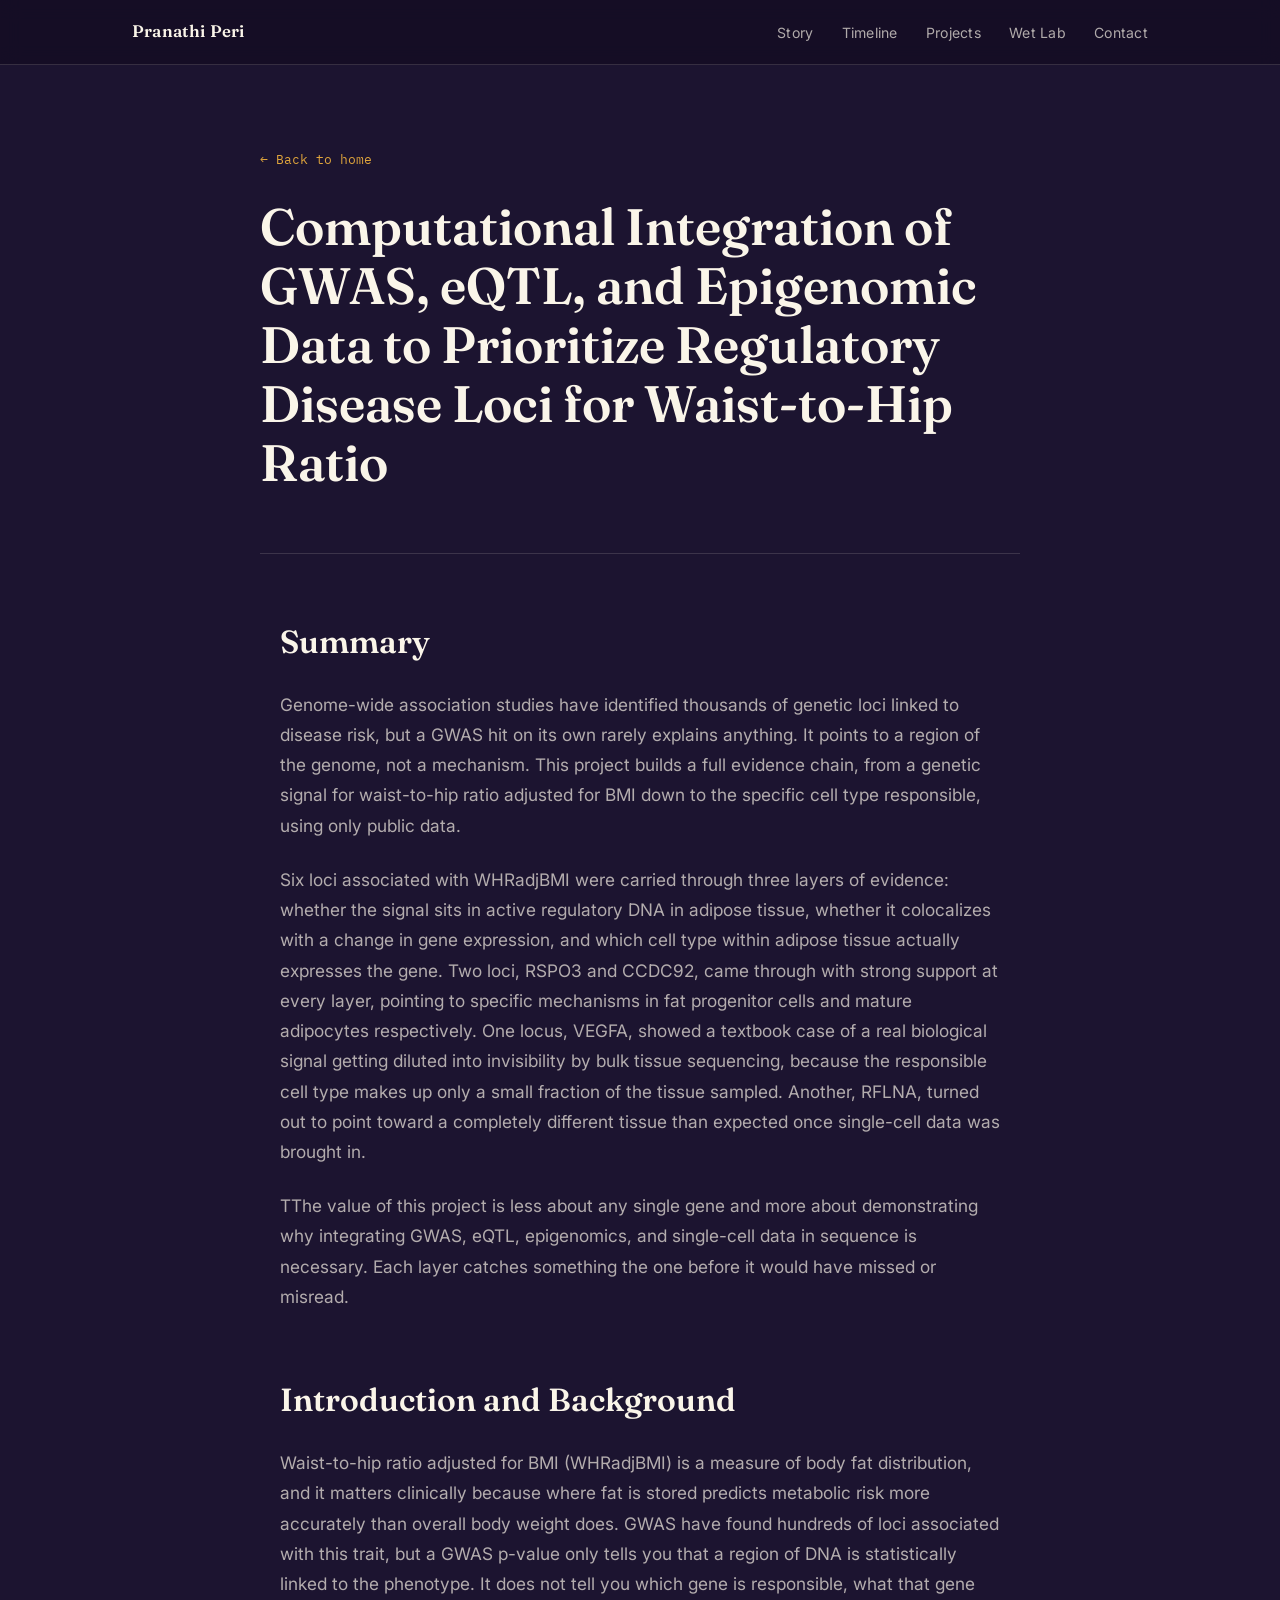
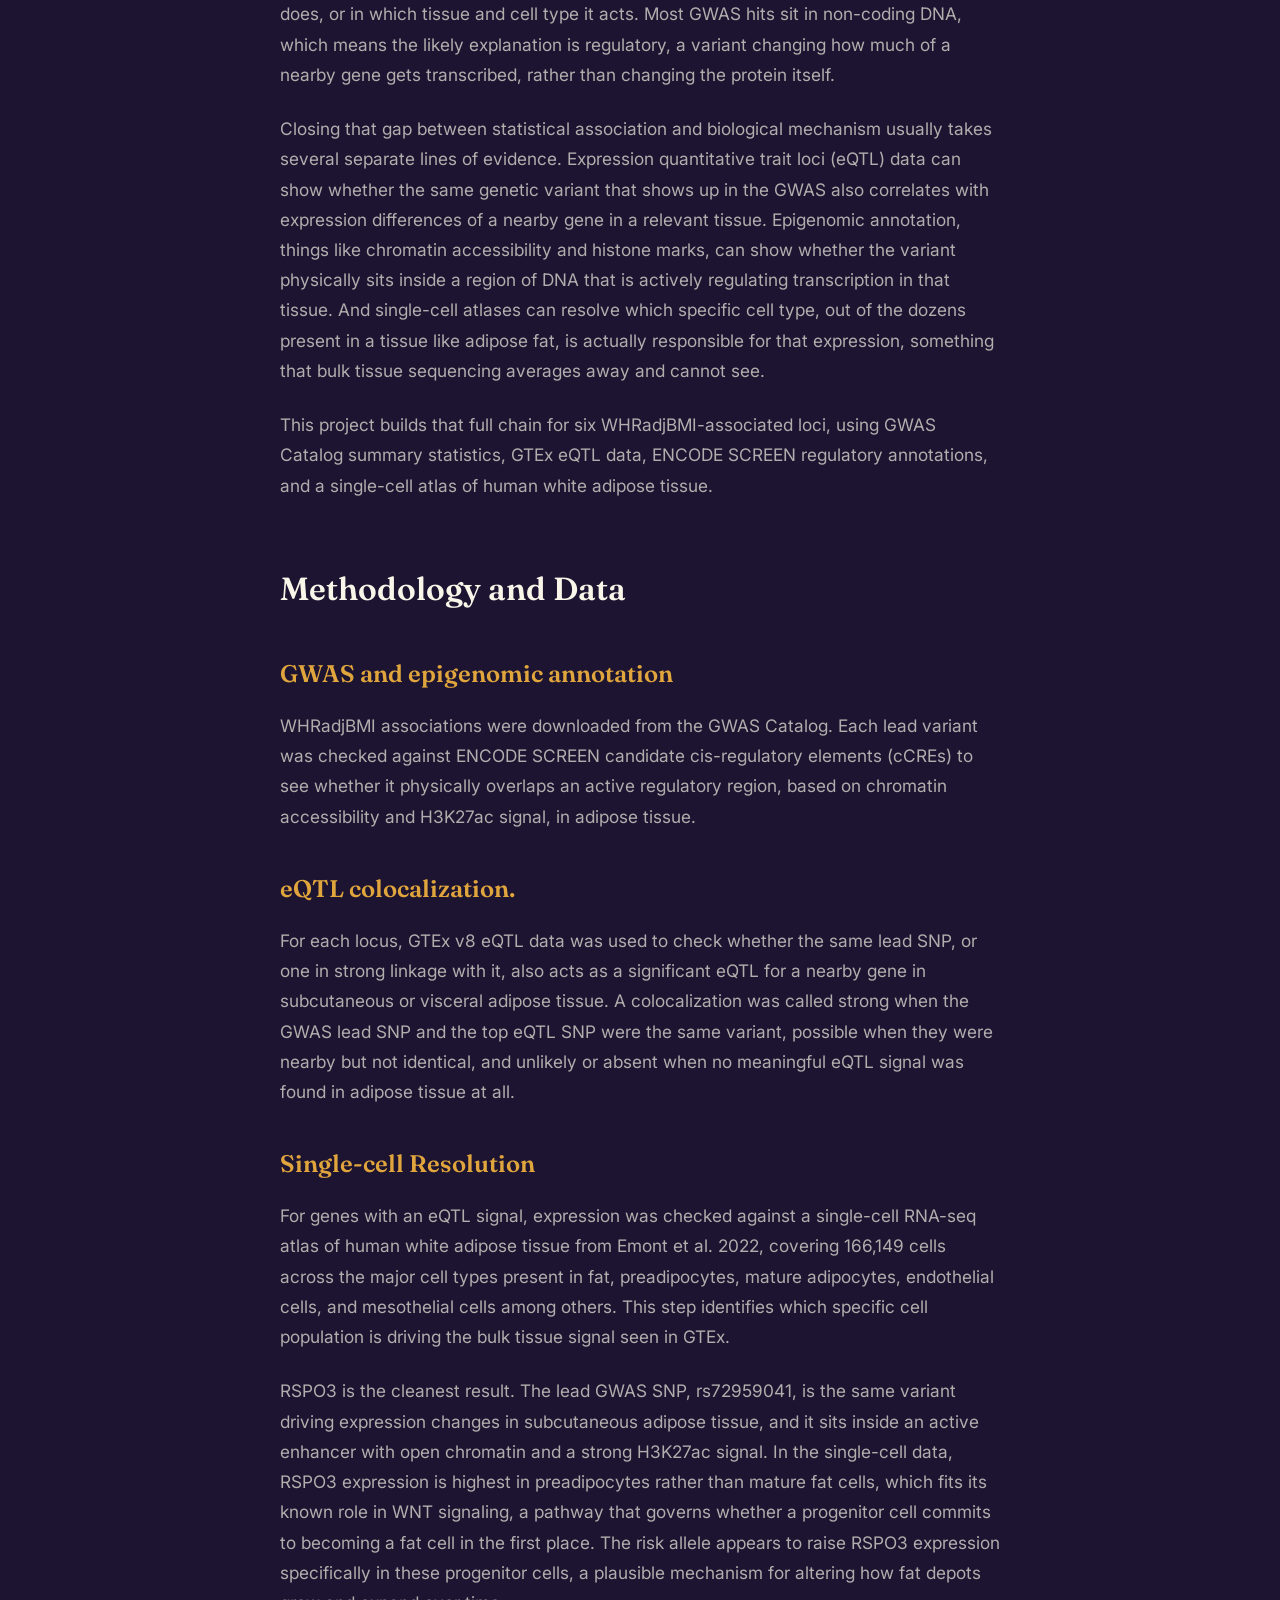
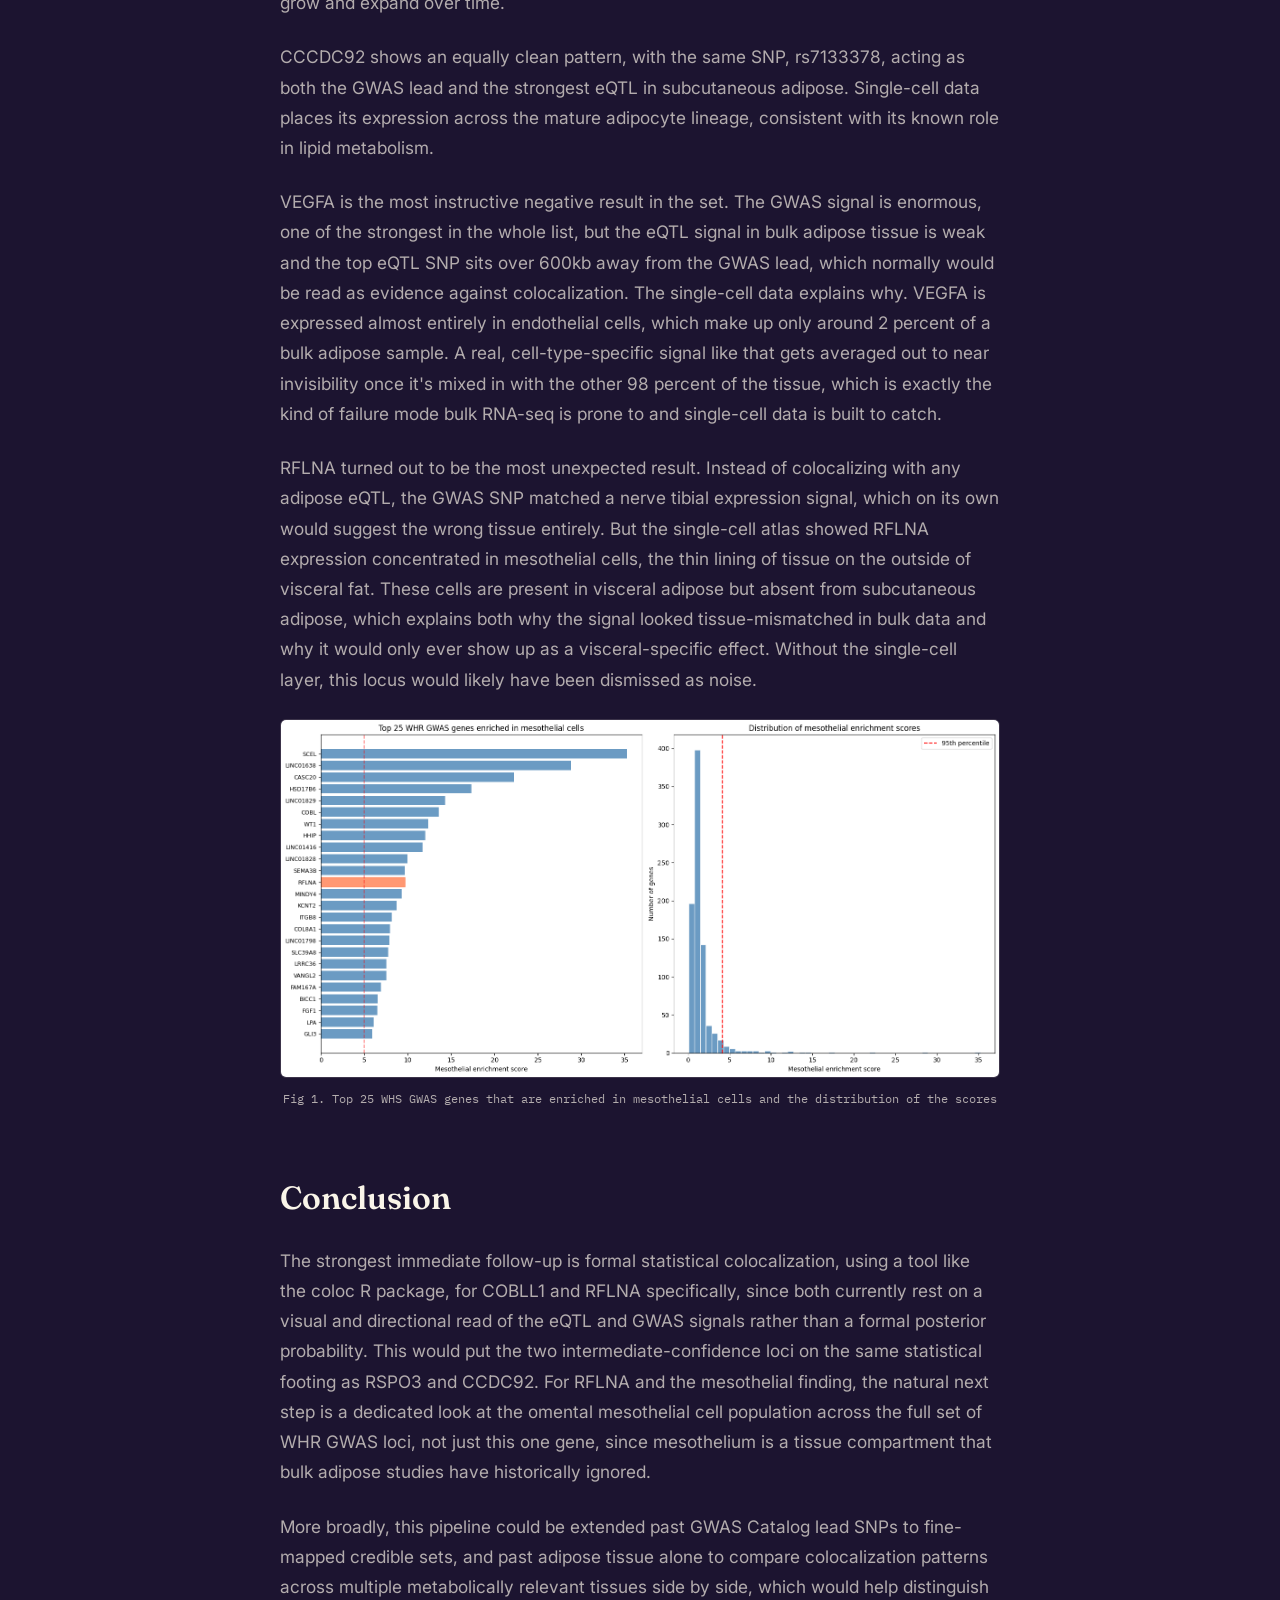
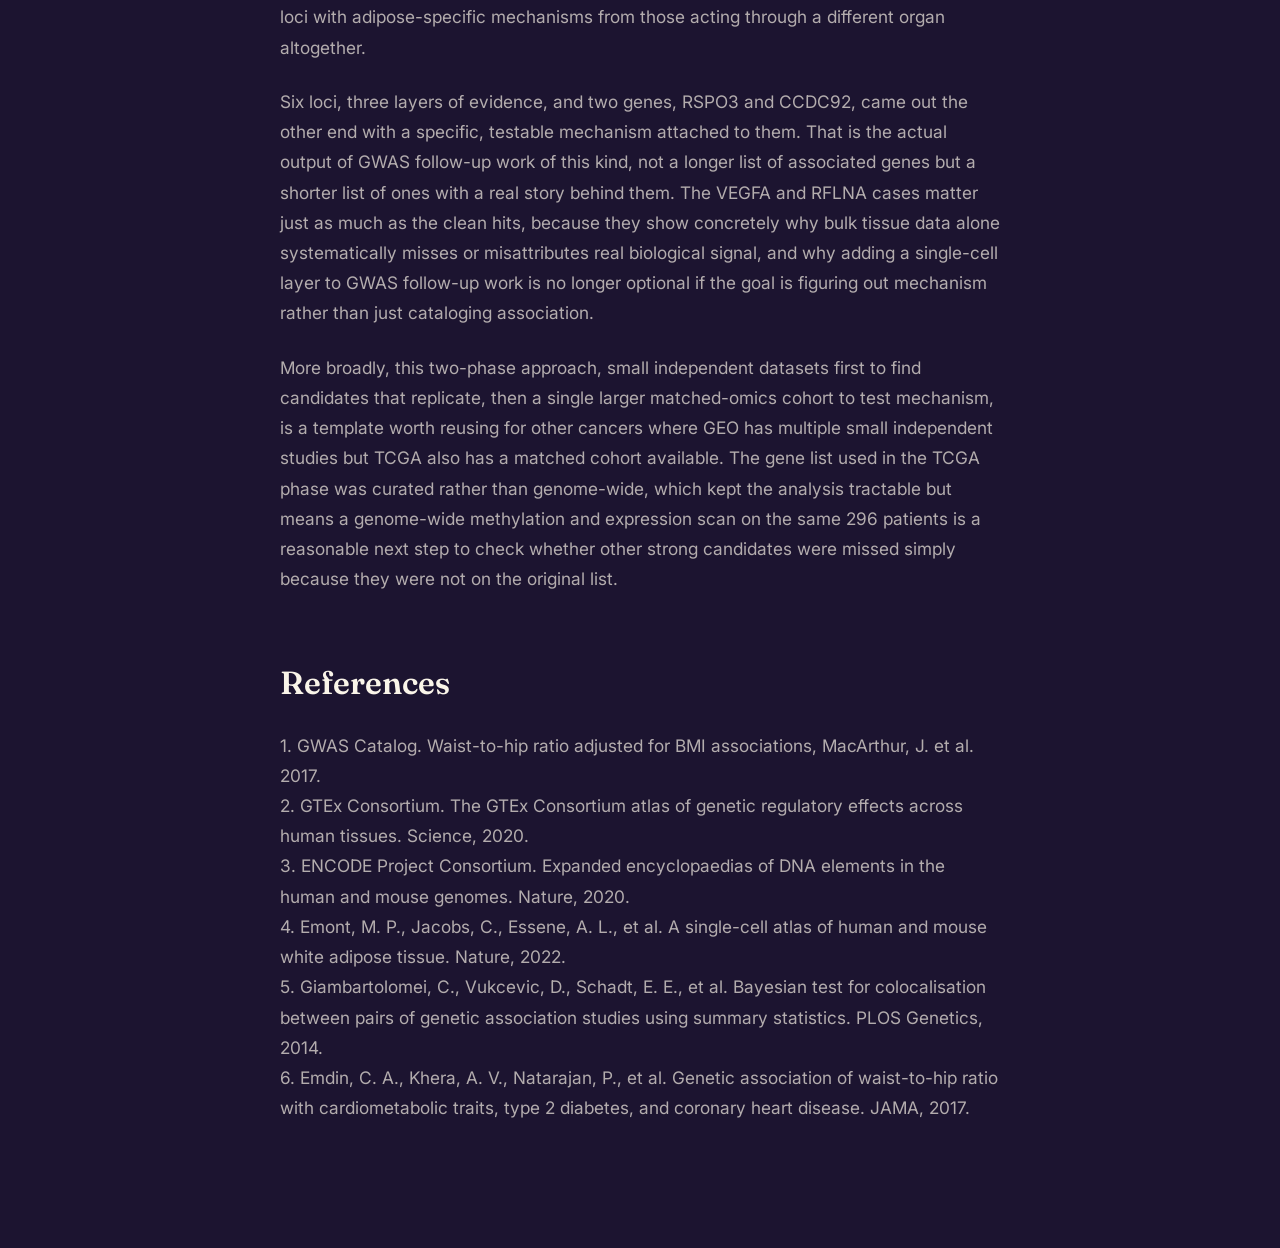
<file: GWAS.html>
<!DOCTYPE html>
<html lang="en">
<head>
<meta charset="UTF-8">
<meta name="viewport" content="width=device-width, initial-scale=1.0">
<title>Pranathi Peri</title>
<meta name="description" content="Pranathi Peri — functional genomics, computational biology, and a few self-directed detours.">
<link rel="preconnect" href="https://fonts.googleapis.com">
<link rel="preconnect" href="https://fonts.gstatic.com" crossorigin>
<link href="https://fonts.googleapis.com/css2?family=Fraunces:ital,opsz,wght@0,9..144,300;0,9..144,450;0,9..144,600;0,9..144,700;1,9..144,450;1,9..144,600&family=Inter:wght@400;500;600&family=IBM+Plex+Mono:wght@400;500&display=swap" rel="stylesheet">
<link rel="stylesheet" href="style.css">
</head>
<body>

<nav>
  <div class="nav-inner">
    <a href="index.html" class="nav-name">Pranathi Peri</a>
    <button class="nav-toggle" id="navToggle" aria-label="Toggle menu" aria-expanded="false">
      <span></span><span></span><span></span>
    </button>
    <ul class="nav-links" id="navLinks">
      <li><a href="#origin">Story</a></li>
      <li><a href="#timeline">Timeline</a></li>
      <li><a href="#work">Projects</a></li>
      <li><a href="#wetlab">Wet Lab</a></li>
      <li><a href="#contact">Contact</a></li>
    </ul>
  </div>
</nav>

<main class="article-page">
  <div class="wrap">
    <header class="article-header">
      <a href="index.html" class="back-link">&larr; Back to home</a>
      <h1>Computational Integration of GWAS, eQTL, and Epigenomic Data to Prioritize Regulatory Disease Loci for Waist-to-Hip Ratio  </h1>
      </div>
    </header>

    <article class="article-body">
        <h2>Summary</h2>
        <p>
       Genome-wide association studies have identified thousands of genetic loci linked to disease risk, but a GWAS hit on its own rarely explains anything. It points to a region of the genome, not a mechanism. This project builds a full evidence chain, from a genetic signal for waist-to-hip ratio adjusted for BMI down to the specific cell type responsible, using only public data.
      </p>
        <p>
        Six loci associated with WHRadjBMI were carried through three layers of evidence: whether the signal sits in active regulatory DNA in adipose tissue, whether it colocalizes with a change in gene expression, and which cell type within adipose tissue actually expresses the gene. Two loci, RSPO3 and CCDC92, came through with strong support at every layer, pointing to specific mechanisms in fat progenitor cells and mature adipocytes respectively. One locus, VEGFA, showed a textbook case of a real biological signal getting diluted into invisibility by bulk tissue sequencing, because the responsible cell type makes up only a small fraction of the tissue sampled. Another, RFLNA, turned out to point toward a completely different tissue than expected once single-cell data was brought in.
      </p>
        <p>
       TThe value of this project is less about any single gene and more about demonstrating why integrating GWAS, eQTL, epigenomics, and single-cell data in sequence is necessary. Each layer catches something the one before it would have missed or misread.
      </p>

        <h2>Introduction and Background</h2>
        <p>
       Waist-to-hip ratio adjusted for BMI (WHRadjBMI) is a measure of body fat distribution, and it matters clinically because where fat is stored predicts metabolic risk more accurately than overall body weight does. GWAS have found hundreds of loci associated with this trait, but a GWAS p-value only tells you that a region of DNA is statistically linked to the phenotype. It does not tell you which gene is responsible, what that gene does, or in which tissue and cell type it acts. Most GWAS hits sit in non-coding DNA, which means the likely explanation is regulatory, a variant changing how much of a nearby gene gets transcribed, rather than changing the protein itself.
      </p>
        <p> 
        Closing that gap between statistical association and biological mechanism usually takes several separate lines of evidence. Expression quantitative trait loci (eQTL) data can show whether the same genetic variant that shows up in the GWAS also correlates with expression differences of a nearby gene in a relevant tissue. Epigenomic annotation, things like chromatin accessibility and histone marks, can show whether the variant physically sits inside a region of DNA that is actively regulating transcription in that tissue. And single-cell atlases can resolve which specific cell type, out of the dozens present in a tissue like adipose fat, is actually responsible for that expression, something that bulk tissue sequencing averages away and cannot see.
     </p>
        <p>
        This project builds that full chain for six WHRadjBMI-associated loci, using GWAS Catalog summary statistics, GTEx eQTL data, ENCODE SCREEN regulatory annotations, and a single-cell atlas of human white adipose tissue.
     </p>
        <p>

        <h2>Methodology and Data</h2>

        <h3>GWAS and epigenomic annotation </h3>
        <p>
            WHRadjBMI associations were downloaded from the GWAS Catalog. Each lead variant was checked against ENCODE SCREEN candidate cis-regulatory elements (cCREs) to see whether it physically overlaps an active regulatory region, based on chromatin accessibility and H3K27ac signal, in adipose tissue.
          </p>

        <h3>eQTL colocalization.</h3>
        <p>
            For each locus, GTEx v8 eQTL data was used to check whether the same lead SNP, or one in strong linkage with it, also acts as a significant eQTL for a nearby gene in subcutaneous or visceral adipose tissue. A colocalization was called strong when the GWAS lead SNP and the top eQTL SNP were the same variant, possible when they were nearby but not identical, and unlikely or absent when no meaningful eQTL signal was found in adipose tissue at all.
          </p>

        <h3> Single-cell Resolution</h3>
        <p>For genes with an eQTL signal, expression was checked against a single-cell RNA-seq atlas of human white adipose tissue from Emont et al. 2022, covering 166,149 cells across the major cell types present in fat, preadipocytes, mature adipocytes, endothelial cells, and mesothelial cells among others. This step identifies which specific cell population is driving the bulk tissue signal seen in GTEx.</p>


        <Analysis>
          
        <p>
            RSPO3 is the cleanest result. The lead GWAS SNP, rs72959041, is the same variant driving expression changes in subcutaneous adipose tissue, and it sits inside an active enhancer with open chromatin and a strong H3K27ac signal. In the single-cell data, RSPO3 expression is highest in preadipocytes rather than mature fat cells, which fits its known role in WNT signaling, a pathway that governs whether a progenitor cell commits to becoming a fat cell in the first place. The risk allele appears to raise RSPO3 expression specifically in these progenitor cells, a plausible mechanism for altering how fat depots grow and expand over time.
          </p>
        <p>
            CCCDC92 shows an equally clean pattern, with the same SNP, rs7133378, acting as both the GWAS lead and the strongest eQTL in subcutaneous adipose. Single-cell data places its expression across the mature adipocyte lineage, consistent with its known role in lipid metabolism. <p>

            </p>
        <p>VEGFA is the most instructive negative result in the set. The GWAS signal is enormous, one of the strongest in the whole list, but the eQTL signal in bulk adipose tissue is weak and the top eQTL SNP sits over 600kb away from the GWAS lead, which normally would be read as evidence against colocalization. The single-cell data explains why. VEGFA is expressed almost entirely in endothelial cells, which make up only around 2 percent of a bulk adipose sample. A real, cell-type-specific signal like that gets averaged out to near invisibility once it's mixed in with the other 98 percent of the tissue, which is exactly the kind of failure mode bulk RNA-seq is prone to and single-cell data is built to catch.
          <p>

            <p>
              RFLNA turned out to be the most unexpected result. Instead of colocalizing with any adipose eQTL, the GWAS SNP matched a nerve tibial expression signal, which on its own would suggest the wrong tissue entirely. But the single-cell atlas showed RFLNA expression concentrated in mesothelial cells, the thin lining of tissue on the outside of visceral fat. These cells are present in visceral adipose but absent from subcutaneous adipose, which explains both why the signal looked tissue-mismatched in bulk data and why it would only ever show up as a visceral-specific effect. Without the single-cell layer, this locus would likely have been dismissed as noise.
            
            </p>
            <img src="assets/whs.png" alt="Top 20 Features - Tumour vs Normal Classifier">
            <figcaption>Fig 1. Top 25 WHS GWAS genes that are enriched in mesothelial cells and the distribution of the scores</figcaption>
        </figure>
        </figure>

       
<h2>Conclusion</h2>
        <p>
            The strongest immediate follow-up is formal statistical colocalization, using a tool like the coloc R package, for COBLL1 and RFLNA specifically, since both currently rest on a visual and directional read of the eQTL and GWAS signals rather than a formal posterior probability. This would put the two intermediate-confidence loci on the same statistical footing as RSPO3 and CCDC92. For RFLNA and the mesothelial finding, the natural next step is a dedicated look at the omental mesothelial cell population across the full set of WHR GWAS loci, not just this one gene, since mesothelium is a tissue compartment that bulk adipose studies have historically ignored.<p>

            </p>
            <p>More broadly, this pipeline could be extended past GWAS Catalog lead SNPs to fine-mapped credible sets, and past adipose tissue alone to compare colocalization patterns across multiple metabolically relevant tissues side by side, which would help distinguish loci with adipose-specific mechanisms from those acting through a different organ altogether. </p>

<p>Six loci, three layers of evidence, and two genes, RSPO3 and CCDC92, came out the other end with a specific, testable mechanism attached to them. That is the actual output of GWAS follow-up work of this kind, not a longer list of associated genes but a shorter list of ones with a real story behind them. The VEGFA and RFLNA cases matter just as much as the clean hits, because they show concretely why bulk tissue data alone systematically misses or misattributes real biological signal, and why adding a single-cell layer to GWAS follow-up work is no longer optional if the goal is figuring out mechanism rather than just cataloging association.</p>            More broadly, this two-phase approach, small independent datasets first to find candidates that replicate, then a single larger matched-omics cohort to test mechanism, is a template worth reusing for other cancers where GEO has multiple small independent studies but TCGA also has a matched cohort available. The gene list used in the TCGA phase was curated rather than genome-wide, which kept the analysis tractable but means a genome-wide methylation and expression scan on the same 296 patients is a reasonable next step to check whether other strong candidates were missed simply because they were not on the original list.
 </p>
 
        <h2>References</h2>
        <p>
            1. GWAS Catalog. Waist-to-hip ratio adjusted for BMI associations, MacArthur, J. et al. 2017.
            <br>
            2. GTEx Consortium. The GTEx Consortium atlas of genetic regulatory effects across human tissues. Science, 2020. 
            <br>
            3. ENCODE Project Consortium. Expanded encyclopaedias of DNA elements in the human and mouse genomes. Nature, 2020.
            <br>
            4. Emont, M. P., Jacobs, C., Essene, A. L., et al. A single-cell atlas of human and mouse white adipose tissue. Nature, 2022.
            <br>
            5. Giambartolomei, C., Vukcevic, D., Schadt, E. E., et al. Bayesian test for colocalisation between pairs of genetic association studies using summary statistics. PLOS Genetics, 2014.
            <br>
            6. Emdin, C. A., Khera, A. V., Natarajan, P., et al. Genetic association of waist-to-hip ratio with cardiometabolic traits, type 2 diabetes, and coronary heart disease. JAMA, 2017.
            <br>
            
        
    </article>

  </div>
</main>

</html>
</file>
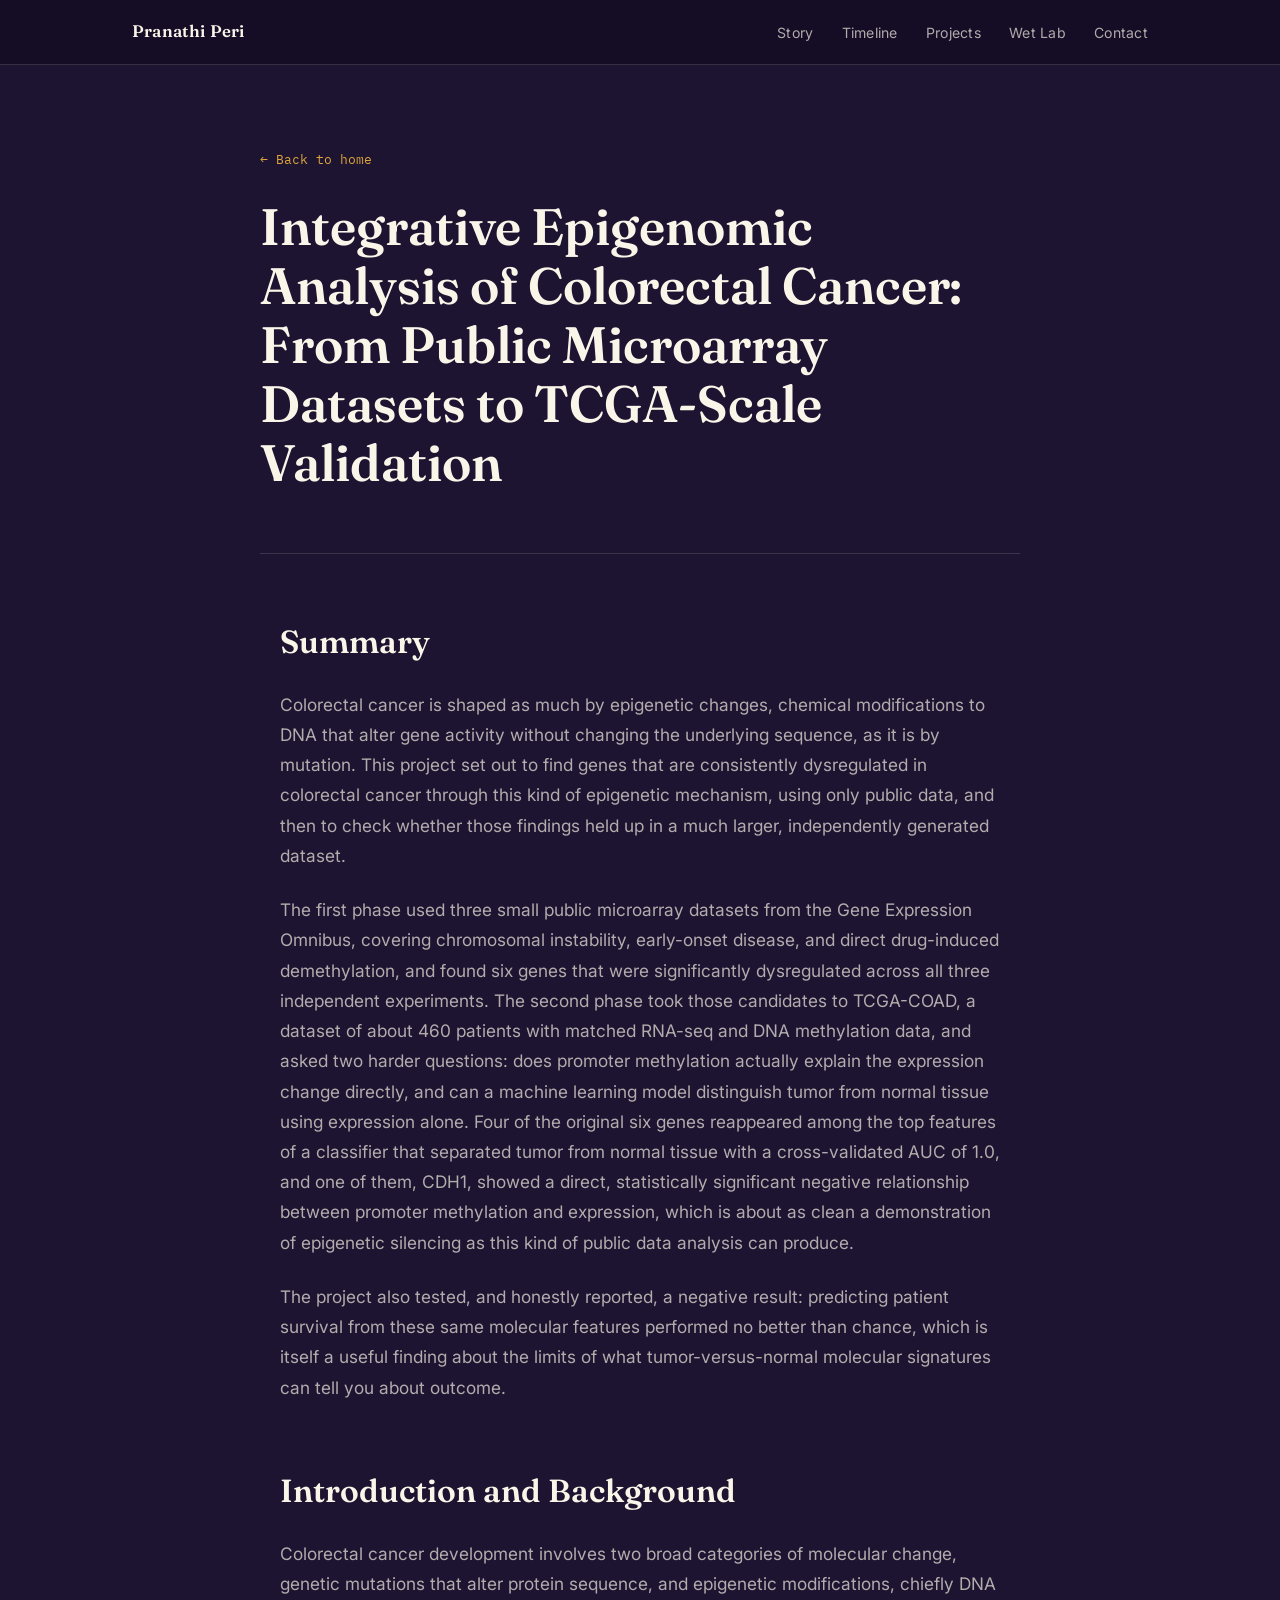
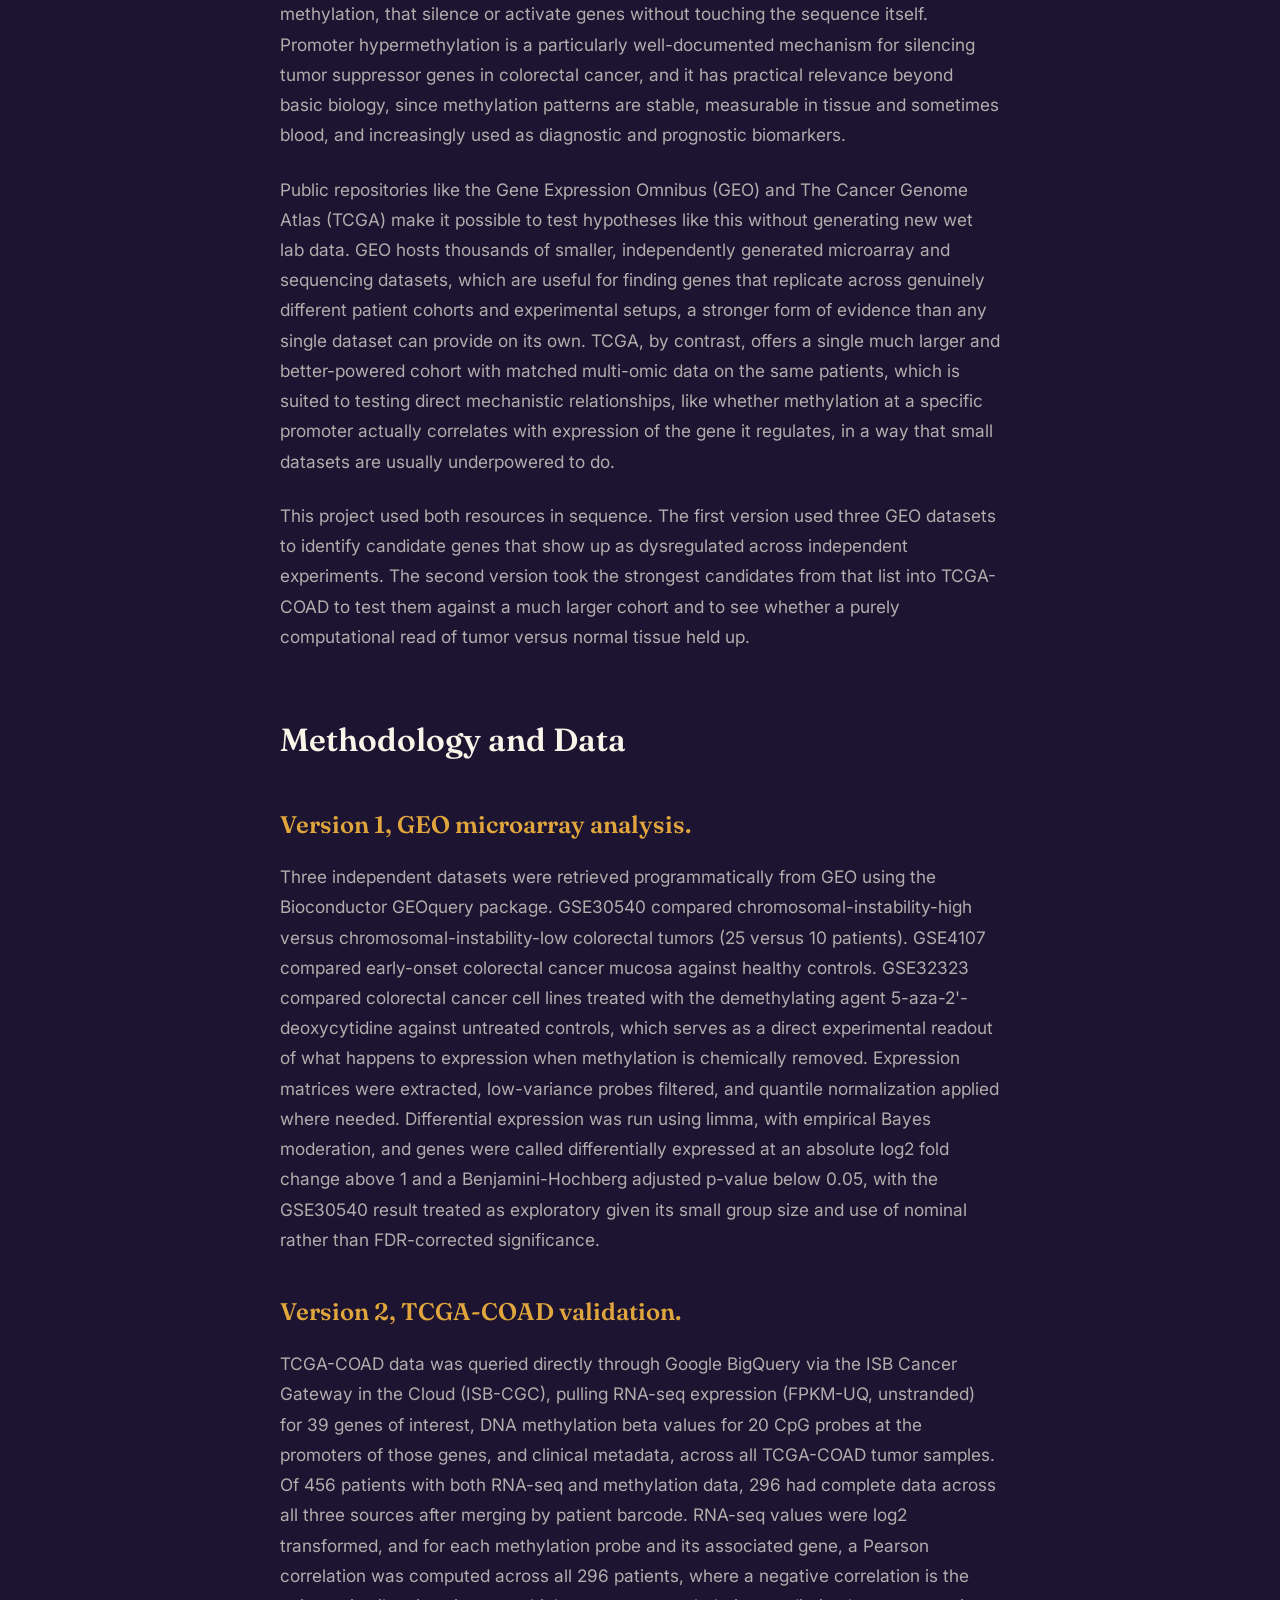
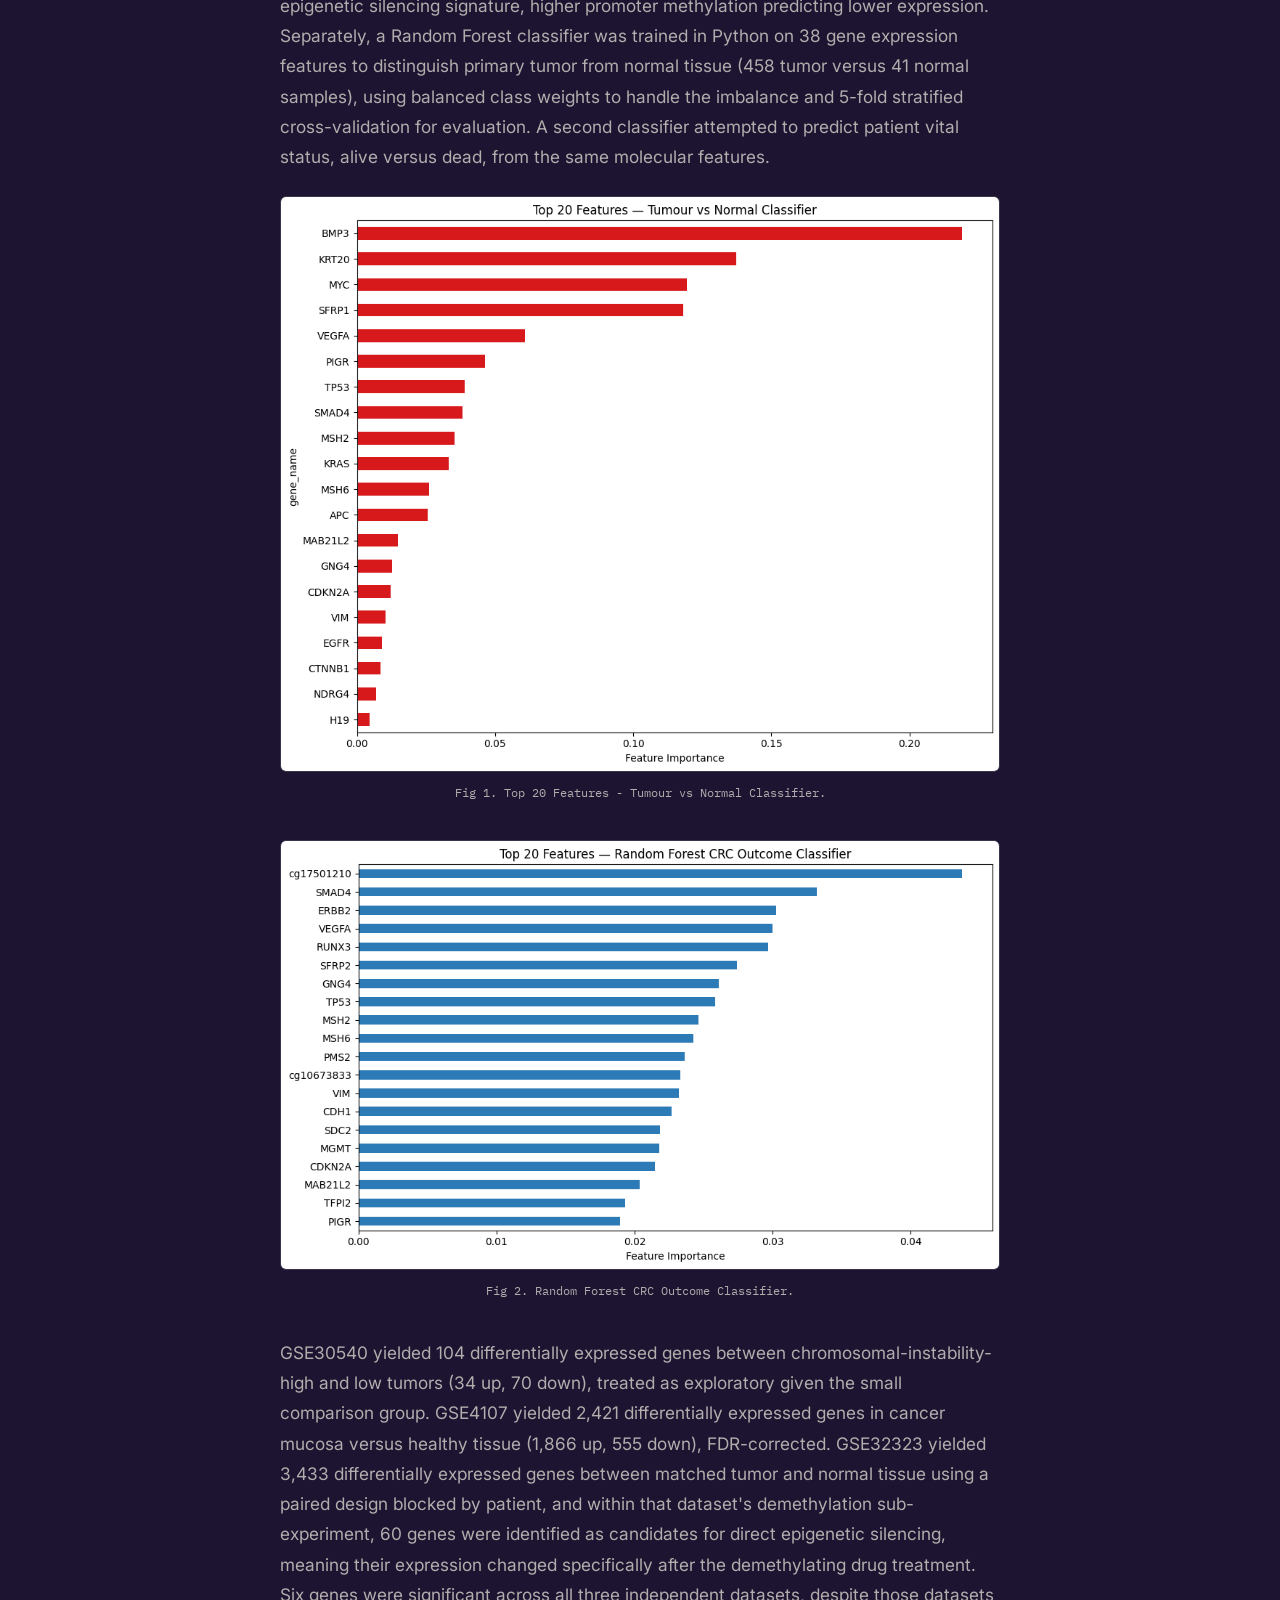
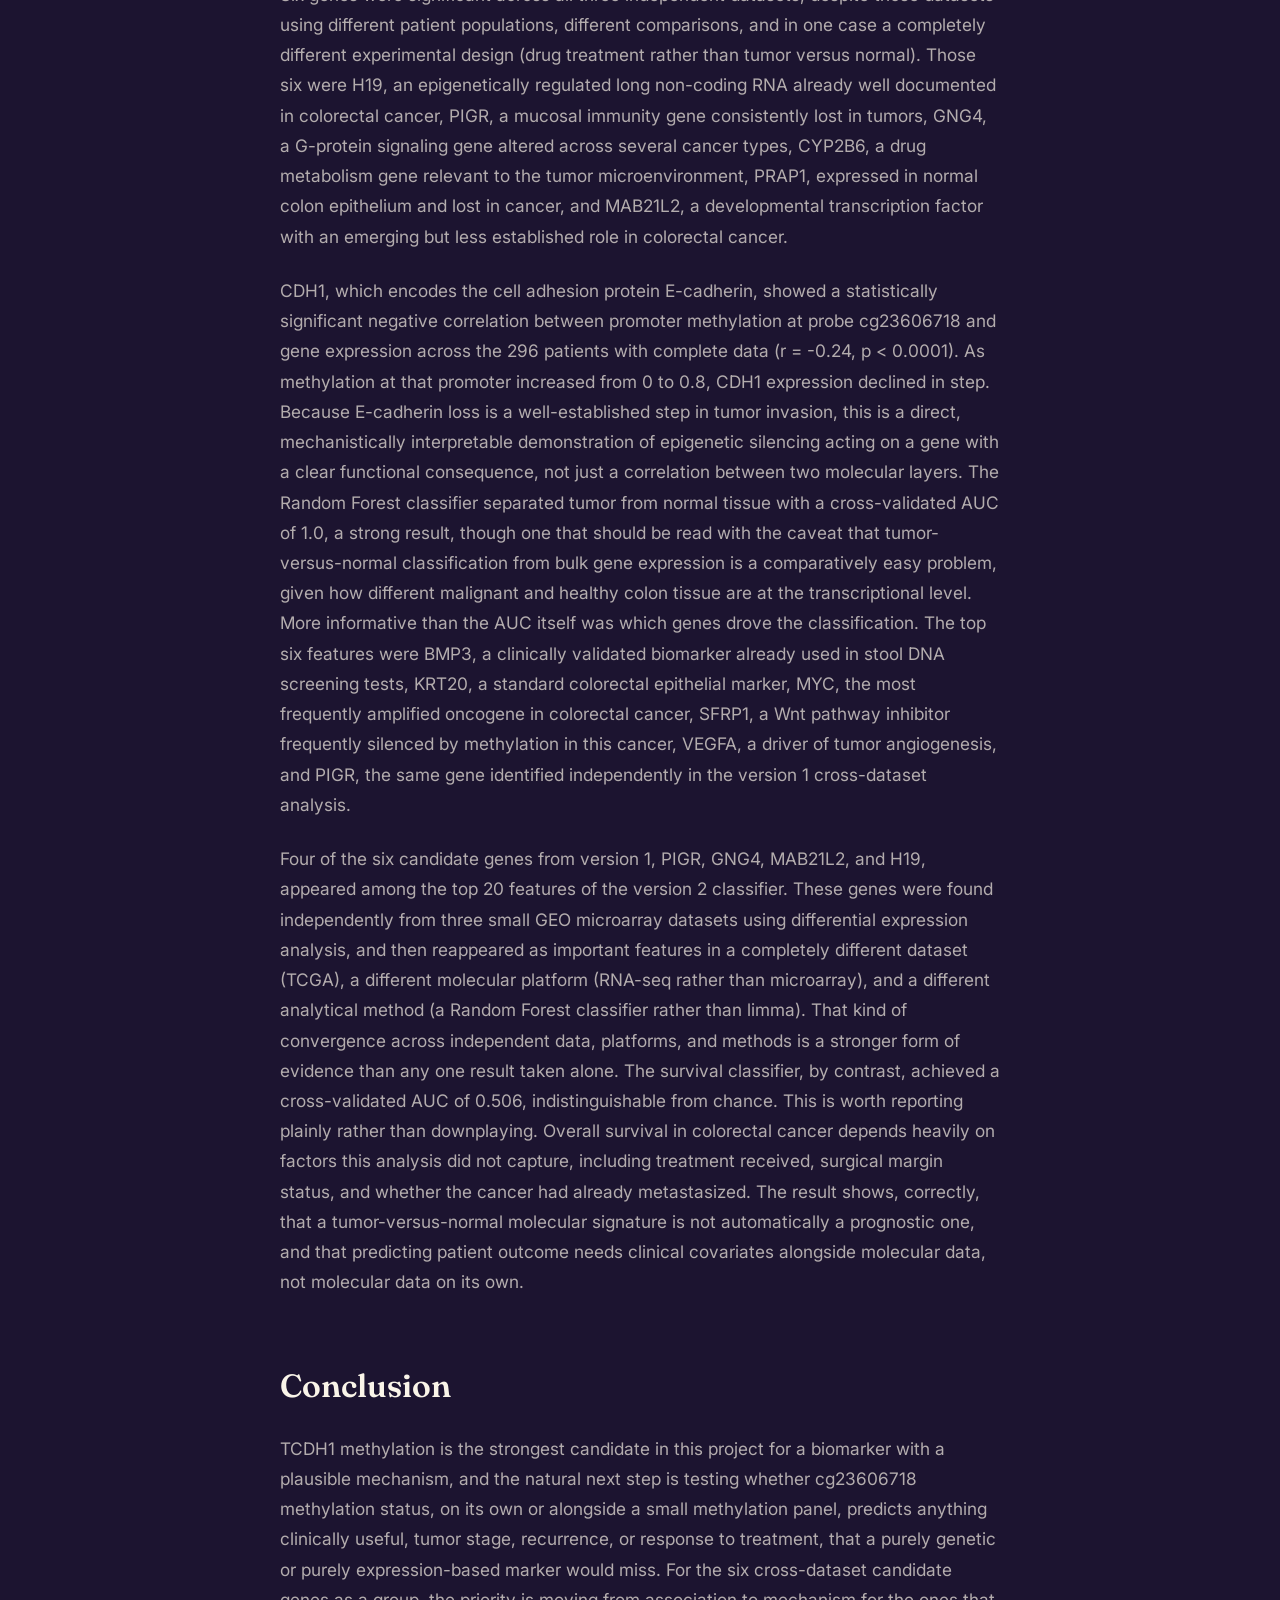
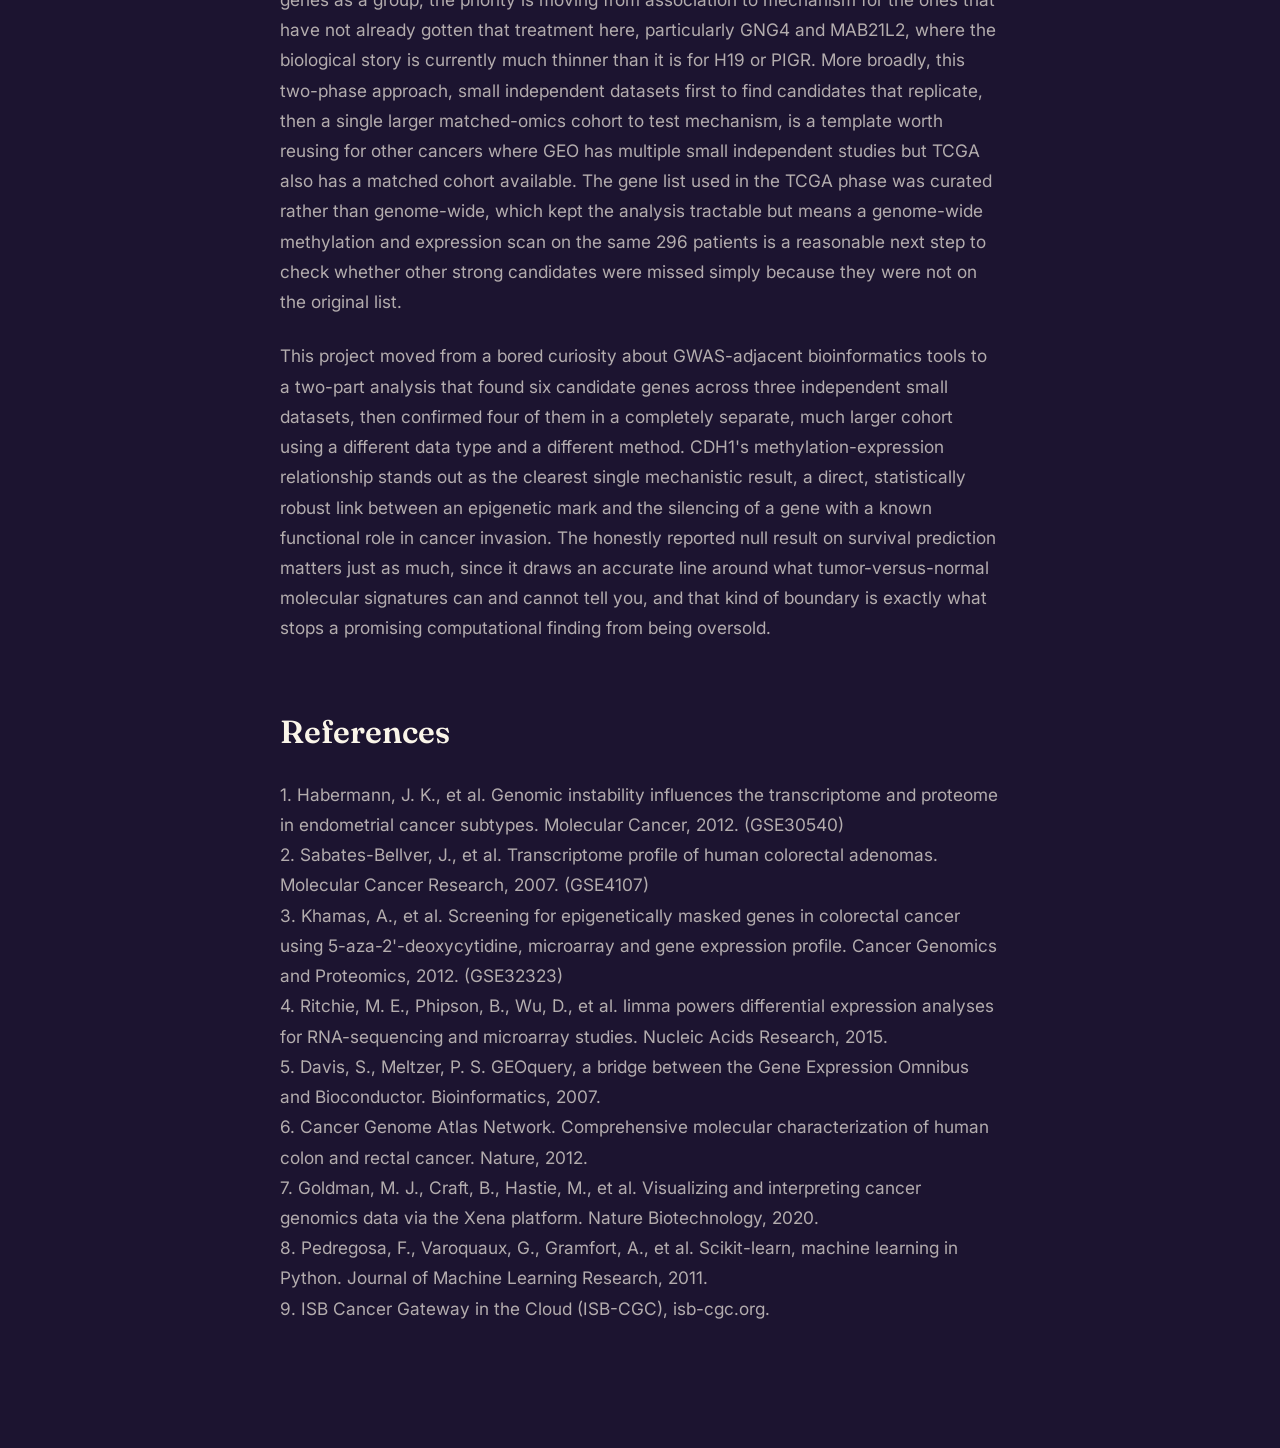
<file: ML_CRC.html>
<!DOCTYPE html>
<html lang="en">
<head>
<meta charset="UTF-8">
<meta name="viewport" content="width=device-width, initial-scale=1.0">
<title>Pranathi Peri</title>
<meta name="description" content="Pranathi Peri — functional genomics, computational biology, and a few self-directed detours.">
<link rel="preconnect" href="https://fonts.googleapis.com">
<link rel="preconnect" href="https://fonts.gstatic.com" crossorigin>
<link href="https://fonts.googleapis.com/css2?family=Fraunces:ital,opsz,wght@0,9..144,300;0,9..144,450;0,9..144,600;0,9..144,700;1,9..144,450;1,9..144,600&family=Inter:wght@400;500;600&family=IBM+Plex+Mono:wght@400;500&display=swap" rel="stylesheet">
<link rel="stylesheet" href="style.css">
</head>
<body>

<nav>
  <div class="nav-inner">
    <a href="index.html" class="nav-name">Pranathi Peri</a>
    <button class="nav-toggle" id="navToggle" aria-label="Toggle menu" aria-expanded="false">
      <span></span><span></span><span></span>
    </button>
    <ul class="nav-links" id="navLinks">
      <li><a href="#origin">Story</a></li>
      <li><a href="#timeline">Timeline</a></li>
      <li><a href="#work">Projects</a></li>
      <li><a href="#wetlab">Wet Lab</a></li>
      <li><a href="#contact">Contact</a></li>
    </ul>
  </div>
</nav>

<main class="article-page">
  <div class="wrap">
    <header class="article-header">
      <a href="index.html" class="back-link">&larr; Back to home</a>
      <h1>Integrative Epigenomic Analysis of Colorectal Cancer: From Public Microarray Datasets to TCGA-Scale Validation </h1>
      </div>
    </header>

    <article class="article-body">
        <h2>Summary</h2>
        <p>
       Colorectal cancer is shaped as much by epigenetic changes, chemical modifications to DNA that alter gene activity without changing the underlying sequence, as it is by mutation. This project set out to find genes that are consistently dysregulated in colorectal cancer through this kind of epigenetic mechanism, using only public data, and then to check whether those findings held up in a much larger, independently generated dataset. 
    </p>
        <p>
        The first phase used three small public microarray datasets from the Gene Expression Omnibus, covering chromosomal instability, early-onset disease, and direct drug-induced demethylation, and found six genes that were significantly dysregulated across all three independent experiments. The second phase took those candidates to TCGA-COAD, a dataset of about 460 patients with matched RNA-seq and DNA methylation data, and asked two harder questions: does promoter methylation actually explain the expression change directly, and can a machine learning model distinguish tumor from normal tissue using expression alone. Four of the original six genes reappeared among the top features of a classifier that separated tumor from normal tissue with a cross-validated AUC of 1.0, and one of them, CDH1, showed a direct, statistically significant negative relationship between promoter methylation and expression, which is about as clean a demonstration of epigenetic silencing as this kind of public data analysis can produce.
        </p>
        <p>
       The project also tested, and honestly reported, a negative result: predicting patient survival from these same molecular features performed no better than chance, which is itself a useful finding about the limits of what tumor-versus-normal molecular signatures can tell you about outcome. </p>

        <h2>Introduction and Background</h2>
        <p>
       Colorectal cancer development involves two broad categories of molecular change, genetic mutations that alter protein sequence, and epigenetic modifications, chiefly DNA methylation, that silence or activate genes without touching the sequence itself. Promoter hypermethylation is a particularly well-documented mechanism for silencing tumor suppressor genes in colorectal cancer, and it has practical relevance beyond basic biology, since methylation patterns are stable, measurable in tissue and sometimes blood, and increasingly used as diagnostic and prognostic biomarkers.
    </p>
        <p> 
        Public repositories like the Gene Expression Omnibus (GEO) and The Cancer Genome Atlas (TCGA) make it possible to test hypotheses like this without generating new wet lab data. GEO hosts thousands of smaller, independently generated microarray and sequencing datasets, which are useful for finding genes that replicate across genuinely different patient cohorts and experimental setups, a stronger form of evidence than any single dataset can provide on its own. TCGA, by contrast, offers a single much larger and better-powered cohort with matched multi-omic data on the same patients, which is suited to testing direct mechanistic relationships, like whether methylation at a specific promoter actually correlates with expression of the gene it regulates, in a way that small datasets are usually underpowered to do.
     </p>
        <p>
        This project used both resources in sequence. The first version used three GEO datasets to identify candidate genes that show up as dysregulated across independent experiments. The second version took the strongest candidates from that list into TCGA-COAD to test them against a much larger cohort and to see whether a purely computational read of tumor versus normal tissue held up.
     </p>
        <p>

        <h2>Methodology and Data</h2>

        <h3>Version 1, GEO microarray analysis. </h3>
        <p>
            Three independent datasets were retrieved programmatically from GEO using the Bioconductor GEOquery package. GSE30540 compared chromosomal-instability-high versus chromosomal-instability-low colorectal tumors (25 versus 10 patients). GSE4107 compared early-onset colorectal cancer mucosa against healthy controls. GSE32323 compared colorectal cancer cell lines treated with the demethylating agent 5-aza-2'-deoxycytidine against untreated controls, which serves as a direct experimental readout of what happens to expression when methylation is chemically removed. Expression matrices were extracted, low-variance probes filtered, and quantile normalization applied where needed. Differential expression was run using limma, with empirical Bayes moderation, and genes were called differentially expressed at an absolute log2 fold change above 1 and a Benjamini-Hochberg adjusted p-value below 0.05, with the GSE30540 result treated as exploratory given its small group size and use of nominal rather than FDR-corrected significance.
         </p>

        <h3>Version 2, TCGA-COAD validation.</h3>
        <p>
            TCGA-COAD data was queried directly through Google BigQuery via the ISB Cancer Gateway in the Cloud (ISB-CGC), pulling RNA-seq expression (FPKM-UQ, unstranded) for 39 genes of interest, DNA methylation beta values for 20 CpG probes at the promoters of those genes, and clinical metadata, across all TCGA-COAD tumor samples. Of 456 patients with both RNA-seq and methylation data, 296 had complete data across all three sources after merging by patient barcode. RNA-seq values were log2 transformed, and for each methylation probe and its associated gene, a Pearson correlation was computed across all 296 patients, where a negative correlation is the epigenetic silencing signature, higher promoter methylation predicting lower expression. Separately, a Random Forest classifier was trained in Python on 38 gene expression features to distinguish primary tumor from normal tissue (458 tumor versus 41 normal samples), using balanced class weights to handle the imbalance and 5-fold stratified cross-validation for evaluation. A second classifier attempted to predict patient vital status, alive versus dead, from the same molecular features.
        </p>


        <Analysis>
            <img src="assets/top20.png" alt="Top 20 Features - Tumour vs Normal Classifier">
            <figcaption>Fig 1. Top 20 Features - Tumour vs Normal Classifier.</figcaption>
        </figure>
        <figure>
            <img src="assets/top20_rf.png" alt="Distribution of Pearson correlation across all 200 genes">
            <figcaption>Fig 2. Random Forest CRC Outcome Classifier.</figcaption>
        </figure>

        <p>
            GSE30540 yielded 104 differentially expressed genes between chromosomal-instability-high and low tumors (34 up, 70 down), treated as exploratory given the small comparison group. GSE4107 yielded 2,421 differentially expressed genes in cancer mucosa versus healthy tissue (1,866 up, 555 down), FDR-corrected. GSE32323 yielded 3,433 differentially expressed genes between matched tumor and normal tissue using a paired design blocked by patient, and within that dataset's demethylation sub-experiment, 60 genes were identified as candidates for direct epigenetic silencing, meaning their expression changed specifically after the demethylating drug treatment.
Six genes were significant across all three independent datasets, despite those datasets using different patient populations, different comparisons, and in one case a completely different experimental design (drug treatment rather than tumor versus normal). Those six were H19, an epigenetically regulated long non-coding RNA already well documented in colorectal cancer, PIGR, a mucosal immunity gene consistently lost in tumors, GNG4, a G-protein signaling gene altered across several cancer types, CYP2B6, a drug metabolism gene relevant to the tumor microenvironment, PRAP1, expressed in normal colon epithelium and lost in cancer, and MAB21L2, a developmental transcription factor with an emerging but less established role in colorectal cancer.
</p>
        <p>
            CDH1, which encodes the cell adhesion protein E-cadherin, showed a statistically significant negative correlation between promoter methylation at probe cg23606718 and gene expression across the 296 patients with complete data (r = -0.24, p < 0.0001). As methylation at that promoter increased from 0 to 0.8, CDH1 expression declined in step. Because E-cadherin loss is a well-established step in tumor invasion, this is a direct, mechanistically interpretable demonstration of epigenetic silencing acting on a gene with a clear functional consequence, not just a correlation between two molecular layers.
The Random Forest classifier separated tumor from normal tissue with a cross-validated AUC of 1.0, a strong result, though one that should be read with the caveat that tumor-versus-normal classification from bulk gene expression is a comparatively easy problem, given how different malignant and healthy colon tissue are at the transcriptional level. More informative than the AUC itself was which genes drove the classification. The top six features were BMP3, a clinically validated biomarker already used in stool DNA screening tests, KRT20, a standard colorectal epithelial marker, MYC, the most frequently amplified oncogene in colorectal cancer, SFRP1, a Wnt pathway inhibitor frequently silenced by methylation in this cancer, VEGFA, a driver of tumor angiogenesis, and PIGR, the same gene identified independently in the version 1 cross-dataset analysis. 
</p>
        <p>Four of the six candidate genes from version 1, PIGR, GNG4, MAB21L2, and H19, appeared among the top 20 features of the version 2 classifier. These genes were found independently from three small GEO microarray datasets using differential expression analysis, and then reappeared as important features in a completely different dataset (TCGA), a different molecular platform (RNA-seq rather than microarray), and a different analytical method (a Random Forest classifier rather than limma). That kind of convergence across independent data, platforms, and methods is a stronger form of evidence than any one result taken alone.

The survival classifier, by contrast, achieved a cross-validated AUC of 0.506, indistinguishable from chance. This is worth reporting plainly rather than downplaying. Overall survival in colorectal cancer depends heavily on factors this analysis did not capture, including treatment received, surgical margin status, and whether the cancer had already metastasized. The result shows, correctly, that a tumor-versus-normal molecular signature is not automatically a prognostic one, and that predicting patient outcome needs clinical covariates alongside molecular data, not molecular data on its own.</p>
       
<h2>Conclusion</h2>
        <p>
            TCDH1 methylation is the strongest candidate in this project for a biomarker with a plausible mechanism, and the natural next step is testing whether cg23606718 methylation status, on its own or alongside a small methylation panel, predicts anything clinically useful, tumor stage, recurrence, or response to treatment, that a purely genetic or purely expression-based marker would miss.

For the six cross-dataset candidate genes as a group, the priority is moving from association to mechanism for the ones that have not already gotten that treatment here, particularly GNG4 and MAB21L2, where the biological story is currently much thinner than it is for H19 or PIGR.

More broadly, this two-phase approach, small independent datasets first to find candidates that replicate, then a single larger matched-omics cohort to test mechanism, is a template worth reusing for other cancers where GEO has multiple small independent studies but TCGA also has a matched cohort available. The gene list used in the TCGA phase was curated rather than genome-wide, which kept the analysis tractable but means a genome-wide methylation and expression scan on the same 296 patients is a reasonable next step to check whether other strong candidates were missed simply because they were not on the original list.
 </p>

 <p> This project moved from a bored curiosity about GWAS-adjacent bioinformatics tools to a two-part analysis that found six candidate genes across three independent small datasets, then confirmed four of them in a completely separate, much larger cohort using a different data type and a different method. CDH1's methylation-expression relationship stands out as the clearest single mechanistic result, a direct, statistically robust link between an epigenetic mark and the silencing of a gene with a known functional role in cancer invasion. The honestly reported null result on survival prediction matters just as much, since it draws an accurate line around what tumor-versus-normal molecular signatures can and cannot tell you, and that kind of boundary is exactly what stops a promising computational finding from being oversold.

 </p>
        <h2>References</h2>
        <p>
            1. Habermann, J. K., et al. Genomic instability influences the transcriptome and proteome in endometrial cancer subtypes. Molecular Cancer, 2012. (GSE30540)
            <br>
            2. Sabates-Bellver, J., et al. Transcriptome profile of human colorectal adenomas. Molecular Cancer Research, 2007. (GSE4107)
            <br>
            3. Khamas, A., et al. Screening for epigenetically masked genes in colorectal cancer using 5-aza-2'-deoxycytidine, microarray and gene expression profile. Cancer Genomics and Proteomics, 2012. (GSE32323)
            <br>
            4. Ritchie, M. E., Phipson, B., Wu, D., et al. limma powers differential expression analyses for RNA-sequencing and microarray studies. Nucleic Acids Research, 2015.
            <br>
            5. Davis, S., Meltzer, P. S. GEOquery, a bridge between the Gene Expression Omnibus and Bioconductor. Bioinformatics, 2007.
            <br>
            6. Cancer Genome Atlas Network. Comprehensive molecular characterization of human colon and rectal cancer. Nature, 2012.
            <br>
            7. Goldman, M. J., Craft, B., Hastie, M., et al. Visualizing and interpreting cancer genomics data via the Xena platform. Nature Biotechnology, 2020.
            <br>
            8. Pedregosa, F., Varoquaux, G., Gramfort, A., et al. Scikit-learn, machine learning in Python. Journal of Machine Learning Research, 2011.
            <br>
            9. ISB Cancer Gateway in the Cloud (ISB-CGC), isb-cgc.org.
            <br>
        
    </article>

  </div>
</main>

</html>
</file>
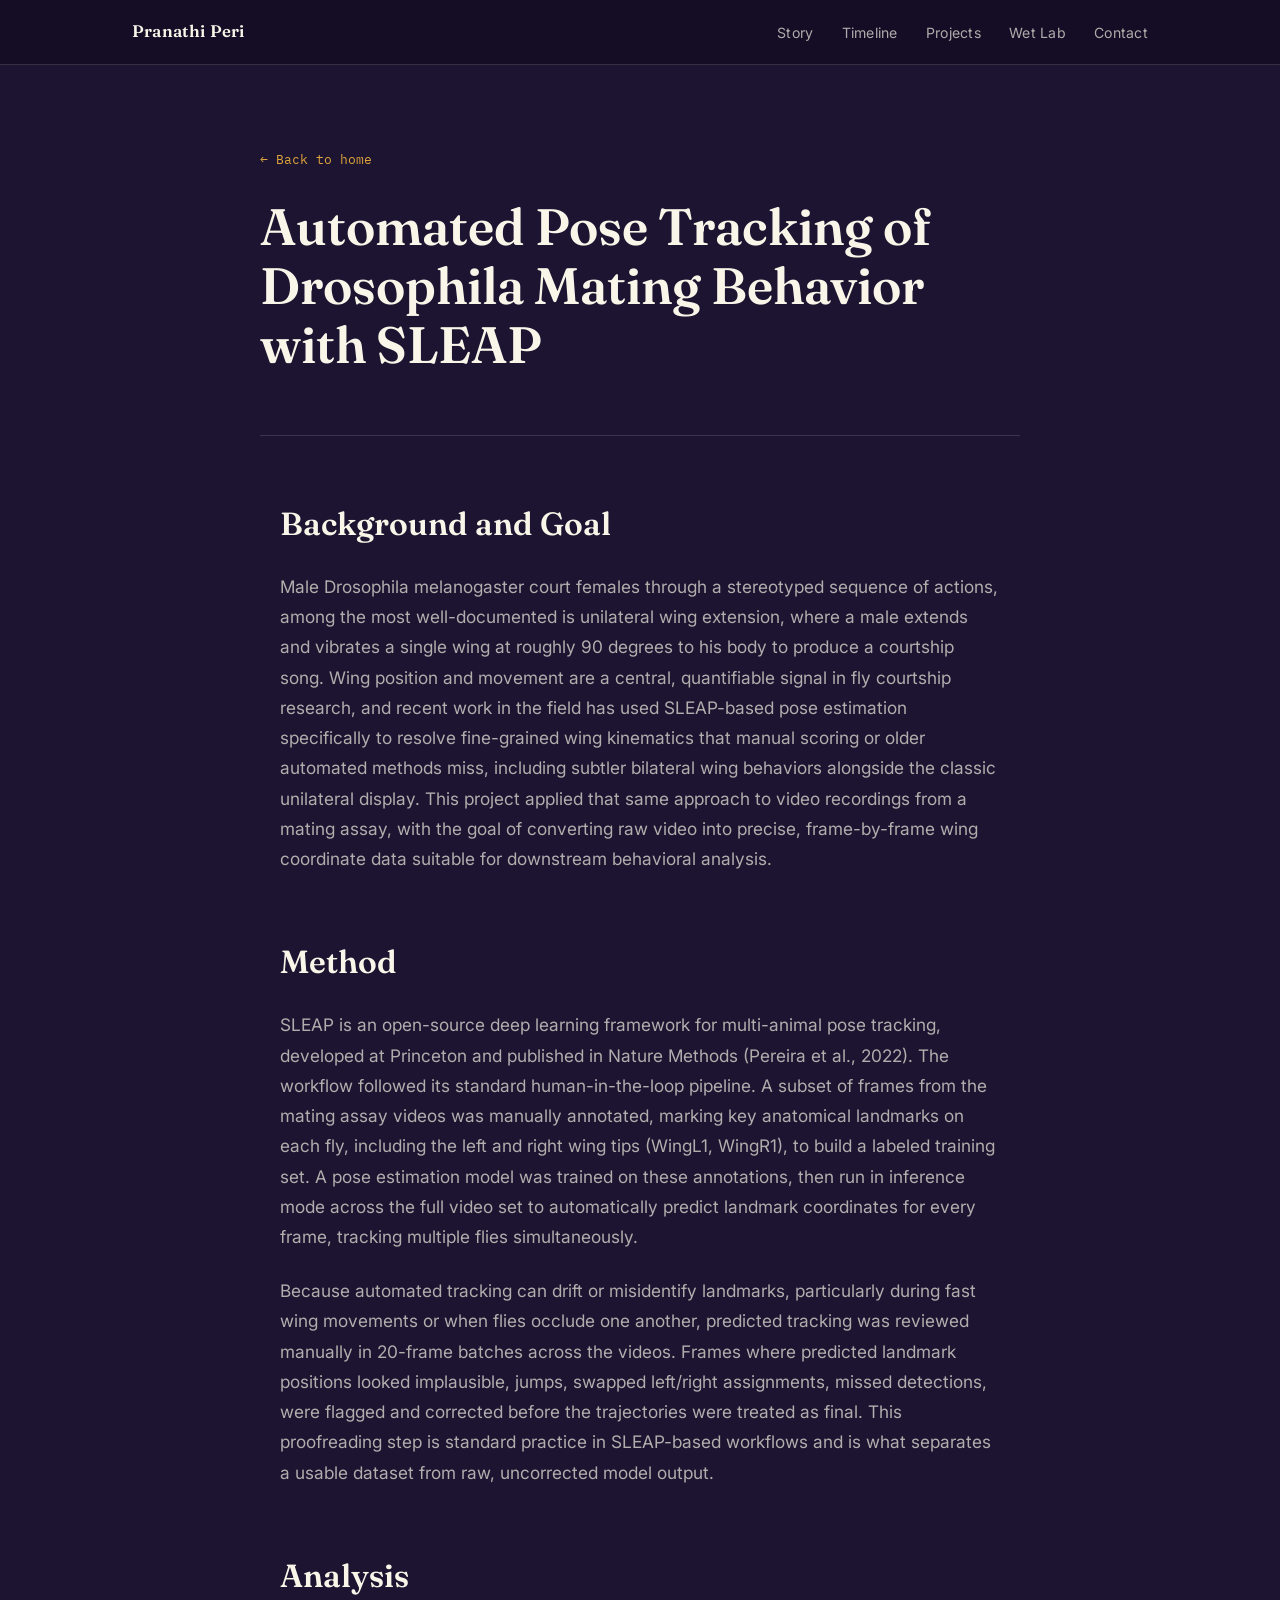
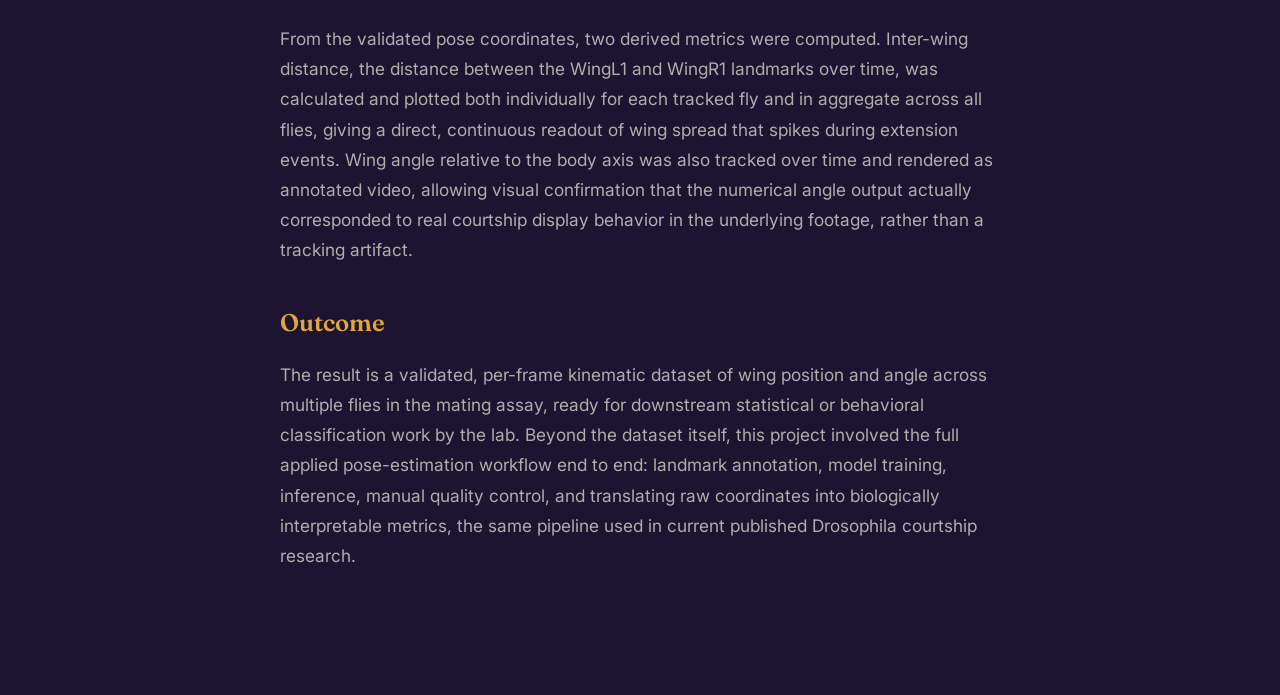
<file: SLEAP.html>
<!DOCTYPE html>
<html lang="en">
<head>
<meta charset="UTF-8">
<meta name="viewport" content="width=device-width, initial-scale=1.0">
<title>Pranathi Peri</title>
<meta name="description" content="Pranathi Peri — functional genomics, computational biology, and a few self-directed detours.">
<link rel="preconnect" href="https://fonts.googleapis.com">
<link rel="preconnect" href="https://fonts.gstatic.com" crossorigin>
<link href="https://fonts.googleapis.com/css2?family=Fraunces:ital,opsz,wght@0,9..144,300;0,9..144,450;0,9..144,600;0,9..144,700;1,9..144,450;1,9..144,600&family=Inter:wght@400;500;600&family=IBM+Plex+Mono:wght@400;500&display=swap" rel="stylesheet">
<link rel="stylesheet" href="style.css">
</head>
<body>

<nav>
  <div class="nav-inner">
    <a href="index.html" class="nav-name">Pranathi Peri</a>
    <button class="nav-toggle" id="navToggle" aria-label="Toggle menu" aria-expanded="false">
      <span></span><span></span><span></span>
    </button>
    <ul class="nav-links" id="navLinks">
      <li><a href="#origin">Story</a></li>
      <li><a href="#timeline">Timeline</a></li>
      <li><a href="#work">Projects</a></li>
      <li><a href="#wetlab">Wet Lab</a></li>
      <li><a href="#contact">Contact</a></li>
    </ul>
  </div>
</nav>

<main class="article-page">
  <div class="wrap">
    <header class="article-header">
      <a href="index.html" class="back-link">&larr; Back to home</a>
      <h1>Automated Pose Tracking of Drosophila Mating Behavior with SLEAP </h1>
      </div>
    </header>

    <article class="article-body">
        <h2>Background and Goal</h2>
        <p>
        Male Drosophila melanogaster court females through a stereotyped sequence of actions, among the most well-documented is unilateral wing extension, where a male extends and vibrates a single wing at roughly 90 degrees to his body to produce a courtship song. Wing position and movement are a central, quantifiable signal in fly courtship research, and recent work in the field has used SLEAP-based pose estimation specifically to resolve fine-grained wing kinematics that manual scoring or older automated methods miss, including subtler bilateral wing behaviors alongside the classic unilateral display. This project applied that same approach to video recordings from a mating assay, with the goal of converting raw video into precise, frame-by-frame wing coordinate data suitable for downstream behavioral analysis.
    </p>

        <h2>Method </h2>
        <p>
        SLEAP is an open-source deep learning framework for multi-animal pose tracking, developed at Princeton and published in Nature Methods (Pereira et al., 2022). The workflow followed its standard human-in-the-loop pipeline. A subset of frames from the mating assay videos was manually annotated, marking key anatomical landmarks on each fly, including the left and right wing tips (WingL1, WingR1), to build a labeled training set. A pose estimation model was trained on these annotations, then run in inference mode across the full video set to automatically predict landmark coordinates for every frame, tracking multiple flies simultaneously.
    </p>
        <p> 
       Because automated tracking can drift or misidentify landmarks, particularly during fast wing movements or when flies occlude one another, predicted tracking was reviewed manually in 20-frame batches across the videos. Frames where predicted landmark positions looked implausible, jumps, swapped left/right assignments, missed detections, were flagged and corrected before the trajectories were treated as final. This proofreading step is standard practice in SLEAP-based workflows and is what separates a usable dataset from raw, uncorrected model output.
    </p>

        <h2>Analysis</h2>
<p> From the validated pose coordinates, two derived metrics were computed. Inter-wing distance, the distance between the WingL1 and WingR1 landmarks over time, was calculated and plotted both individually for each tracked fly and in aggregate across all flies, giving a direct, continuous readout of wing spread that spikes during extension events. Wing angle relative to the body axis was also tracked over time and rendered as annotated video, allowing visual confirmation that the numerical angle output actually corresponded to real courtship display behavior in the underlying footage, rather than a tracking artifact.

</p>
        <h3>Outcome</h3>
        <p>
            The result is a validated, per-frame kinematic dataset of wing position and angle across multiple flies in the mating assay, ready for downstream statistical or behavioral classification work by the lab. Beyond the dataset itself, this project involved the full applied pose-estimation workflow end to end: landmark annotation, model training, inference, manual quality control, and translating raw coordinates into biologically interpretable metrics, the same pipeline used in current published Drosophila courtship research.
         </p>

    </article>

  </div>
</main>

</html>
</file>
<file: style.css>
:root{
  --night:#1c1430;
  --night-deep:#140d24;
  --cream:#faf5e9;
  --cream-soft:rgba(250,245,233,0.68);
  --gold:#e0a53c;
  --gold-deep:#c78826;
  --moss:#4b6b4f;
  --moss-light:#5c7f61;
  --terracotta:#c07357;
  --line: rgba(250,245,233,0.14);
  --radius: 6px;
}
*{box-sizing:border-box;}
html{scroll-behavior:smooth;}
body{
  margin:0;
  background:var(--night);
  color:var(--cream);
  font-family:'Inter', sans-serif;
  font-size:16px;
  line-height:1.65;
  -webkit-font-smoothing:antialiased;
}
h1,h2,h3,h4{
  font-family:'Fraunces', serif;
  font-weight:600;
  margin:0;
  color:var(--cream);
}
a{color:inherit;}
.mono{font-family:'IBM Plex Mono', monospace;}
.wrap{max-width:1080px;margin:0 auto;padding:0 32px;}

@media (prefers-reduced-motion: reduce){
  html{scroll-behavior:auto;}
  *{animation-duration:0.01ms !important; animation-iteration-count:1 !important; transition-duration:0.01ms !important;}
}

/* ---------- nav ---------- */
nav{
  position:sticky; top:0; z-index:50;
  background:rgba(20,13,36,0.82);
  backdrop-filter:blur(10px);
  border-bottom:1px solid var(--line);
}
.nav-inner{
  max-width:1080px;margin:0 auto;padding:18px 32px;
  display:flex;align-items:center;justify-content:space-between;
}
.nav-name {
  font-family: 'Fraunces', serif;
  font-weight: 600;
  font-size: 1.05rem;
  letter-spacing: 0.01em;
  color: var(--cream);
  text-decoration: none;
  transition: color 0.2s ease;
}

.nav-name:hover {
  color: var(--gold);
}
.nav-links{display:flex; gap:28px; list-style:none; margin:0; padding:0;}
.nav-links a{
  text-decoration:none; font-size:0.88rem; color:var(--cream-soft);
  letter-spacing:0.02em; transition:color .2s ease;
}
.nav-links a:hover, .nav-links a:focus-visible{color:var(--gold);}
.nav-toggle{display:none; background:none; border:none; cursor:pointer; padding:8px;}
.nav-toggle span{display:block; width:22px; height:2px; background:var(--cream); margin:5px 0;}

/* ---------- hero ---------- */
.hero{
  position:relative;
  overflow:hidden;
  padding:110px 0 90px;
  background:
    radial-gradient(ellipse at 78% 12%, rgba(224,165,60,0.20), transparent 55%),
    radial-gradient(ellipse at 10% 90%, rgba(75,107,79,0.22), transparent 50%),
    var(--night);
  border-bottom:1px solid var(--line);
}
#lattice{
  position:absolute; inset:0; width:100%; height:100%;
  opacity:0.6;
  pointer-events:none;
}
.hero-inner{position:relative; z-index:2;}
.hero h1{
  font-size:clamp(2.2rem, 4.8vw, 3.8rem);
  line-height:1.1;
  max-width:820px;
  font-weight:600;
  color:var(--gold-deep);
}
.hero h1 em{ font-style:italic; color:var(--gold); }
.hero p.lede{
  margin-top:26px;
  max-width:600px;
  font-size:1.06rem;
  color:var(--cream-soft);
}
.hero .cta-row{ margin-top:36px; display:flex; gap:16px; flex-wrap:wrap; }
.btn{
  display:inline-flex; align-items:center; gap:8px;
  padding:11px 22px;
  border-radius:var(--radius);
  font-size:0.9rem; font-weight:500;
  text-decoration:none;
  border:1px solid var(--cream);
  transition:all .2s ease;
}
.btn-primary{background:var(--gold); border-color:var(--gold); color:var(--night-deep);}
.btn-primary:hover{background:var(--gold-deep); border-color:var(--gold-deep);}
.btn-ghost{background:transparent; color:var(--cream);}
.btn-ghost:hover{background:var(--cream); color:var(--night-deep);}

/* ---------- floaty shared bits ---------- */
@keyframes floaty{
  0%,100%{ transform:translateY(0px); }
  50%{ transform:translateY(-16px); }
}
.blob{
  position:absolute;
  border-radius:50%;
  filter:blur(60px);
  opacity:0.35;
  animation:floaty 9s ease-in-out infinite;
  pointer-events:none;
}

/* ---------- origin section ---------- */
.origin{
  position:relative;
  overflow:hidden;
  padding:100px 0;
  border-bottom:1px solid var(--line);
}
.origin .blob-gold{width:260px;height:260px;background:var(--gold);top:-70px;right:10%;animation-delay:0s;}
.origin .blob-moss{width:220px;height:220px;background:var(--moss);bottom:-50px;left:6%;animation-delay:2.4s;}
.origin .blob-terracotta{width:150px;height:150px;background:var(--terracotta);top:50%;left:48%;animation-delay:4.6s;}
.origin-inner{position:relative; z-index:2; max-width:660px;}
.eyebrow{
  font-family:'IBM Plex Mono', monospace;
  font-size:0.78rem;
  letter-spacing:0.09em;
  text-transform:uppercase;
  color:var(--gold);
  margin-bottom:16px;
  display:flex; align-items:center; gap:10px;
}
.eyebrow::before{
  content:"";
  width:7px; height:7px;
  background:var(--gold);
  clip-path:polygon(50% 0%, 100% 25%, 100% 75%, 50% 100%, 0% 75%, 0% 25%);
  display:inline-block;
}
.origin h2{font-size:clamp(1.7rem, 3.2vw, 2.3rem); margin-bottom:22px;}
.origin p{color:var(--cream-soft); font-size:1.02rem; margin:0 0 18px;}
.origin p:last-child{margin-bottom:0;}

/* ---------- section shell ---------- */
section{padding:88px 0;}
.section-head{margin-bottom:52px; max-width:640px;}
.section-head .eyebrow{margin-bottom:14px;}
.section-head h2{font-size:clamp(1.6rem, 3vw, 2.2rem); font-weight:600;}
.section-head p{color:var(--cream-soft); margin-top:14px; font-size:1rem;}

/* ---------- timeline ---------- */
.timeline{
  border-left:1px solid var(--line);
  margin-left:6px;
  padding-left:38px;
  display:flex; flex-direction:column; gap:38px;
}
.t-item{position:relative;}
.t-item::before{
  content:"";
  position:absolute; left:-44px; top:4px;
  width:11px; height:11px;
  background:var(--night);
  border:2px solid var(--moss-light);
  border-radius:50%;
}
.t-item.current::before{background:var(--gold); border-color:var(--gold-deep);}
.t-year{font-family:'IBM Plex Mono', monospace; font-size:0.8rem; color:var(--moss-light); letter-spacing:0.04em;}
.t-item.current .t-year{color:var(--gold);}
.t-role{font-family:'Fraunces', serif; font-size:1.2rem; font-weight:600; margin-top:4px;}
.t-org{color:var(--cream-soft); font-size:0.95rem; margin-top:2px;}

/* ---------- project cards ---------- */
.projects{display:flex; flex-direction:column; gap:20px;}
.card{
  display:flex;
  align-items:center;
  justify-content:space-between;
  gap:28px;
  border:1px solid rgba(250,245,233,0.12);
  border-radius:var(--radius);
  background:var(--moss);
  padding:28px;
  transition:transform .3s ease, box-shadow .3s ease;
  animation:floaty 7s ease-in-out infinite;
}
.card:nth-child(2){animation-delay:0.9s;}
.card:nth-child(3){animation-delay:1.8s;}
.card:nth-child(4){animation-delay:2.7s;}
.card:nth-child(5){animation-delay:3.6s;}
.card:hover{
  transform:translateY(-6px);
  box-shadow:0 18px 40px rgba(0,0,0,0.28);
}
.card-text{flex:1; min-width:0;}
.card-tag{
  font-family:'IBM Plex Mono', monospace;
  font-size:0.72rem; letter-spacing:0.05em; text-transform:uppercase;
  color:var(--gold); margin-bottom:8px;
}
.card-title{font-size:1.22rem; font-weight:600; color:var(--cream);}
.card-summary{margin-top:10px; color:var(--cream-soft); font-size:0.96rem; max-width:560px;}
.read-more{
  display:inline-flex; align-items:center; gap:6px;
  margin-top:16px;
  font-size:0.88rem; font-weight:500;
  color:var(--cream);
  text-decoration:none;
  border-bottom:1px solid var(--gold);
  padding-bottom:2px;
  transition:color .2s ease, gap .2s ease;
}
.read-more:hover{color:var(--gold); gap:10px;}
.card-media{flex-shrink:0;}
.card-media img{
  width:130px; height:130px;
  object-fit:cover;
  border-radius:4px;
  border:1px solid rgba(250,245,233,0.25);
  display:block;
}

/* ---------- wet lab ---------- */
.wetlab{
  position:relative;
  background:linear-gradient(160deg, rgba(192,115,87,0.14), rgba(75,107,79,0.14));
  border:1px solid rgba(224,165,60,0.25);
  border-radius:var(--radius);
  padding:44px;
}
.wetlab .eyebrow{color:var(--gold);}
.wetlab h3{color:var(--cream); font-size:1.5rem; margin-bottom:18px;}
.wetlab p{color:var(--cream-soft); font-size:0.97rem; margin:0 0 16px; max-width:720px;}
.wetlab .doc-note{
  font-family:'IBM Plex Mono', monospace;
  font-size:0.82rem;
  color:var(--gold);
  border:1px dashed rgba(224,165,60,0.5);
  border-radius:var(--radius);
  padding:12px 16px;
  display:inline-block;
  margin-top:8px;
}

/* ---------- Article Container & Header ---------- */
.article-page {
  padding: 80px 0 100px;
}

.article-header {
  max-width: 760px;
  margin: 0 auto 48px;
  border-bottom: 1px solid var(--line);
  padding-bottom: 40px;
}

.back-link {
  display: inline-flex;
  align-items: center;
  gap: 8px;
  font-family: 'IBM Plex Mono', monospace;
  font-size: 0.82rem;
  color: var(--gold);
  text-decoration: none;
  margin-bottom: 28px;
  transition: transform 0.2s ease, color 0.2s ease;
}

.back-link:hover {
  color: var(--cream);
  transform: translateX(-4px);
}

.article-header h1 {
  font-size: clamp(2.2rem, 4vw, 3.4rem);
  line-height: 1.15;
  color: var(--cream);
  margin-bottom: 20px;
}

.article-meta {
  display: flex;
  align-items: center;
  gap: 16px;
  flex-wrap: wrap;
  font-family: 'IBM Plex Mono', monospace;
  font-size: 0.8rem;
  color: var(--cream-soft);
}

.article-meta span:not(:last-child)::after {
  content: "•";
  margin-left: 16px;
  color: var(--line);
}

/* ---------- Main Article Content Area ---------- */
.article-body {
  max-width: 720px;
  margin: 0 auto;
  font-size: 1.08rem;
  line-height: 1.75;
  color: var(--cream-soft);
}

/* Headings within the content */
.article-body h2 {
  font-size: clamp(1.5rem, 2.8vw, 2rem);
  color: var(--cream);
  margin: 48px 0 20px;
  padding-top: 12px;
}

.article-body h3 {
  font-size: clamp(1.25rem, 2.2vw, 1.5rem);
  color: var(--gold);
  margin: 36px 0 16px;
}

.article-body h4 {
  font-size: 1.1rem;
  color: var(--cream);
  margin: 28px 0 12px;
}

/* Paragraphs & Text Elements */
.article-body p {
  margin: 0 0 24px;
}

.article-body strong {
  color: var(--cream);
  font-weight: 600;
}

.article-body em {
  color: var(--cream);
  font-style: italic;
}

.article-body a {
  color: var(--gold);
  text-decoration: none;
  border-bottom: 1px solid rgba(224, 165, 60, 0.4);
  transition: border-color 0.2s ease, color 0.2s ease;
}

.article-body a:hover {
  color: var(--cream);
  border-color: var(--cream);
}

/* Lead paragraph (First paragraph styling) */
.article-body p.intro {
  font-size: 1.2rem;
  line-height: 1.65;
  color: var(--cream);
  margin-bottom: 32px;
}

/* Lists */
.article-body ul, 
.article-body ol {
  margin: 0 0 28px 0;
  padding-left: 24px;
}

.article-body li {
  margin-bottom: 10px;
}

.article-body li::marker {
  color: var(--gold);
}

/* Quotes / Callouts */
.article-body blockquote {
  margin: 36px 0;
  padding: 20px 28px;
  background: rgba(20, 13, 36, 0.5);
  border-left: 3px solid var(--gold);
  border-radius: 0 var(--radius) var(--radius) 0;
  font-family: 'Fraunces', serif;
  font-style: italic;
  font-size: 1.18rem;
  line-height: 1.6;
  color: var(--cream);
}

.article-body blockquote p:last-child {
  margin-bottom: 0;
}

/* Code Snippets */
.article-body code:not(pre code) {
  font-family: 'IBM Plex Mono', monospace;
  font-size: 0.88em;
  background: rgba(250, 245, 233, 0.08);
  color: var(--gold);
  padding: 2px 6px;
  border-radius: 4px;
  border: 1px solid var(--line);
}

.article-body pre {
  background: var(--night-deep);
  border: 1px solid var(--line);
  border-radius: var(--radius);
  padding: 20px;
  overflow-x: auto;
  margin: 32px 0;
}

.article-body pre code {
  font-family: 'IBM Plex Mono', monospace;
  font-size: 0.88rem;
  color: var(--cream);
  line-height: 1.5;
}

/* Images & Captions inside articles */
.article-body figure {
  margin: 36px 0;
}

.article-body img {
  width: 100%;
  height: auto;
  border-radius: var(--radius);
  border: 1px solid var(--line);
  display: block;
}

.article-body figcaption {
  font-family: 'IBM Plex Mono', monospace;
  font-size: 0.78rem;
  color: var(--cream-soft);
  text-align: center;
  margin-top: 10px;
}

/* ---------- footer ---------- */
footer{
  background:var(--night-deep);
  border-top:1px solid var(--line);
  padding:56px 0 44px;
}
.footer-inner{display:flex; flex-wrap:wrap; justify-content:space-between; align-items:flex-end; gap:28px;}
.footer-title{font-size:1.4rem; max-width:380px;}
.footer-links{display:flex; gap:22px; flex-wrap:wrap;}
.footer-links a{
  text-decoration:none;
  font-size:0.92rem;
  color:var(--cream-soft);
  border-bottom:1px solid var(--line);
  padding-bottom:2px;
  transition:color .2s ease, border-color .2s ease;
}
.footer-links a:hover{color:var(--gold); border-color:var(--gold);}
.footer-bottom{
  margin-top:40px; padding-top:24px; border-top:1px solid var(--line);
  font-family:'IBM Plex Mono', monospace; font-size:0.76rem; color:var(--cream-soft);
  display:flex; justify-content:space-between; flex-wrap:wrap; gap:10px;
}

@media (max-width:720px){
  .wrap{padding:0 20px;}
  .nav-links{
    position:fixed; top:64px; right:0; left:0;
    background:var(--night-deep);
    flex-direction:column; gap:0;
    border-bottom:1px solid var(--line);
    max-height:0; overflow:hidden;
    transition:max-height .3s ease;
  }
  .nav-links.open{max-height:280px;}
  .nav-links a{display:block; padding:16px 32px; border-top:1px solid var(--line);}
  .nav-toggle{display:block;}
  .card{flex-direction:column; align-items:flex-start;}
  .card-media img{width:100%; height:170px;}
  .wetlab{padding:28px;}
  .footer-inner{align-items:flex-start;}
}
.no-underline { text-decoration: none; }
</file>
